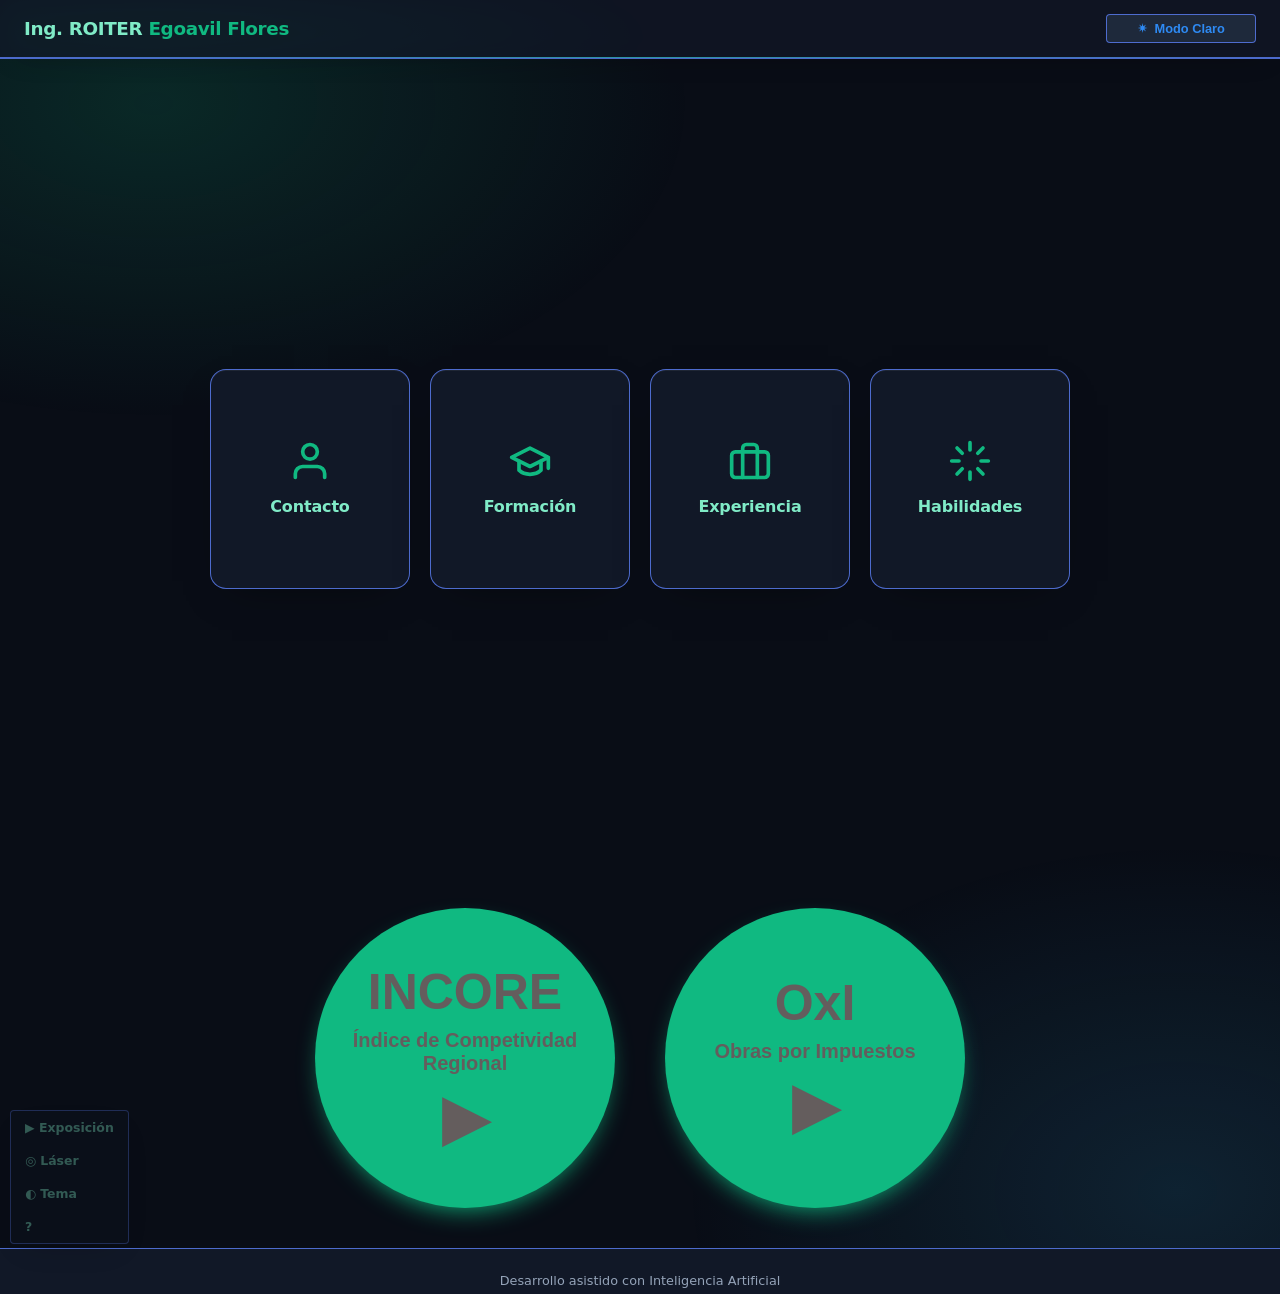
<file: index.html>
<!DOCTYPE html>
<html lang="es">

<head>
    <meta charset="UTF-8" />
    <meta name="viewport" content="width=device-width, initial-scale=1.0" />
    <title>Roiter Egoavil Flores</title>
    <meta name="description"
        content="Portal interactivo de análisis del Índice de Competitividad Regional (INCORE) de San Martín con comparativa regional." />

    <!-- Hoja de estilos exclusiva para esta página -->
    <link rel="stylesheet" href="./index.css" />
    <link rel="icon" type="image/png" href="favicon.png">
</head>

<body class="dark">

    <!-- ======================================================================
       CABECERA PERMANENTE (Siempre visible con botón de modo Claro/Oscuro)
       ====================================================================== -->
    <header class="header">
        <div class="header-container">
            <a href="/" class="brand-title">
                Ing. ROITER <span>Egoavil Flores</span>
            </a>

            <!-- Botón permanente de cambio de tema: siempre en la misma ubicación -->
            <button id="theme-toggle-btn" class="theme-toggle-btn" aria-label="Cambiar modo de iluminación">
                ☀️ <span>Modo Claro</span>
            </button>
        </div>
    </header>

    <!-- ======================================================================
       ESCENARIO INTERACTIVO: 4 TARJETAS CON EXPANSIÓN AL CENTRO (90% ALTURA)
       En reposo aparecen reducidas; al pasar el puntero, la tarjeta toma el centro.
       ====================================================================== -->
    <main class="main-container">
        <div class="cards-stage" id="cards-stage">

            <!-- ================================================================
           TARJETA 1: FOTO Y DATOS DE CONTACTO
           ================================================================ -->
            <article class="card" id="card-1" data-index="1">
                <!-- Vista Compacta (visible cuando la tarjeta está reducida) -->
                <div class="card-compact-header">
                    <img src="img/icono_contacto.svg" class="card-icon-img" alt="Icono Contacto" />
                    <h3 class="card-compact-title">Contacto</h3>
                </div>

                <!-- Vista Completa (se despliega al tomar el centro a 90% de altura) -->
                <div class="card-full-content">
                    <div class="card-full-header">
                        <img src="img/icono_contacto.svg" class="card-icon-img-large" alt="Icono Contacto" />
                        <h2 class="card-full-title">DATOS PERSONALES Y CONTACTO</h2>
                    </div>

                    <div class="avatar-wrapper">
                        <img id="profile-avatar-img" class="avatar-image" src="./img/perfil.jpg" alt="Foto de perfil" />
                        <div id="profile-avatar-fallback" class="avatar-fallback" style="display: none;">
                            R
                        </div>
                    </div>

                    <div class="contact-details">
                        <h1 class="person-name">ROITER</h1>
                        <p class="person-title">Egoavil Flores</p>

                        <h1 class="person-name">13 AÑOS</h1>
                        <p class="person-title">DE EXPERIENCIA GENERAL</p>

                        <div class="profile-summary-box">
                            <p>
                                Profesional con conocimiento y en promoción y
                                gestión de proyectos públicos privados mediante Obras por Impuestos, Asociaciones
                                Publico Privadas y Proyectos en Activos, elaboración de instrumentos de planeamiento
                                estratégico, construcción de escenarios proyección de indicadores, elaboración de
                                instrumentos de gestión de riesgo, gestión de espacios de concertación publico privados
                                multisectoriales, presupuesto por resultados y programas presupuestales, formulación en
                                propuestas de políticas públicas regionales.
                            </p>
                        </div>

                        <div class="contact-list">
                            <div class="contact-item">
                                <span class="contact-icon">☎︎</span>
                                <span class="contact-text">Cel.: 950 576 806</span>
                            </div>
                            <div class="contact-item">
                                <span class="contact-icon">✉︎</span>
                                <span class="contact-text">e-mail: RoiterEFM@gmail.com</span>
                            </div>
                        </div>

                    </div>
                </div>
            </article>

            <!-- ================================================================
           TARJETA 2: FORMACIÓN PROFESIONAL
           ================================================================ -->
            <article class="card" id="card-2" data-index="2">
                <!-- Vista Compacta -->
                <div class="card-compact-header">
                    <img src="img/icono_formacion.svg" class="card-icon-img" alt="Icono Formación" />
                    <h3 class="card-compact-title">Formación</h3>
                </div>

                <!-- Vista Completa (Centro 90% altura) -->
                <div class="card-full-content">
                    <div class="card-full-header">
                        <img src="img/icono_formacion.svg" class="card-icon-img-large" alt="Icono Formación" />
                        <h2 class="card-full-title">FORMACIÓN PROFESIONAL</h2>
                    </div>

                    <div class="timeline-list">
                        <div class="timeline-item">
                            <div class="timeline-head">TITULADO UNIVERSITARIO</div>
                            <div class="timeline-institution">Universidad Nacional Agraria de la Selva</div>
                            <p class="timeline-desc">Facultad de Recursos Naturales Renovables</p>
                        </div>

                        <div class="timeline-item">
                            <div class="timeline-head">02 CICLOS DE ESTUDIOS DE MAESTRÍA</div>
                            <div class="timeline-institution">Escuela de Posgrado de la Universidad Nacional Agraria de
                                la Selva</div>
                            <p class="timeline-desc">Agroecología - Gestión Ambiental</p>
                        </div>

                        <div class="timeline-item">
                            <div class="timeline-head">DIPLOMADOS</div>
                            <div class="timeline-institution">Proyectos de Inversión Pública</div>
                            <div class="timeline-institution">Obras por Impuestos</div>
                            <p class="timeline-desc">Otros cursos varios</p>
                        </div>
                    </div>
                </div>
            </article>

            <!-- ================================================================
           TARJETA 3: EXPERIENCIA PROFESIONAL
           ================================================================ -->
            <article class="card" id="card-3" data-index="3">
                <!-- Vista Compacta -->
                <div class="card-compact-header">
                    <img src="img/icono_experiencia.svg" class="card-icon-img" alt="Icono Experiencia" />
                    <h3 class="card-compact-title">Experiencia</h3>
                </div>

                <!-- Vista Completa (Centro 90% altura) -->
                <div class="card-full-content">
                    <div class="card-full-header">
                        <img src="img/icono_experiencia.svg" class="card-icon-img-large" alt="Icono Experiencia" />
                        <h2 class="card-full-title">EXPERIENCIA PROFESIONAL</h2>
                    </div>

                    <div class="timeline-list">
                        <div class="timeline-item">
                            <div class="timeline-head">09 MESES DE DOCENCIA UNIVERSITARIA EN LA UNAS
                            </div>
                            <div class="timeline-role">Docente auxiliar</div>
                            <p class="timeline-desc">Cursos de especializacion hidraulica, SIG, otros.</p>
                        </div>

                        <div class="timeline-item">
                            <div class="timeline-head">01 AÑO + 11 MESES EN LA AUTORIDAD REGIONAL AMBIENTAL
                            </div>
                            <div class="timeline-role">Proyecto de Formalización de la Propiedad Estatal en Lamas, Rioja
                                y San Martín</div>
                            <p class="timeline-desc">Técnico y Coordinador</p>
                        </div>

                        <div class="timeline-item">
                            <div class="timeline-head">02 AÑOS + 08 MESES EN LA SUBGERENCIA DE PLANEAMIENTO ESTRATÉGICO
                                Y ESTADÍSTICA REGIONAL - GRPyP - GRSM</div>
                            <div class="timeline-role">Elaboración del PDRC, PEI y POI</div>
                            <p class="timeline-desc">Consolidación de datos estadísticos a nivel regional</p>
                        </div>

                        <div class="timeline-item">
                            <div class="timeline-head">08 AÑOS + 5 MESES EN LA OFICINA DE PROMOCIÓN DE LA INVERSIÓN
                                PRIVADA SOSTENIBLE - GGR - GRSM </div>
                            <div class="timeline-role">Impulso de proyectos mediante Obras por Impuestos, Asociaciones
                                Público Privadasy Proyectos en Activos</div>
                            <p class="timeline-desc">Organizar la participación del GRSM en foros nacionales de
                                promoción de la inversión privada</p>
                        </div>

                        <div class="timeline-item">
                            <div class="timeline-head">02 MESES EN LA GERENCIA REGIONAL DE DESARROLLO ECONÓMICO - GRSM
                            </div>
                            <div class="timeline-role">Coordinador Territorial</div>
                            <p class="timeline-desc">Seguimiento de las inversiones y la operatividad de la Direcciones
                                Regionales (DIREPRO + DIRCETUR + DRASAM + DREM)</p>
                        </div>
                    </div>
                </div>
            </article>

            <!-- ================================================================
           TARJETA 4: HABILIDADES Y CONOCIMIENTOS
           ================================================================ -->
            <article class="card" id="card-4" data-index="4">
                <!-- Vista Compacta -->
                <div class="card-compact-header">
                    <img src="img/icono_habilidades.svg" class="card-icon-img" alt="Icono Habilidades" />
                    <h3 class="card-compact-title">Habilidades</h3>
                </div>

                <!-- Vista Completa (Centro 90% altura) -->
                <div class="card-full-content">
                    <div class="card-full-header">
                        <img src="img/icono_habilidades.svg" class="card-icon-img-large" alt="Icono Habilidades" />
                        <h2 class="card-full-title">HABILIDADES Y CONOCIMIENTOS</h2>
                    </div>

                    <div class="skills-block">
                        <div class="skill-category">
                            <span class="skill-label">PLANEAMIENTO ESTRATÉGICO</span>
                            <div class="skill-tags">
                                <span class="tag">Planes Regionales</span>
                                <span class="tag">Procesamiento Estadístico</span>
                                <span class="tag">Presupuesto por Resultados</span>
                            </div>
                        </div>

                        <div class="skill-category">
                            <span class="skill-label">PROMOCION DE LA INVERSIÓN PRIVADA</span>
                            <div class="skill-tags">
                                <span class="tag">Elaboración de bases para procesos de selección</span>
                                <span class="tag">Elaboración de flujos de caja de inversiones</span>
                                <span class="tag">Proyección de documentación técnica y adminsitrativa</span>
                            </div>
                        </div>

                        <div class="skill-category">
                            <span class="skill-label">MANEJO DE SOFTWARE ESPECIALIZADO</span>
                            <div class="skill-tags">
                                <span class="tag">SIG</span>
                                <span class="tag">CAD</span>
                                <span class="tag">Base de datos</span>
                                <span class="tag">Programación</span>
                            </div>
                        </div>
                    </div>
                </div>
            </article>

        </div>

        <div class="cta-container">
        <!-- Botón INCORE -->
            <button id="btn-iniciar-incore" class="cta-button">
                <span class="titMay">INCORE</span>
                <span class="titMid">Índice de Competividad Regional</span>
                <span class="titMen">▶︎</span>
            </button>

            <!-- Botón OxI -->
            <button id="btn-iniciar-oxi" class="cta-button">
                <span class="titMay">OxI</span>
                <span class="titMid">Obras por Impuestos</span>
                <span class="titMen">▶︎</span>
            </button>
        </div>
    </main>

    <!-- ======================================================================
       PIE DE PÁGINA (FOOTER)
       ====================================================================== -->
    <footer class="footer">
        Desarrollo asistido con Inteligencia Artificial
    </footer>

    <!-- Script exclusivo en JavaScript para esta página -->
    <script type="module" src="index.js"></script>
    <script src="presentation.js" defer></script>
</body>

</html>
</file>
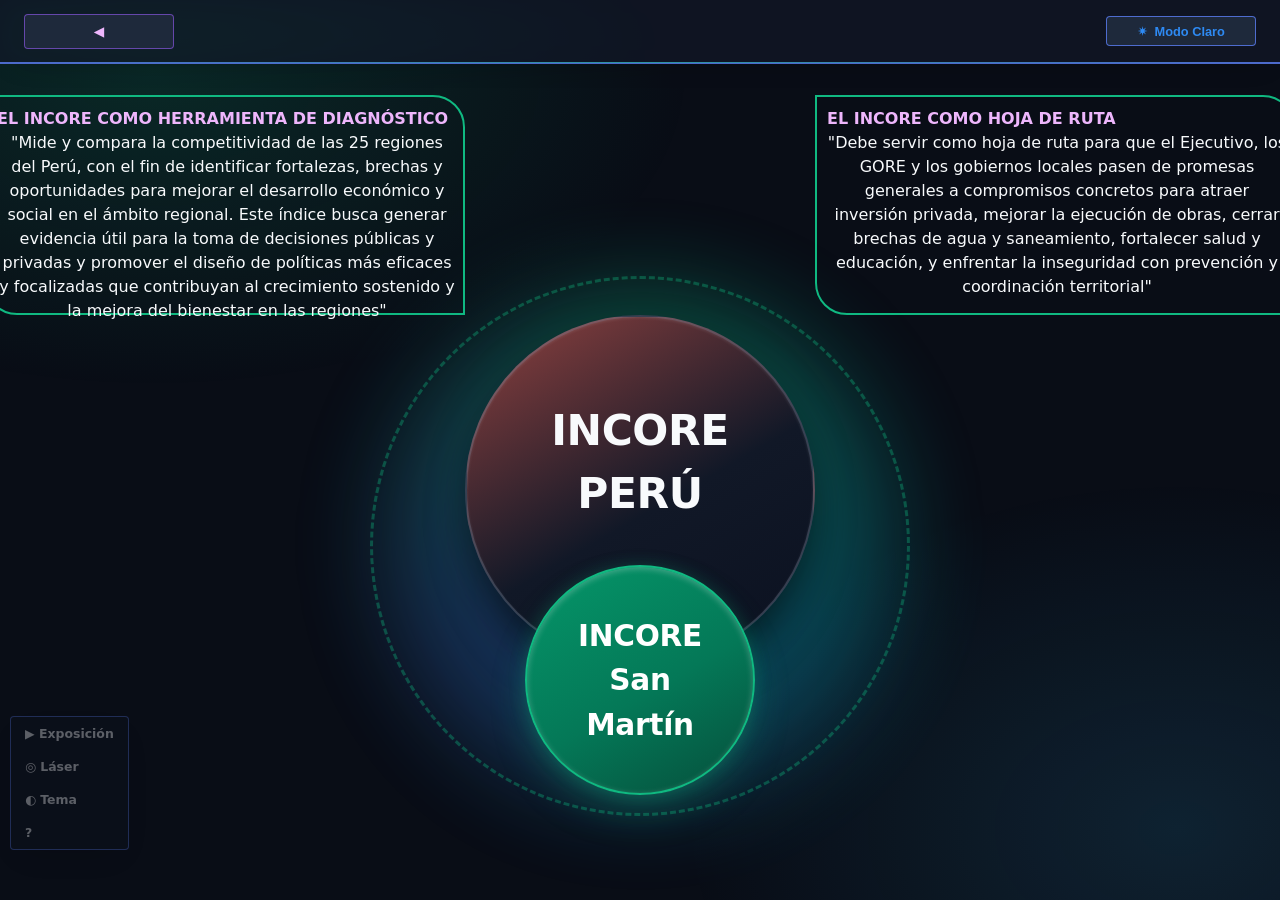
<file: incore.html>
<!DOCTYPE html>
<html lang="es">

<head>
  <meta charset="UTF-8" />
  <meta name="viewport" content="width=device-width, initial-scale=1.0" />
  <title>INCORE</title>
  <meta name="description"
    content="Nodo central interactivo del Índice de Competitividad Regional (INCORE) - San Martín." />

  <!-- Hoja de estilos exclusiva para esta página -->
  <link rel="stylesheet" href="./incore.css" />
  <link rel="icon" type="image/png" href="favicon.png">
</head>

<body class="dark">

  <!-- ======================================================================
       CABECERA MINIMALISTA
       Solo botón Atrás y botón permanente de modo Claro/Oscuro
       ====================================================================== -->
  <header class="header">
    <div class="header-container">
      <div class="header-left">
        <a href="./index.html" class="btn-back">
          ◀︎
        </a>
      </div>

      <div class="header-right">
        <!-- Botón permanente de cambio de tema: siempre en la misma ubicación -->
        <button id="theme-toggle-btn" class="theme-toggle-btn" aria-label="Cambiar modo de iluminación">
          ☀️ <span>Modo Claro</span>
        </button>
      </div>
    </div>
  </header>

  <!-- ======================================================================
       ESCENARIO CENTRAL: 2 CÍRCULOS CON HALO DINÁMICO Y ROTATORIO
       ====================================================================== -->
  <main class="center-stage">

    <div class="definitios">
      <div class="definition-first">
        <span class="def-label">EL INCORE COMO HERRAMIENTA DE DIAGNÓSTICO</span>
        <p class="def-tags">
          "Mide y compara la competitividad de las 25 regiones del Perú, con el fin de identificar fortalezas,
          brechas y oportunidades para mejorar el desarrollo económico y social en el ámbito regional. Este índice busca
          generar evidencia útil para la toma de decisiones públicas y privadas y promover el diseño de políticas más
          eficaces y focalizadas que contribuyan al crecimiento sostenido y la mejora del bienestar en las regiones"
        </p>
      </div>

      <div class="definition-second">
        <span class="def-label">EL INCORE COMO HOJA DE RUTA</span>
        <p class="def-tags">
          "Debe servir como hoja de ruta para que el Ejecutivo, los GORE y los gobiernos locales
          pasen de promesas generales a compromisos concretos para atraer inversión privada, mejorar la ejecución de
          obras, cerrar brechas de agua y saneamiento, fortalecer salud y educación, y enfrentar la inseguridad con
          prevención y coordinación territorial"
        </p>
      </div>
    </div>

    <div class="halo-system-container">
      <!-- Halo dinámico rotatorio sutil de fondo -->
      <div class="rotating-halo-glow"></div>
      <div class="rotating-halo-orbit"></div>

      <!-- Estructura de los 2 Círculos Superpuestos -->
      <div class="dual-circles-node" id="central-core">

        <!-- CÍRCULO PRINCIPAL: INCORE PERÚ -->
        <div class="circle circle-main" id="circle-peru">
          <div class="circle-inner-glass">
            <span class="circle-label">INCORE</span>
            <span class="circle-label">PERÚ</span>
          </div>
        </div>

        <!-- CÍRCULO SECUNDARIO SUPERPUESTO: San Martín -->
        <div class="circle circle-sub" id="circle-san-martin">
          <div class="circle-inner-glass">
            <span class="circle-label-sub">INCORE</span>
            <span class="circle-label-sub">San Martín</span>
          </div>
        </div>
      </div>
    </div>
  </main>

  <!-- Script exclusivo en JavaScript para esta página -->
  <script type="module" src="./incore.js"></script>
  <script src="./presentation.js" defer></script>
</body>

</html>
</file>
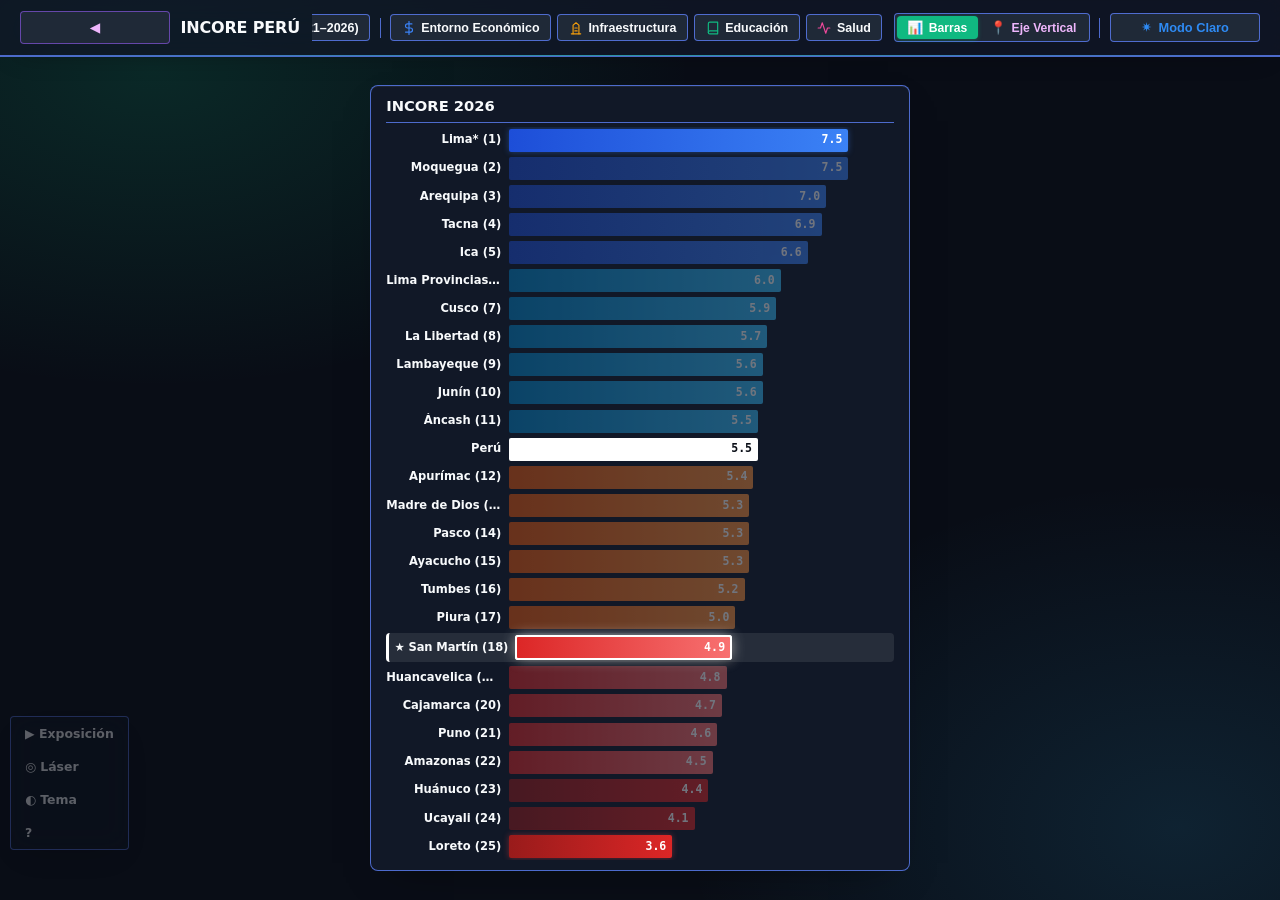
<file: incorePeru.html>
<!DOCTYPE html>
<html lang="es">
<head>
  <meta charset="UTF-8" />
  <meta name="viewport" content="width=device-width, initial-scale=1.0" />
  <title>INCORE | Perú </title>
  <meta name="description" content="Portal de análisis comparativo regional INCORE Perú multianual y por pilares." />
  
  <!-- Hoja de estilos exclusiva para esta página -->
  <link rel="stylesheet" href="incorePeru.css" />
  <link rel="icon" type="image/png" href="favicon.png">

</head>
<body class="dark">

  <!-- ======================================================================
       CABECERA PERMANENTE CON SELECTOR DE VISTAS Y PILARES
       Solo 2026, 6 Pilares, Volver y Modo Claro/Oscuro
       ====================================================================== -->
  <header class="header">
    <div class="header-container">
      <div class="header-left">
        <a href="incore.html" class="btn-back" title="Volver al nodo central">
          ◀︎
        </a>
        <span class="header-title">INCORE PERÚ</span>
      </div>

      <!-- Selector en banda superior: Solo 2026 + Botón para cada pilar -->
      <nav class="view-selector-nav" id="view-selector-nav" aria-label="Selector de Pilares e INCORE">
        <button id="btn-view-solo-2026" class="nav-btn active" data-view="solo-2026" title="Visualizar clasificación general INCORE 2026">
          <span class="nav-btn-icon">⭐</span>
          <span class="nav-btn-text">Solo 2026</span>
        </button>

        <button id="btn-view-incore-hist" class="nav-btn" data-view="incore-general" title="Visualizar histórico general INCORE 2021 al 2026">
          <span class="nav-btn-icon">📈</span>
          <span class="nav-btn-text">INCORE (2021–2026)</span>
        </button>

        <span class="nav-separator" aria-hidden="true"></span>

        <button id="btn-pilar-entorno-economico" class="nav-btn" data-view="pilar-entorno-economico" title="Pilar Entorno Económico">
          <img src="img/pilar_economico.svg" alt="" class="nav-pilar-icon" />
          <span class="nav-btn-text">Entorno Económico</span>
        </button>

        <button id="btn-pilar-infraestructura" class="nav-btn" data-view="pilar-infraestructura" title="Pilar Infraestructura">
          <img src="img/pilar_infraestructura.svg" alt="" class="nav-pilar-icon" />
          <span class="nav-btn-text">Infraestructura</span>
        </button>

        <button id="btn-pilar-educacion" class="nav-btn" data-view="pilar-educacion" title="Pilar Educación">
          <img src="img/pilar_educacion.svg" alt="" class="nav-pilar-icon" />
          <span class="nav-btn-text">Educación</span>
        </button>

        <button id="btn-pilar-salud" class="nav-btn" data-view="pilar-salud" title="Pilar Salud">
          <img src="img/pilar_salud.svg" alt="" class="nav-pilar-icon" />
          <span class="nav-btn-text">Salud</span>
        </button>

        <button id="btn-pilar-laboral" class="nav-btn" data-view="pilar-laboral" title="Pilar Laboral">
          <img src="img/pilar_laboral.svg" alt="" class="nav-pilar-icon" />
          <span class="nav-btn-text">Laboral</span>
        </button>

        <button id="btn-pilar-instituciones" class="nav-btn" data-view="pilar-instituciones" title="Pilar Instituciones">
          <img src="img/pilar_instituciones.svg" alt="" class="nav-pilar-icon" />
          <span class="nav-btn-text">Instituciones</span>
        </button>
      </nav>

      <div class="header-right">
        <!-- Selector de Estilo de Gráficos (Estilo 1: Barras / Estilo 2: Eje Vertical) -->
        <div class="style-toggle-container" id="style-toggle-container" role="radiogroup" aria-label="Estilo de gráficos">
          <button id="btn-style-bars" class="btn-style-pill active" data-style="bars" title="Estilo 1: Barras horizontales clásicas">
            <span class="style-pill-icon">📊</span>
            <span class="style-pill-text">Barras</span>
          </button>
          <button id="btn-style-vertical" class="btn-style-pill" data-style="vertical" title="Estilo 2: Eje Vertical de puntos con etiquetas alternadas">
            <span class="style-pill-icon">📍</span>
            <span class="style-pill-text">Eje Vertical</span>
          </button>
        </div>

        <span class="header-divider" aria-hidden="true"></span>

        <!-- Botón permanente de cambio de tema: siempre en la misma ubicación -->
        <button id="theme-toggle-btn" class="theme-toggle-btn" aria-label="Cambiar modo de iluminación">
          ☀️ <span>Modo Claro</span>
        </button>
      </div>
    </div>
  </header>

  <!-- ======================================================================
       ESCENARIO DINÁMICO DE PRESENTACIÓN (UNA SOLA FILA A 95% DE ALTURA)
       Sin etiquetas externas, solo títulos de gráficos
       ====================================================================== -->
  <main class="presentation-viewport" id="viewport">
    <!-- Contenedor de la única fila de gráficos seleccionada -->
    <div class="single-row-stage" id="charts-stage"></div>
  </main>

  <!-- Script exclusivo en JavaScript para esta página -->
  <script type="module" src="incorePeru.js"></script>
  <script src="presentation.js" defer></script>
</body>
</html>
</file>
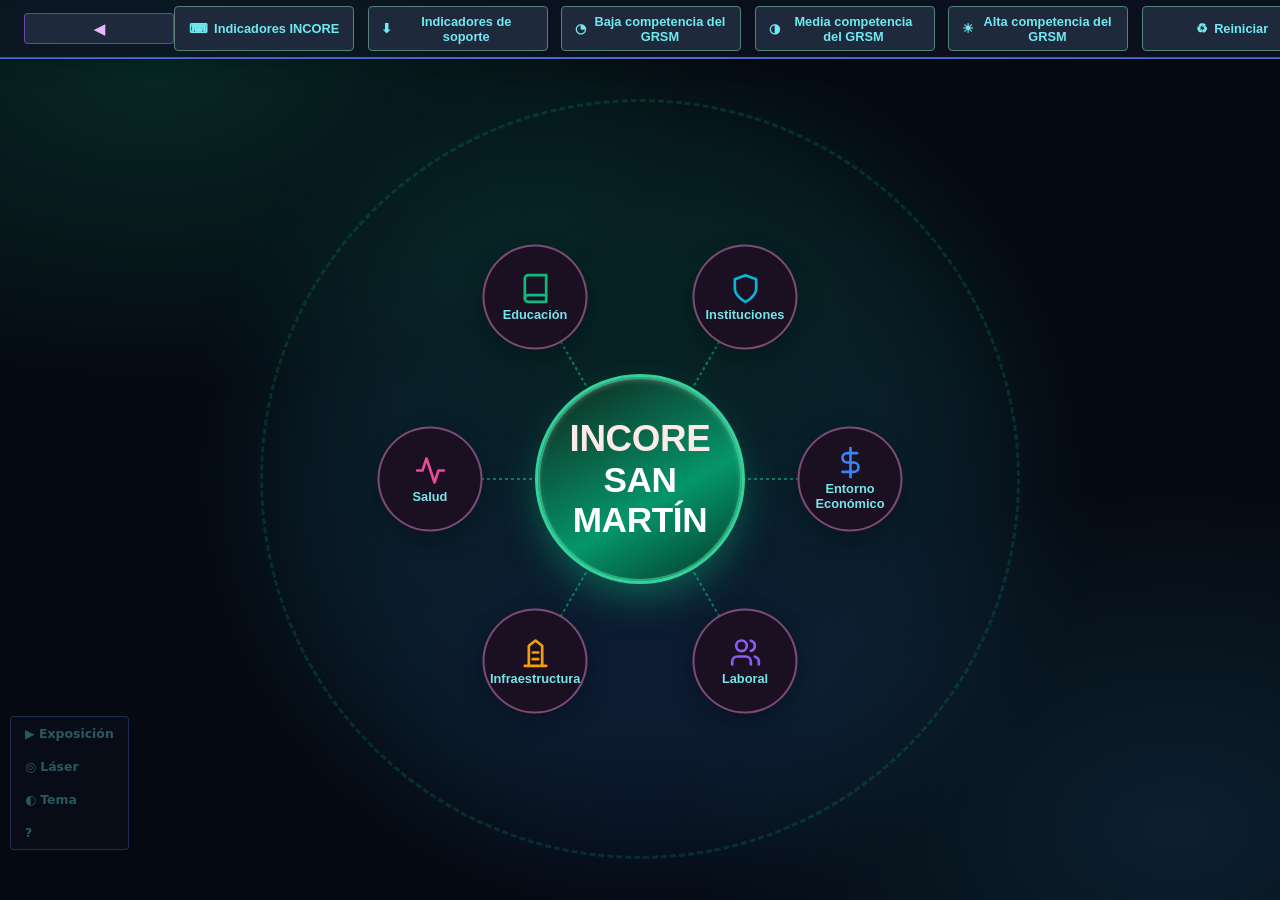
<file: incoreSanMartin.html>
<!DOCTYPE html>
<html lang="es">

<head>
  <meta charset="UTF-8" />
  <meta name="viewport" content="width=device-width, initial-scale=1.0" />
  <title>INCORE | San Martín</title>
  <meta name="description"
    content="Red orbital interactiva de los 6 pilares y 42 indicadores del INCORE San Martín con análisis multianual y variables relacionadas." />

  <!-- Hoja de estilos exclusiva para la vista San Martín -->
  <link rel="stylesheet" href="./incoreSanMartin.css" />
  <link rel="icon" type="image/png" href="favicon.png">

</head>

<body class="dark">

  <!-- ======================================================================
       CABECERA MINIMALISTA Y DE CONTROL
       ====================================================================== -->
  <header class="header">
    <div class="header-container">
      <div class="header-left">
        <a href="incore.html" class="btn-back" title="Volver al Portal INCORE">
          ◀︎
        </a>
      </div>

      <div class="header-center" id="header-center-tools">
        <!-- Botón Indicadores INCORE -->
        <button id="btn-indicators-incore" class="tool-btn" title="Muestra los indicadores del INCORE">
          <span class="tool-icon">⌨︎</span>
          <span>Indicadores INCORE</span>
        </button>

        <!-- Botón Indicadores de base -->
        <button id="btn-indicadores-base" class="tool-btn" title="Muestra los indicadores de soporte">
          <span class="tool-icon">⬇︎</span>
          <span>Indicadores de soporte</span>
        </button>

        <!-- Botones de realce por nivel de competencia del Gobierno Regional (se pueden combinar) -->
        <button id="btn-highlight-control-1" class="tool-btn"
          title="Realzar indicadores con Baja competencia del Gobierno Regional (Nivel 1)">
          <span class="tool-icon">◔</span>
          <span>Baja competencia del GRSM</span>
        </button>

        <button id="btn-highlight-control-2" class="tool-btn"
          title="Realzar indicadores con Media competencia del Gobierno Regional (Nivel 2)">
          <span class="tool-icon">◑</span>
          <span>Media competencia del GRSM</span>
        </button>

        <!-- Botón de realce de nivel de control del Gobierno Regional -->
        <button id="btn-highlight-control" class="tool-btn"
          title="Realzar indicadores con Alto Control del Gobierno Regional (Nivel 3)">
          <span class="tool-icon">☀︎</span>
          <span>Alta competencia del GRSM</span>
        </button>

        <!-- Botón para reiniciar vista orbital -->
        <button id="btn-reset-view" class="tool-btn" title="Volver al centro del mapa orbital">
          <span class="tool-icon">♻︎</span>
          <span>Reiniciar</span>
        </button>
      </div>

      <div class="header-right">
        <!-- Botón permanente de cambio de tema: siempre en la misma ubicación -->
        <button id="theme-toggle-btn" class="theme-toggle-btn" aria-label="Cambiar modo de iluminación">
          ✴︎ <span>Modo Claro</span>
        </button>
      </div>
    </div>
  </header>

  <!-- ======================================================================
       ESCENARIO PRINCIPAL: RED ORBITAL Y PANELES DINÁMICOS
       ====================================================================== -->
  <main class="main-universe" id="main-universe">

    <!-- Halos de iluminación dinámica de fondo -->
    <div class="universe-halo universe-halo-glow" id="universe-halo-glow"></div>
    <div class="universe-halo universe-halo-orbit" id="universe-halo-orbit"></div>

    <!-- NÚCLEO ORBITAL (SISTEMA DE ESFERAS Y RED DE 42 INDICADORES) -->
    <div class="orbital-system" id="orbital-system">

      <!-- Lienzo SVG con coordenadas locales internas (800x800) para conectores exactos que nunca se desprenden -->
      <svg class="orbital-svg-lines" id="orbital-svg-lines" viewBox="0 0 800 800"
        xmlns="http://www.w3.org/2000/svg"></svg>

      <!-- Esfera San Martín (Núcleo central y detonador exclusivo del sistema) -->
      <div class="sphere sphere-san-martin" id="circle-san-martin"
        title="Haz clic en San Martín para desplegar los indicadores principales">
        <div class="sphere-pulse-ring"></div>
        <div class="sphere-inner">
          <span class="sphere-label-incore">INCORE</span>
          <span class="sphere-label-sm">SAN MARTÍN</span>
        </div>
      </div>

      <!-- Contenedor dinámico de los 6 Pilares Orbitales -->
      <div class="pillars-orbit-layer" id="pillars-orbit-layer"></div>

      <!-- Contenedor dinámico de los 42 Indicadores Principales -->
      <div class="indicators-orbit-layer" id="indicators-orbit-layer"></div>

    </div>

    <!-- ======================================================================
         PANEL SUPERIOR DERECHO / ÁREA UNIFICADA DE GRÁFICAS Y TARJETAS
         (Centrado verticalmente, más ancho para aprovechar el espacio)
         ====================================================================== -->
    <aside class="panel-top-right" id="panel-top-right">
      <div class="panel-card glass-panel" id="main-indicator-card">

        <!-- Cabecera del Indicador Seleccionado -->
        <div class="indicator-header">
          <div class="indicator-tags-row">
            <span class="pilar-badge" id="chart-pilar-badge">Entorno Económico</span>
            <span class="control-badge" id="chart-control-badge"
              title="Nivel de Control por el Gobierno Regional">Control 2 · Medio</span>
          </div>
          <h2 class="indicator-title" id="chart-indicator-title">1.1 PBI real en logaritmos</h2>
          <span class="unit-badge" id="chart-unit-badge">Unidad: Logaritmo</span>
        </div>

        <!-- Métricas comparativas rápidas 2025 -->
        <div class="metrics-strip" id="metrics-strip">
          <div class="metric-item">
            <span class="metric-lbl">San Martín</span>
            <span class="metric-val val-sm" id="val-sm-current">-</span>
          </div>
          <div class="metric-item">
            <span class="metric-lbl">Perú</span>
            <span class="metric-val val-pe" id="val-pe-current">-</span>
          </div>
          <div class="metric-item">
            <span class="metric-lbl">Variación</span>
            <span class="metric-val val-trend" id="val-trend-current">-</span>
          </div>
        </div>

        <!-- Contenedor del Gráfico Evolutivo Principal (2015 - 2025) -->
        <div class="chart-wrapper" id="main-chart-wrapper">
          <div class="chart-legend">
            <span class="legend-chip chip-sm"><span class="legend-dot dot-sm"></span> San Martín</span>
            <span class="legend-chip chip-pe"><span class="legend-dot dot-pe"></span> Perú</span>
          </div>
          <div class="svg-chart-container" id="main-svg-chart-container">
            <!-- Gráfico SVG renderizado dinámicamente -->
          </div>
        </div>

        <!-- ==================================================================
             SECCIÓN DE VARIABLES RELACIONADAS: DENTRO DE PANEL-TOP-RIGHT,
             DEBAJO DEL GRÁFICO PRINCIPAL
             ================================================================== -->
        <section class="related-section-under-chart" id="related-section-under-chart">

          <!-- MODO A: TARJETAS DE VARIABLES RELACIONADAS -->
          <div class="related-cards-view" id="related-cards-view">
            <div class="cards-view-header">
              <div class="cards-header-info">
                <span class="deck-count-pill" id="deck-count-pill">0 vinculadas</span>
              </div>
            </div>

            <!-- Contenedor de Tarjetas debajo del gráfico -->
            <div class="cards-track" id="cards-track">
              <!-- Tarjetas renderizadas dinámicamente desde /DATA -->
            </div>
          </div>

          <!-- MODO B: GRÁFICO DE VARIABLE RELACIONADA SELECCIONADA + CONTROL DEL EXPOSITOR -->
          <div class="related-chart-view" id="related-chart-view" style="display: none;">

            <!-- Barra de Controles para el Expositor -->
            <div class="related-toolbar">
              <button id="btn-back-to-cards" class="btn-return-cards" title="Regresar a las tarjetas">
                ◀︎
              </button>

              <div class="related-meta-center">
                <span class="step-indicator" id="related-step-indicator">Variable 1 de 2</span>
              </div>
            </div>

            <div class="related-variable">
              <h4 class="related-active-title" id="related-active-title">PBI a precios constantes</h4>
              <span class="related-active-unit" id="related-active-unit">S/ Millones 2007</span>
            </div>

            <!-- Gráfico Evolutivo de la Variable Relacionada (2015-2025) -->
            <div class="related-chart-body">
              <div class="chart-wrapper-secondary" id="secondary-chart-wrapper">
                <div class="chart-legend-secondary">
                  <span class="legend-chip chip-sm"><span class="legend-dot dot-sm"></span> San Martín</span>
                  <span class="legend-chip chip-pe"><span class="legend-dot dot-pe"></span> Perú</span>
                </div>

                <div class="svg-chart-container-secondary" id="secondary-svg-chart-container">
                  <!-- Gráfico SVG de la variable relacionada -->
                </div>

                <div class="nav-secondary-var" id="secondary-nav">
                  <button id="btn-chevron-prev-var" class="chevron-ribbon-btn" title="Regresar a las tarjetas">
                    ⏮︎
                  </button>
                  <button id="btn-chevron-next-var" class="chevron-ribbon-btn" title="Regresar a las tarjetas">
                    ⏭︎
                  </button>
                </div>
              </div>
            </div>
          </div>
        </section>
      </div>
    </aside>
  </main>

  <!-- Script con toda la lógica orbital exclusiva de San Martín -->
  <script type="module" src="incoreSanMartin.js"></script>
  <script src="presentation.js" defer></script>
</body>

</html>
</file>
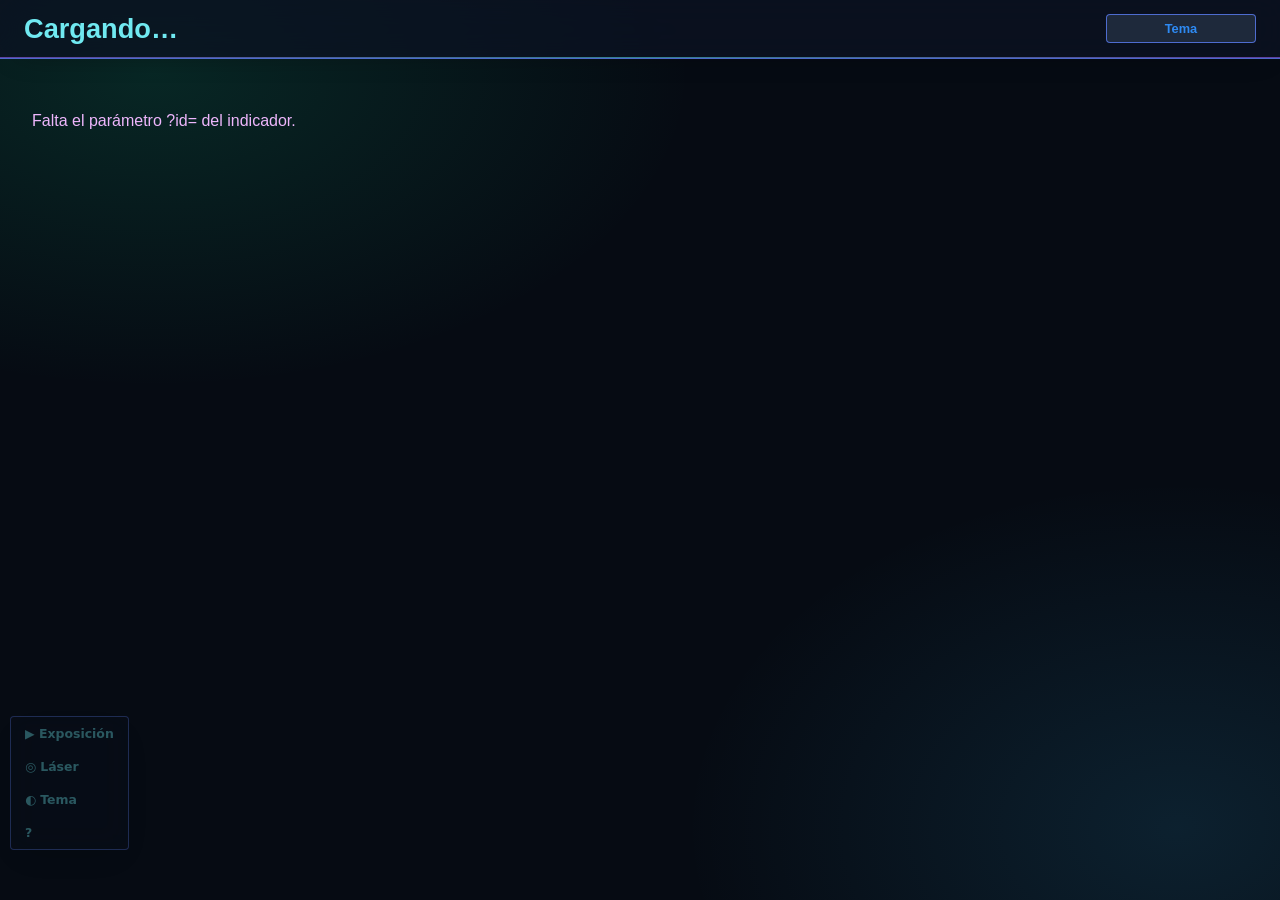
<file: mapa.html>
<!DOCTYPE html>
<html lang="es">

<head>
  <meta charset="UTF-8" />
  <meta name="viewport" content="width=device-width, initial-scale=1.0" />
  <title>INCORE | San Martín</title>
  <link rel="stylesheet" href="incoreSanMartin.css" />
  <link rel="icon" type="image/png" href="favicon.png">

  <style>
    body {
      height: 100vh;
      overflow: hidden;
      display: flex;
      flex-direction: column;
    }

    #info {
      padding: .7rem 1.4rem;
      display: flex;
      gap: 1.2rem;
      align-items: baseline;
      flex-wrap: wrap;
    }

    #ttl {
      font-size: 1.7rem;
      font-weight: 800;
    }

    #anio {
      font-size: 5rem;
      font-weight: 800;
      color: rgb(143, 216, 161);;
    }

    #sub {
      color: var(--text-muted);
      font-size: .85rem;
    }

    #stage {
      flex: 1;
      min-height: 0;
      position: relative;
      display: flex;
    }

    #map {
      flex: 1;
      min-width: 0;
    }

    #map path {
      stroke: var(--bg-page);
      stroke-width: 1;
      vector-effect: non-scaling-stroke;
      transition: filter .15s;
      cursor: pointer;
    }

    #map path:hover {
      stroke: var(--text-main);
      stroke-width: 3;
      filter: brightness(1.15);
    }

    #side {
      width: 300px;
      padding: 1rem;
      display: flex;
      flex-direction: column;
      gap: .6rem;
      font-size: .8rem;
    }

    #ramp {
      height: 14px;
      border-radius: 7px;
      background: linear-gradient(90deg, hsl(221, 46%, 88%), hsl(239, 58%, 64%), hsl(234, 78%, 49%));
    }

    #ramp-l {
      display: flex;
      justify-content: space-between;
      color: var(--text-muted);
    }

    #tip {
      position: fixed;
      pointer-events: none;
      display: none;
      z-index: 50;
      background: var(--bg-card);
      border: 1px solid var(--accent);
      border-radius: 8px;
      padding: .4rem .7rem;
      font-size: .8rem;
      box-shadow: 0 8px 24px rgba(0, 0, 0, .4);
    }

    #msg {
      padding: 2rem;
      color: var(--text-muted);
    }
  </style>
</head>

<body class="dark">
  <header class="header">
    <div class="header-container">
      <div id="ttl">Cargando…</div>
      <button id="theme-toggle-btn" class="theme-toggle-btn">Tema</button>
    </div>
  </header>
  <div id="info"><span id="sub"></span></div>
  <div id="stage">
    <svg id="map" preserveAspectRatio="xMidYMid meet"></svg>
    <aside id="side">
      <strong id="unit"></strong>
      <div id="ramp"></div>
      <div id="ramp-l"><span>Peor</span><span>Mejor</span></div>
      <div id="range" style="color:var(--text-muted)"></div>
      <div id="anio">2025</div>
    </aside>
  </div>
  <div id="tip"></div>
  <div id="msg" style="display:none"></div>

  <script>
    // ---- Ajusta aquí los nombres de campos de tu shapefile (después de convertirlo) ----
    const FIELD_UBIGEO = ['UBIGEO', 'IDDIST', 'ubigeo'];
    const FIELD_NAME = ['DISTRITO', 'NOMBDIST', 'distrito'];
    const PATH_GEOJSON = 'data/distritos.geojson';
    const PATH_VALUES = id => `data/distritos/${id}.txt`;   // Ubigeo \t Distrito \t Valor
    const PATH_META = 'data/datos_incore_sanmartin.txt';

    const $ = id => document.getElementById(id);
    // Busca el campo sin distinguir mayúsculas/minúsculas (Ubigeo = UBIGEO = ubigeo)
    const pick = (p, keys) => {
      const low = Object.fromEntries(Object.keys(p).map(k => [k.toLowerCase(), p[k]]));
      for (const k of keys) { const v = low[k.toLowerCase()]; if (v != null && String(v).trim() !== '') return String(v).trim(); }
      return '';
    };
    const num = s => { const t = String(s).replace(/\s/g, '').replace(',', '.'); return /^-?\d+(\.\d+)?$/.test(t) ? parseFloat(t) : NaN; }; // '-' o vacío => sin dato
    const fmt = v => v.toLocaleString('es-PE', { maximumFractionDigits: Math.abs(v) >= 1000 ? 0 : 2 });

    // Tema compartido con el resto de la app
    const dark = (localStorage.getItem('incore_theme') || 'dark') === 'dark';
    document.body.classList.toggle('dark', dark);
    $('theme-toggle-btn').onclick = () => { localStorage.setItem('incore_theme', document.body.classList.toggle('dark') ? 'dark' : 'light'); };

    (async () => {
      const id = new URLSearchParams(location.search).get('id');
      const fail = t => { $('msg').style.display = 'block'; $('msg').textContent = t; $('stage').style.display = 'none'; };
      if (!id) return fail('Falta el parámetro ?id= del indicador.');

      try {
        // Metadatos del indicador (nombre, unidad, sentido) desde la tabla principal
        const meta = (await (await fetch(PATH_META)).text()).split(/\r?\n/).map(l => l.split('\t').map(c => c.trim())).find(c => c[2] === id);
        if (!meta) return fail(`El indicador ${id} no existe en datos_incore_sanmartin.txt`);
        const [, , , , unidad, nombre, , , , , sentido] = meta;
        const creciente = (sentido || '').toLowerCase().startsWith('crec');
        $('ttl').textContent = nombre; $('unit').textContent = unidad;
        $('sub').textContent = `Sentido de mejora: ${creciente ? 'CRECIENTE (mayor valor = mejor)' : 'DECRECIENTE (menor valor = mejor)'}`;

        // Valores por distrito (tolera BOM, separador tab / ; / coma, y valida la respuesta)
        const url = PATH_VALUES(id);
        const res = await fetch(url);
        if (!res.ok) return fail(`No se encontró el archivo de valores: ${url} (HTTP ${res.status}). Debe estar en /DATA/distritos/${id}.txt`);
        const raw = (await res.text()).replace(/^\uFEFF/, '');
        const lines = raw.split(/\r?\n/).filter(l => l.trim());
        const sep = /\t/.test(lines[0] || '') ? '\t' : /;/.test(lines[0] || '') ? ';' : ',';
        const digits = x => String(x).replace(/\D/g, '').padStart(6, '0');
        const vals = new Map();
        lines.slice(1).forEach(l => {
          const c = l.split(sep).map(x => x.trim());
          if (c.length >= 3 && c[0]) vals.set(digits(c[0]), { name: c[1], v: num(c[c.length - 1]) });
        });
        console.log(`[MAPA ${id}] ${url} · separador "${sep === '\t' ? 'TAB' : sep}" · ${vals.size} filas · ejemplo:`, [...vals.entries()][0]);
        if (vals.size === 0) return fail(`El archivo ${url} no tiene filas válidas. Primeros caracteres recibidos: "${raw.slice(0, 80).replace(/\s+/g, ' ')}"`);
        const nums = [...vals.values()].map(o => o.v).filter(v => !isNaN(v));
        const min = Math.min(...nums), max = Math.max(...nums);
        $('range').textContent = `Mínimo: ${fmt(min)} | Máximo: ${fmt(max)}`;
        //$('ramp-l').innerHTML = creciente ? `<span>${fmt(min)}</span><span>${fmt(max)}</span>` : `<span>${fmt(max)}</span><span>${fmt(min)}</span>`;
        $('ramp-l').innerHTML = `<span>${fmt(min)}</span><span>${fmt(max)}</span>`;
        // Rampa: verde = mejor. creciente → mayor=verde ; decreciente → menor=verde
        const color = v => {
          let t = (v - min) / (max - min || 1);
          //if (!creciente) t = 1 - t;

          // Definición de tus 3 colores [H, S, L]
          const c1 = [221, 46, 88];
          const c2 = [239, 58, 64];
          const c3 = [234, 78, 49];

          let h, s, l;

          // 2. Interpolación por tramos
          if (t <= 0.5) {
            // Primer tramo: de c1 a c2 (mapeamos t de [0, 0.5] a)
            let tTramo = t * 2;
            h = c1[0] + (c2[0] - c1[0]) * tTramo;
            s = c1[1] + (c2[1] - c1[1]) * tTramo;
            l = c1[2] + (c2[2] - c1[2]) * tTramo;
          } else {
            // Segundo tramo: de c2 a c3 (mapeamos t de [0.5, 1] a)
            let tTramo = (t - 0.5) * 2;
            h = c2[0] + (c3[0] - c2[0]) * tTramo;
            s = c2[1] + (c3[1] - c2[1]) * tTramo;
            l = c2[2] + (c3[2] - c2[2]) * tTramo;
          }
          return `hsl(${Math.round(h)}, ${Math.round(s)}%, ${Math.round(l)}%)`;
          //return `hsl(${Math.round(120 * t)},70%,45%)`;
        };

        // Geometría y proyección simple (equirectangular corregida por latitud)
        const gj = await (await fetch(PATH_GEOJSON)).json();
        const rings = f => f.geometry.type === 'Polygon' ? [f.geometry.coordinates] : f.geometry.coordinates;
        let x0 = 1e9, x1 = -1e9, y0 = 1e9, y1 = -1e9;
        gj.features.forEach(f => rings(f).forEach(p => p[0].forEach(([x, y]) => { x0 = Math.min(x0, x); x1 = Math.max(x1, x); y0 = Math.min(y0, y); y1 = Math.max(y1, y); })));
        const k = Math.cos(((y0 + y1) / 2) * Math.PI / 180);
        const P = ([x, y]) => `${((x - x0) * k).toFixed(4)},${(y1 - y).toFixed(4)}`;
        const svg = $('map'); svg.setAttribute('viewBox', `-0.02 -0.02 ${(x1 - x0) * k + 0.04} ${y1 - y0 + 0.04}`);

        const tip = $('tip');
        let matched = 0;
        gj.features.forEach(f => {
          const ub = digits(pick(f.properties, FIELD_UBIGEO)), d = vals.get(ub);
          const el = document.createElementNS('http://www.w3.org/2000/svg', 'path');
          el.setAttribute('d', rings(f).map(poly => poly.map(r => 'M' + r.map(P).join('L') + 'Z').join('')).join(''));
          el.setAttribute('fill', d && !isNaN(d.v) ? color(d.v) : 'rgba(90, 85, 85, 0.05)');
          if (d) matched++;
          const label = `<b>${pick(f.properties, FIELD_NAME) || (d && d.name) || ub}</b><br>${d && !isNaN(d.v) ? fmt(d.v) + ' ' + unidad : 'Sin dato'}`;
          el.onmousemove = e => { tip.style.display = 'block'; tip.innerHTML = label; tip.style.left = e.clientX + 14 + 'px'; tip.style.top = e.clientY + 14 + 'px'; };
          el.onmouseleave = () => tip.style.display = 'none';
          svg.appendChild(el);
        });
        console.log(`[MAPA ${id}] distritos con coincidencia: ${matched} de ${gj.features.length}`);
        if (matched === 0) $('sub').textContent += ' · ⚠ Ningún UBIGEO del txt coincide con el GeoJSON (revisa la consola F12)';
      } catch (e) { console.error(e); fail('No se pudo cargar el mapa: ' + e.message); }
    })();
  </script>
  <script src="presentation.js" defer></script>
</body>

</html>
</file>
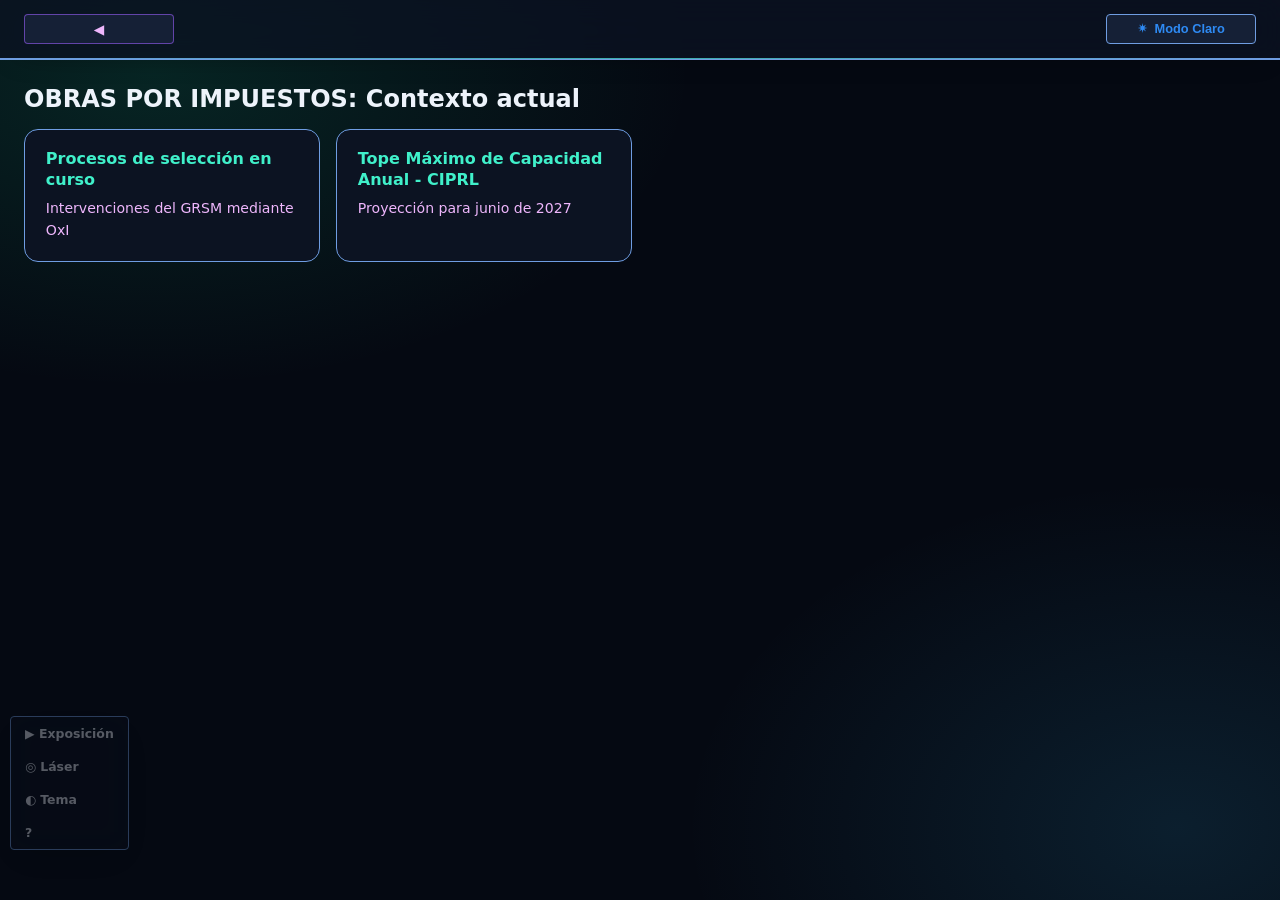
<file: oxiEscenarios.html>
<!DOCTYPE html>
<html lang="es">

<head>
  <meta charset="UTF-8" />
  <meta name="viewport" content="width=device-width, initial-scale=1.0" />
  <title>OxI | Contexto actual y escenarios</title>
  <link rel="stylesheet" href="oxi.css" />
  <link rel="icon" type="image/png" href="favicon.png">

</head>

<body class="dark" data-page="escenarios">
  <header class="header">
    <div class="header-container">
      <div class="header-left">
        <a href="oxi.html" class="btn-back" title="Volver">◀︎</a>
      </div>
      <button id="theme-toggle-btn" class="theme-toggle-btn" aria-label="Cambiar modo de iluminación">✴︎ <span>Modo
          Claro</span></button>
    </div>
  </header>
  <main class="page">
    <h1 class="page-title">OBRAS POR IMPUESTOS: Contexto actual</h1>
    <div class="cards-grid">
      <a class="flow-card" href="oxiProcesosCurso.html">
        <div class="card-title">Procesos de selección en curso</div>
        <div class="card-text">Intervenciones del GRSM mediante OxI</div>
      </a>
      <a class="flow-card" href="oxiTMCA.html">
        <div class="card-title">Tope Máximo de Capacidad Anual - CIPRL</div>
        <div class="card-text">Proyección para junio de 2027</div>
      </a>
    </div>
  </main>
  <script type="module" src="oxi.js"></script>
  <script src="presentation.js" defer></script>
</body>

</html>
</file>
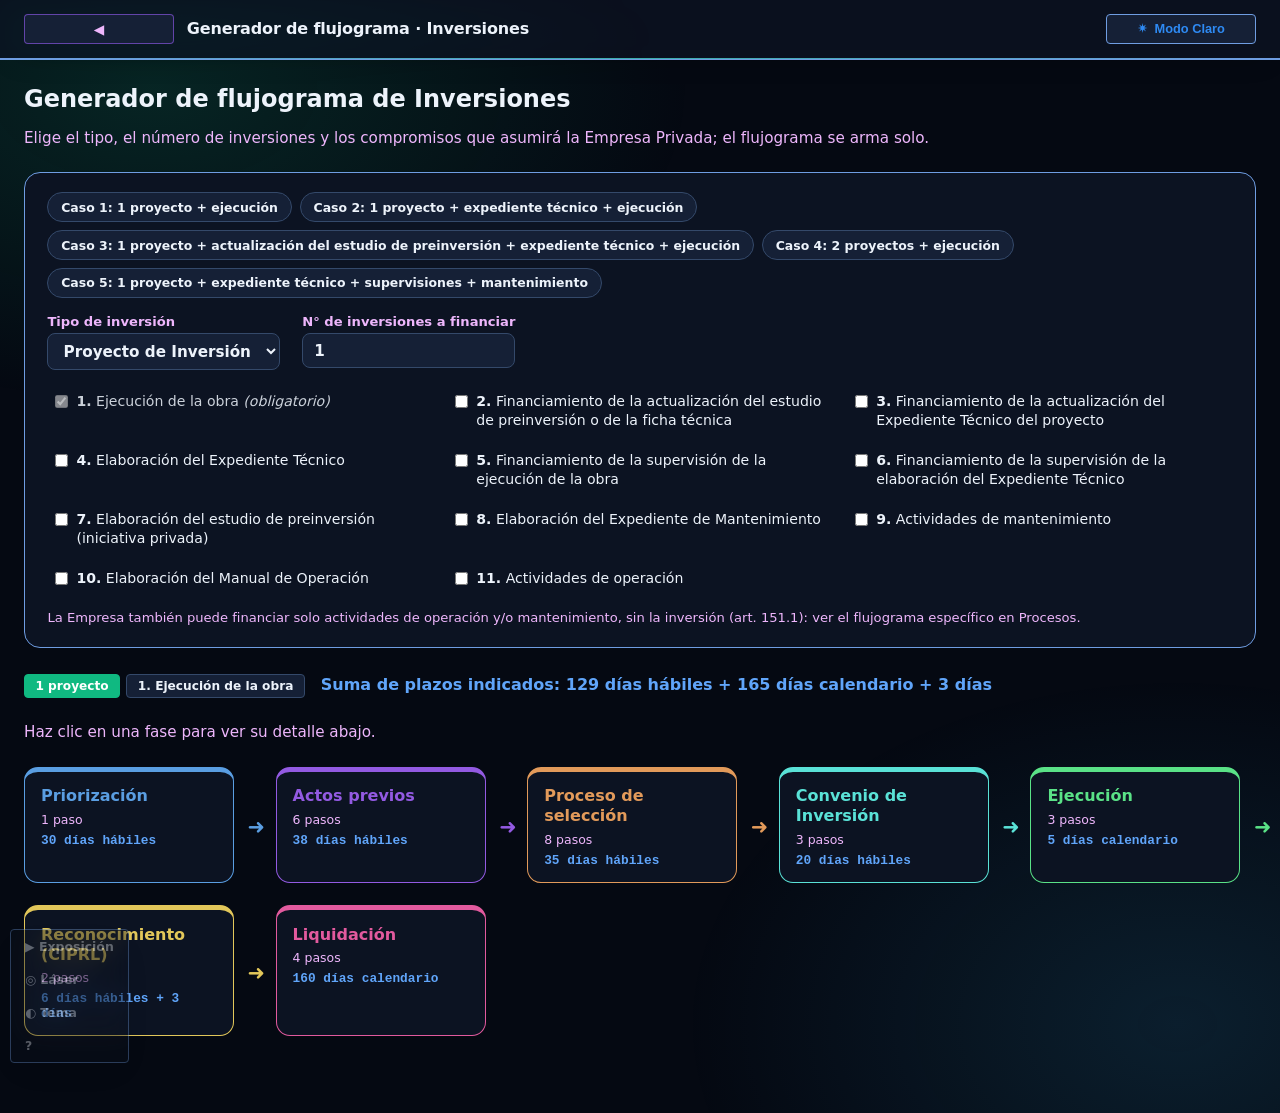
<file: oxiGenerador.html>
<!DOCTYPE html>
<html lang="es">
<head>
  <meta charset="UTF-8" />
  <meta name="viewport" content="width=device-width, initial-scale=1.0" />
  <title>OxI | Flujogramas</title>
  <link rel="stylesheet" href="oxi.css" />
  <link rel="icon" type="image/png" href="favicon.png">

</head>
<body class="dark" data-page="generador">
  <header class="header">
    <div class="header-container">
      <div class="header-left">
        <a href="oxiProcesos.html" class="btn-back" title="Volver">◀︎</a>
        <span class="header-title">Generador de flujograma · Inversiones</span>
      </div>
      <button id="theme-toggle-btn" class="theme-toggle-btn" aria-label="Cambiar modo de iluminación">✴︎ <span>Modo Claro</span></button>
    </div>
  </header>
  <main class="page">
    <h1 class="page-title">Generador de flujograma de Inversiones</h1>
    <p class="page-sub">Elige el tipo, el número de inversiones y los compromisos que asumirá la Empresa Privada; el flujograma se arma solo.</p>
    <section class="gen-panel">
      <div class="gen-presets" id="gen-presets"></div>
      <div class="gen-row">
        <label>Tipo de inversión
          <select id="gen-tipo"><option value="proyecto">Proyecto de Inversión</option><option value="ioarr">IOARR</option></select></label>
        <label>N° de inversiones a financiar
          <input type="number" id="gen-n" min="1" max="20" value="1"></label>
      </div>
      <div class="gen-commit" id="gen-commit"></div>
      <p class="gen-note" id="gen-note"></p>
    </section>
    <div class="flow-head"><div class="chips" id="gen-summary"></div><span class="flow-total" id="flow-total"></span></div>
    <p class="page-sub">Haz clic en una fase para ver su detalle abajo.</p>
    <div class="phases" id="phases"></div>
    <div class="phase-detail" id="phase-detail" hidden><h2 id="pd-title"></h2><div class="flow" id="pd-flow"></div></div>
  </main>
  <script type="module" src="oxi.js"></script>
  <script src="presentation.js" defer></script>
</body>
</html>
</file>
<file: index.css>
/* ==========================================================================
   INCORE SAN MARTÍN - ESTILOS MINIMALISTAS
   Puro CSS con variables nativas para Modo Claro y Modo Oscuro
   ========================================================================== */

/* Variables para Modo Claro */
:root {
  --bg-page: #f8fafc;
  --bg-card: #ffffff;
  --bg-subtle: #f9fcfc;
  --bg-tag: #e2e8f0;
  --text-main: #2258d4;
  --text-muted: #64748b;
  --border: rgba(55, 97, 236, 0.918);
  --border-focus: #cbd5e1;
  --accent: #059669;
  --accent-hover: #047857;
  --accent-light: #ecfdf5;
  --shadow: 0 4px 6px -1px rgba(0, 0, 0, 0.05), 0 2px 4px -2px rgba(0, 0, 0, 0.05);
  --shadow-expanded: 0 20px 40px -10px rgba(0, 0, 0, 0.15), 0 0 0 1px var(--accent);
  --font-family: system-ui, -apple-system, BlinkMacSystemFont, "Segoe UI", Roboto, sans-serif;
}

/* Variables para Modo Oscuro */
body.dark {
  --bg-page: #090d16;
  --bg-card: #111827;
  --bg-subtle: #1e293b;
  --bg-tag: #1e293b;
  --text-main: #80ebc7;
  --text-muted: #94a3b8;
  --border: rgba(83, 115, 221, 0.918);
  --border-focus: #475569;
  --accent: #10b981;
  --accent-hover: #34d399;
  --accent-light: #064e3b;
  --shadow: 0 10px 15px -3px rgba(0, 0, 0, 0.3);
  --shadow-expanded: 0 25px 50px -12px rgba(0, 0, 0, 0.7), 0 0 35px -5px rgba(16, 185, 129, 0.25), 0 0 0 1px var(--accent);
}

/* Reset y caja base */
* {
  box-sizing: border-box;
  margin: 0;
  padding: 0;
}

body {
  font-family: var(--font-family);
  background-color: var(--bg-page);
  color: var(--text-main);
  line-height: 1.5;
  transition: background-color 0.25s ease, color 0.25s ease;
  min-height: 100vh;
  display: flex;
  flex-direction: column;
  overflow-x: hidden;
}

/* ==========================================================================
   BARRA SUPERIOR (HEADER)
   ========================================================================== */
.header {
  position: sticky;
  top: 0;
  z-index: 100;
  background-color: var(--bg-card);
  border-bottom: 1px solid var(--border);
  padding: 0.85rem 1.5rem;
  transition: background-color 0.25s ease, border-color 0.25s ease;
}

.header-container {
  max-width: 1400px;
  margin: 0 auto;
  display: flex;
  align-items: center;
  justify-content: space-between;
}

.brand-title {
  font-size: 1.15rem;
  font-weight: 800;
  color: var(--text-main);
  text-decoration: none;
  letter-spacing: -0.02em;
}

.brand-title span {
  color: var(--accent);
}

/* Botón permanente de cambio de tema */
.theme-toggle-btn {
  background-color: var(--bg-subtle);
  color: #2e8af3;
  border: 1px solid var(--border);
  padding: 0.4rem;
  justify-content: center;
  border-radius: 4px;
  cursor: pointer;
  font-size: 0.8rem;
  font-weight: 600;
  display: inline-flex;
  align-items: center;
  gap: 0.4rem;
  width: 150px;
  transition: all 0.2s ease;
}

.theme-toggle-btn:hover {
  border-color: var(--accent);
  color: var(--accent);
}

/* ==========================================================================
   ESCENARIO Y CONTENEDOR PRINCIPAL
   ========================================================================== */
.main-container {
  max-width: 1400px;
  margin: 0 auto;
  padding: 1rem 1.5rem;
  flex: 1;
  width: 100%;
  display: flex;
  flex-direction: column;
  justify-content: center;
}

/* Contenedor flexible del escenario donde interactúan las 4 tarjetas */
.cards-stage {
  display: flex;
  align-items: center;
  justify-content: center;
  gap: 1.25rem;
  min-height: 90vh;
  width: 100%;
  transition: all 0.4s cubic-bezier(0.16, 1, 0.3, 1);
  position: relative;
}

/* ==========================================================================
   ESTADO REPOSO: TODAS LAS TARJETAS CON TAMAÑO REDUCIDO
   ========================================================================== */
.card {
  flex: 0 0 200px;
  width: 200px;
  height: 220px;
  background-color: var(--bg-card);
  border: 1px solid var(--border);
  border-radius: 16px;
  padding: 1.25rem;
  box-shadow: var(--shadow);
  display: flex;
  flex-direction: column;
  align-items: center;
  justify-content: center;
  cursor: pointer;
  overflow: hidden;
  position: relative;
  transition:
    flex 0.45s cubic-bezier(0.16, 1, 0.3, 1),
    width 0.45s cubic-bezier(0.16, 1, 0.3, 1),
    height 0.45s cubic-bezier(0.16, 1, 0.3, 1),
    transform 0.45s cubic-bezier(0.16, 1, 0.3, 1),
    opacity 0.3s ease,
    border-color 0.3s ease,
    box-shadow 0.35s ease;
}

.card:hover {
  border-color: var(--accent);
}

/* Cabecera compacta visible en reposo */
.card-compact-header {
  display: flex;
  flex-direction: column;
  align-items: center;
  gap: 0.75rem;
  text-align: center;
  transition: opacity 0.25s ease, transform 0.25s ease;
}

.card-icon-img {
  width: 44px;
  height: 44px;
  object-fit: contain;
  transition: transform 0.3s ease;
}

.card:hover .card-icon-img {
  transform: scale(1.1);
}

.card-compact-title {
  font-size: 1rem;
  font-weight: 700;
  color: var(--text-main);
  letter-spacing: -0.01em;
}

/* Contenido completo oculto mientras la tarjeta está reducida */
.card-full-content {
  display: none;
  opacity: 0;
  width: 100%;
  flex-direction: column;
  transition: opacity 0.35s ease 0.1s;
}

/* ==========================================================================
   ESTADO EXPANDIDO: AL PASAR EL PUNTERO, SE PONE AL CENTRO Y OCUPA EL 90% DE LA VISTA
   ========================================================================== */
.card.is-expanded {
  flex: 0 0 min(760px, 75vw);
  width: min(760px, 75vw);
  height: 90vh;
  max-height: 90vh;
  z-index: 10;
  border-color: var(--accent);
  box-shadow: var(--shadow-expanded);
  padding: 2.25rem 2.5rem;
  justify-content: flex-start;
  align-items: stretch;
  overflow-y: auto;
  cursor: default;
}

/* En la tarjeta expandida, ocultamos la versión compacta y mostramos el contenido completo */
.card.is-expanded .card-compact-header {
  display: none;
}

.card.is-expanded .card-full-content {
  display: flex;
  opacity: 1;
}

/* Las demás tarjetas cuando una está expandida en el centro: se reducen a pestañas laterales */
.cards-stage.has-expanded .card:not(.is-expanded) {
  flex: 0 0 68px;
  width: 68px;
  height: 90vh;
  opacity: 0.45;
  padding: 1.5rem 0.5rem;
  border-color: var(--border);
  filter: grayscale(40%);
}

.cards-stage.has-expanded .card:not(.is-expanded):hover {
  opacity: 0.85;
  filter: grayscale(0%);
  border-color: var(--accent);
}

.cards-stage.has-expanded .card:not(.is-expanded) .card-icon-img {
  width: 32px;
  height: 32px;
}

.cards-stage.has-expanded .card:not(.is-expanded) .card-compact-title {
  writing-mode: vertical-rl;
  transform: rotate(180deg);
  font-size: 0.8rem;
  letter-spacing: 0.08em;
  text-transform: uppercase;
  margin-top: 1rem;
}

/* ==========================================================================
   DETALLES DE LA VISTA COMPLETA (DENTRO DEL 90% DE ALTURA)
   ========================================================================== */
.card-full-header {
  display: flex;
  align-items: center;
  gap: 0.75rem;
  margin-bottom: 1.5rem;
  padding-bottom: 0.75rem;
  border-bottom: 1px solid var(--border);
}

.card-icon-img-large {
  width: 36px;
  height: 36px;
  object-fit: contain;
}

.card-full-title {
  font-size: 1.25rem;
  font-weight: 800;
  color: var(--text-main);
  letter-spacing: -0.01em;
}

/* Tarjeta 1 completa: Avatar y datos */
.avatar-wrapper {
  width: 120px;
  height: 120px;
  border-radius: 18px;
  overflow: hidden;
  border: 2px solid var(--accent);
  background-color: var(--bg-subtle);
  display: flex;
  align-items: center;
  justify-content: center;
  margin: 0 auto 1.25rem auto;
  box-shadow: 0 6px 16px rgba(16, 185, 129, 0.2);
}

.avatar-image {
  width: 100%;
  height: 100%;
  object-fit: cover;
}

.avatar-fallback {
  font-size: 2.5rem;
  font-weight: 700;
  color: var(--accent);
}

.contact-details {
  text-align: center;
}

.person-name {
  font-size: 1.6rem;
  font-weight: 800;
  color: var(--text-main);
  line-height: 1.2;
  margin-bottom: 0.3rem;
}

.person-title {
  font-size: 0.95rem;
  font-weight: 600;
  color: var(--accent);
  line-height: 1.4;
  margin-bottom: 1.25rem;
}

.contact-list {
  display: inline-flex;
  flex-direction: column;
  gap: 0.5rem;
  padding: 0.85rem 1.25rem;
  background-color: var(--bg-subtle);
  border-radius: 5px;
  margin-top: 1.25rem;
  font-size: 0.88rem;
  text-align: left;
}

.contact-item {
  display: flex;
  align-items: center;
  gap: 0.6rem;
  color: var(--text-muted);
}

.contact-text {
  color: var(--text-main);
  font-weight: 500;
}

.profile-summary-box {
  background-color: var(--bg-subtle);
  margin-top: 1rem;
  border-left: 4px solid var(--accent);
  padding: 1.1rem 1.4rem;
  border-radius: 0 10px 10px 0;
  font-size: 0.92rem;
  color: var(--text-main);
  line-height: 1.6;
  text-align: justify;
}

/* Tarjetas 2 y 3 completas: Línea de tiempo */
.timeline-list {
  display: flex;
  flex-direction: column;
  gap: 1.4rem;
}

.timeline-item {
  display: flex;
  flex-direction: column;
  gap: 0.25rem;
  padding-bottom: 1rem;
  border-bottom: 1px dashed var(--border);
}

.timeline-item:last-child {
  border-bottom: none;
  padding-bottom: 0;
}

.timeline-head {
  font-size: 1rem;
  font-weight: 700;
  color: var(--text-main);
}

.timeline-institution,
.timeline-role {
  font-size: 0.84rem;
  font-weight: 600;
  color: var(--accent);
}

.timeline-desc {
  font-size: 0.88rem;
  color: var(--text-muted);
  line-height: 1.5;
  margin-top: 0.2rem;
}

/* Tarjeta 4 completa: Habilidades */
.skills-block {
  display: flex;
  flex-direction: column;
  gap: 1.5rem;
}

.skill-category {
  display: flex;
  flex-direction: column;
  gap: 0.6rem;
}

.skill-label {
  font-size: 0.92rem;
  font-weight: 700;
  color: var(--text-main);
}

.skill-tags {
  display: flex;
  flex-wrap: wrap;
  gap: 0.5rem;
}

.tag {
  font-size: 0.82rem;
  font-weight: 500;
  background-color: var(--bg-subtle);
  color: var(--text-main);
  border: 1px solid var(--border);
  padding: 0.35rem 0.75rem;
  border-radius: 4px;
  line-height: 1.4;
}

body.dark .tag {
  background-color: var(--bg-tag);
}

/* ==========================================================================
   BOTÓN DE ACCIÓN INFERIOR Y PIE DE PÁGINA
   ========================================================================== */
.cta-container {
  margin: 1.5rem 0;
  display: flex;
  justify-content: center;
  gap: 50px;
}

.cta-button {
  background-color: var(--accent);
  color: #645d5d;
  border: none;
  font-size: 0.95rem;
  font-weight: 700;
  padding: 0.75rem 1.6rem;
  width: 300px;
  height: 300px;
  border-radius: 50%;
  cursor: pointer;
  justify-content: center;
  transition: background-color 0.2s ease, transform 0.1s ease;
  display: flex;
  flex-direction: column;
  align-items: center;
  gap: 0.5rem;
}

.titMay {
  font-size: 50px;
}

.titMid {
  font-size: 20px;
}

.titMen {
  font-size: 60px;
}

.cta-button:hover {
  background-color: var(--accent-hover);
  transform: translateY(-5px);
  border: 4px solid aquamarine;
  color: #ffffff
}

.footer {
  height: 30px;
  border-top: 1px solid var(--border);
  background-color: var(--bg-card);
  padding: 1.4rem 1.5rem;
  text-align: center;
  font-size: 0.8rem;
  color: var(--text-muted);
  transition: background-color 0.25s ease, border-color 0.25s ease;
}

/* Adaptación responsive en móviles */
@media (max-width: 768px) {
  .cards-stage {
    flex-direction: column;
    min-height: auto;
  }

  .card {
    flex: 0 0 auto;
    width: 100%;
    height: auto;
    min-height: 120px;
  }

  .card.is-expanded {
    width: 100%;
    height: auto;
    min-height: 85vh;
  }

  .cards-stage.has-expanded .card:not(.is-expanded) {
    flex: 0 0 auto;
    width: 100%;
    height: 60px;
  }
}

/* ==========================================================================
   CAPA DE PRESENTACIÓN (antes en presentation.css, ahora integrada aquí)
   Solo efectos visuales y herramientas de exposición. Los COLORES se definen
   únicamente al inicio del archivo (:root y body.dark); aquí no se repiten.
   ========================================================================== */
:root {
  --ease: cubic-bezier(.16, 1, .3, 1);
}


::selection {
  background: var(--accent);
  color: #fff;
}

* {
  scrollbar-width: thin;
  scrollbar-color: var(--border-focus) transparent;
}

/* Fondo ambiental: aurora lenta y muy tenue detrás de todo el contenido */
body::before {
  content: "";
  position: fixed;
  inset: 0;
  z-index: -1;
  pointer-events: none;
  background:
    radial-gradient(60vw 50vh at 12% 8%, rgba(16, 185, 129, .10), transparent 70%),
    radial-gradient(55vw 55vh at 92% 92%, rgba(59, 130, 246, .09), transparent 70%);
  animation: auroraShift 28s ease-in-out infinite alternate;
}

body.dark::before {
  background:
    radial-gradient(60vw 50vh at 12% 8%, rgba(16, 185, 129, .16), transparent 70%),
    radial-gradient(55vw 55vh at 92% 92%, rgba(56, 189, 248, .12), transparent 70%);
}

@keyframes auroraShift {
  to {
    transform: translate3d(2.5vw, -2vh, 0) scale(1.06);
  }
}

/* Entrada suave de página */
body {
  animation: pageIn .7s var(--ease) both;
}

@keyframes pageIn {
  from {
    opacity: 0;
    transform: translateY(8px);
  }
}

/* Cabecera de cristal con filo luminoso */
.header {
  background: color-mix(in srgb, var(--bg-card) 78%, transparent) !important;
  backdrop-filter: blur(14px) saturate(1.3);
  -webkit-backdrop-filter: blur(14px) saturate(1.3);
  box-shadow: 0 1px 0 var(--border), 0 10px 30px -18px rgba(0, 0, 0, .45);
}

.header::after {
  content: "";
  position: absolute;
  left: 0;
  right: 0;
  bottom: -1px;
  height: 1px;
  background: linear-gradient(90deg, transparent, var(--accent), transparent);
  opacity: .55;
}

/* Botones: elevación y foco accesible */
.btn-back,
.theme-toggle-btn,
.tool-btn,
.nav-btn,
.cta-button {
  transition: transform .25s var(--ease), box-shadow .25s ease, border-color .2s ease, background-color .2s ease, color .2s ease;
}

.btn-back:hover,
.theme-toggle-btn:hover,
.tool-btn:hover,
.nav-btn:hover {
  transform: translateY(-1px);
  box-shadow: 0 8px 18px -10px var(--accent);
}

.cta-button {
  box-shadow: 0 10px 26px -10px var(--accent);
}

.cta-button:hover {
  box-shadow: 0 14px 32px -10px var(--accent);
}

:focus-visible {
  outline: 2px solid var(--accent);
  outline-offset: 2px;
}

/* Tarjetas y paneles: relieve y brillo superior */
.card,
.chart-wrapper,
.glass-panel,
.var-card {
  box-shadow: 0 14px 40px -22px rgba(0, 0, 0, .55), inset 0 1px 0 rgba(255, 255, 255, .06);
}

.glass-panel {
  border-color: color-mix(in srgb, var(--accent) 35%, var(--border)) !important;
}

body.dark .card:hover {
  box-shadow: 0 0 0 1px var(--accent), 0 18px 44px -20px rgba(16, 185, 129, .45);
}

/* Red orbital: nodo activo "respira" y los gráficos aparecen con suavidad */
.indicator-node.active-indicator,
.pillar-node.active-pillar {
  animation: nodeBreath 3.2s ease-in-out infinite;
}

@keyframes nodeBreath {
  50% {
    filter: drop-shadow(0 0 14px var(--accent));
  }
}

.svg-chart-container svg circle,
.svg-chart-container-secondary svg circle,
.svg-chart-container svg text,
.svg-chart-container-secondary svg text {
  animation: fadeUp .6s var(--ease) both;
}

@keyframes fadeUp {
  from {
    opacity: 0;
  }
}

/* ---------------- Barra flotante de exposición ---------------- */
#present-bar {
  position: fixed;
  left: 10px;
  bottom: 50px;
  z-index: 300;
  display: flex;
  flex-direction: column;
  gap: 4px;
  padding: 2px;
  background: color-mix(in srgb, var(--bg-card) 82%, transparent);
  border: 1px solid var(--border);
  border-radius: 4px;
  backdrop-filter: blur(12px);
  box-shadow: 0 12px 32px -14px rgba(0, 0, 0, .6);
  opacity: .35;
  transition: opacity .3s ease;
}

#present-bar:hover,
#present-bar:focus-within {
  opacity: 1;
}

#present-bar button {
  all: unset;
  cursor: pointer;
  padding: 6px 11px;
  border-radius: 4px;
  font: 600 .78rem system-ui, sans-serif;
  color: var(--text-main);
  border: 1px solid transparent;
  transition: all .2s ease;
}

#present-bar button:hover {
  background: var(--bg-subtle);
  border-color: var(--accent);
  color: var(--accent);
}

#present-bar button.on {
  background: var(--accent);
  color: #fff;
}

/* Puntero láser */
#laser {
  position: fixed;
  top: 0;
  left: 0;
  width: 18px;
  height: 18px;
  margin: -9px 0 0 -9px;
  border-radius: 50%;
  background: radial-gradient(circle, #fff 0 20%, #ff3b3b 35%, rgba(255, 59, 59, .0) 72%);
  box-shadow: 0 0 18px 6px rgba(255, 59, 59, .55);
  pointer-events: none;
  z-index: 9999;
  display: none;
}

body.laser-on #laser {
  display: block;
}

body.laser-on {
  cursor: none;
}

/* Modo exposición: texto mayor, cursor que se oculta, sin elementos accesorios */
html.presenting {
  font-size: 112.5%;
}

body.presenting .footer {
  display: none;
}

body.presenting.idle {
  cursor: none;
}

body.presenting.idle #present-bar {
  opacity: 0;
  pointer-events: none;
}

/* Pantalla negra (pausa) y ayuda */
#blackout {
  position: fixed;
  inset: 0;
  background: #000;
  z-index: 9998;
  display: none;
}

body.blackout #blackout {
  display: block;
}

#help-overlay {
  position: fixed;
  inset: 0;
  z-index: 9997;
  display: none;
  place-items: center;
  background: rgba(3, 7, 15, .72);
  backdrop-filter: blur(6px);
}

body.help #help-overlay {
  display: grid;
}

#help-overlay .help-card {
  background: var(--bg-card);
  color: var(--text-main);
  border: 1px solid var(--accent);
  border-radius: 16px;
  padding: 1.4rem 1.8rem;
  min-width: min(420px, 90vw);
  box-shadow: 0 30px 70px -20px rgba(0, 0, 0, .7);
}

.help-card h3 {
  margin-bottom: .8rem;
  color: var(--accent);
}

.help-card div {
  display: flex;
  justify-content: space-between;
  gap: 2rem;
  padding: .3rem 0;
  font-size: .9rem;
  border-bottom: 1px dashed var(--border);
}

.help-card kbd {
  background: var(--bg-subtle);
  border: 1px solid var(--border);
  border-radius: 6px;
  padding: 0 .5rem;
  font-family: ui-monospace, monospace;
}

@media (prefers-reduced-motion: reduce) {

  *,
  *::before,
  *::after {
    animation: none !important;
    transition-duration: .01ms !important;
  }
}

@media print {

  #present-bar,
  #laser,
  #help-overlay,
  #blackout {
    display: none !important;
  }
}
</file>
<file: incore.css>
/* ==========================================================================
   INCORE SAN MARTÍN - NODO CENTRAL DE 2 CÍRCULOS
   Puro CSS con variables nativas armonizadas para Modo Claro y Modo Oscuro
   ========================================================================== */

/* Variables para Modo Claro */
:root {
  --bg-page: #f8fafc;
  --bg-card: #ffffff;
  --bg-subtle: #f9fcfc;
  --text-main: #0f172a;
  --text-muted: #71acff;
  --border: rgba(55, 97, 236, 0.918);
  --border-header: rgba(125, 100, 238, 0.884);
  --accent: #29ce99;
  --accent-light: #ecfdf5;

  /* Círculo Principal: INCORE PERÚ (Elegante pizarra/blanco con sombra nítida) */
  --circle-main-bg: linear-gradient(150deg, #ffffff 0%, #f8fafc 55%, #edf2f7 100%);
  --circle-main-border: #cbd5e1;
  --circle-main-text: #0f172a;
  --circle-main-shadow: 0 16px 36px -8px rgba(0, 0, 0, 0.08), 0 4px 12px rgba(0, 0, 0, 0.03);

  /* Círculo Secundario: San Martín (Verde esmeralda regional identitario) */
  --circle-sub-bg: linear-gradient(150deg, #10b981 0%, #059669 60%, #047857 100%);
  --circle-sub-border: #047857;
  --circle-sub-text: #ffffff;
  --circle-sub-shadow: 0 16px 32px -6px rgba(5, 150, 105, 0.35), inset 0 2px 6px rgba(255, 255, 255, 0.3);

  /* Halo dinámico rotatorio en Modo Claro (suave y etéreo) */
  --halo-conic: conic-gradient(from 0deg, rgba(16, 185, 129, 0.22), rgba(6, 182, 212, 0.18), rgba(59, 130, 246, 0.18), rgba(16, 185, 129, 0.22));
  --halo-orbit-border: rgba(16, 185, 129, 0.3);

  --font-family: system-ui, -apple-system, BlinkMacSystemFont, "Segoe UI", Roboto, sans-serif;
}

/* Variables para Modo Oscuro */
body.dark {
  --bg-page: #090d16;
  --bg-card: #111827;
  --bg-subtle: #1e293b;
  --text-main: #f8fafc;
  --text-muted: #eeb6fc;
  --border: rgba(83, 115, 221, 0.918);
  --border-header: rgba(130, 83, 216, 0.712);
  --accent: #10b981;
  --accent-light: #064e3b;

  /* Círculo Principal: INCORE PERÚ (Pizarra nocturna profunda con relieve fino) */
  --circle-main-bg: linear-gradient(150deg, #914240 0%, #111827 55%, #0b1120 100%);
  --circle-main-border: rgba(148, 163, 184, 0.3);
  --circle-main-text: #f8fafc;
  --circle-main-shadow: 0 20px 45px -10px rgba(0, 0, 0, 0.7), inset 0 1px 3px rgba(255, 255, 255, 0.1);

  /* Círculo Secundario: San Martín (Verde esmeralda oscuro vivo con resplandor) */
  --circle-sub-bg: linear-gradient(150deg, #059669 0%, #047857 55%, #064e3b 100%);
  --circle-sub-border: #10b981;
  --circle-sub-text: #ffffff;
  --circle-sub-shadow: 0 20px 40px -8px rgba(16, 185, 129, 0.35), inset 0 2px 6px rgba(255, 255, 255, 0.25), 0 0 20px -4px rgba(16, 185, 129, 0.3);

  /* Halo dinámico rotatorio en Modo Oscuro (aurora esmeralda y cian profunda) */
  --halo-conic: conic-gradient(from 0deg, rgba(16, 185, 129, 0.45), rgba(6, 182, 212, 0.35), rgba(59, 130, 246, 0.3), rgba(16, 185, 129, 0.45));
  --halo-orbit-border: rgba(16, 185, 129, 0.35);
}

/* Reset y estructura base */
* {
  box-sizing: border-box;
  margin: 0;
  padding: 0;
}

body {
  font-family: var(--font-family);
  background-color: var(--bg-page);
  color: var(--text-main);
  line-height: 1.5;
  transition: background-color 0.3s ease, color 0.3s ease;
  min-height: 100vh;
  display: flex;
  flex-direction: column;
  overflow: hidden;
}

/* ==========================================================================
   CABECERA MINIMALISTA
   ========================================================================= */
.header {
  position: sticky;
  top: 0;
  z-index: 100;
  background-color: var(--bg-card);
  border-bottom: 1px solid var(--border);
  padding: 0.85rem 1.5rem;
  transition: background-color 0.3s ease, border-color 0.3s ease;
}

.header-container {
  max-width: 1400px;
  margin: 0 auto;
  display: flex;
  align-items: center;
  justify-content: space-between;
}

.btn-back {
  text-decoration: none;
  font-weight: 700;
  width: 150px;
  justify-content: center;
  font-size: 0.85rem;
  color: var(--text-muted);
  border: 1px solid var(--border-header);
  padding: 0.4rem 0.85rem;
  border-radius: 4px;
  background-color: var(--bg-subtle);
  transition: all 0.2s ease;
  display: inline-flex;
  align-items: center;
}

.btn-back:hover {
  color: var(--text-main);
  border-color: var(--accent);
}

.theme-toggle-btn {
  background-color: var(--bg-subtle);
  color: #2e8af3;
  border: 1px solid var(--border);
  padding: 0.4rem;
  justify-content: center;
  border-radius: 4px;
  cursor: pointer;
  font-size: 0.8rem;
  font-weight: 600;
  display: inline-flex;
  align-items: center;
  gap: 0.4rem;
  width: 150px;
  transition: all 0.2s ease;
}

.theme-toggle-btn:hover {
  border-color: var(--accent);
  color: var(--accent);
}

/* ==========================================================================
   ESCENARIO CENTRAL: 2 CÍRCULOS
   ========================================================================== */
.center-stage {
  width: 100%;
  padding: 2rem;
}

.definitios {
  display: flex;
  flex-direction: row;
  justify-content: center;
  height: 220px;
  gap: 350px;
}

.definition-first {
  cursor: pointer;
  width: 480px;
  padding: 10px;
  border-radius: 0px 32px 0px 32px;
  border: solid 2px var(--accent);
  transition:
    box-shadow 0.35s cubic-bezier(0.16, 1, 0.3, 1),
    transform 0.3s cubic-bezier(0.16, 1, 0.3, 1);
}

.definition-second {
  cursor: pointer;
  width: 480px;
  padding: 10px;
  border-radius: 0px 32px 0px 32px;
  border: solid 2px var(--accent);
  transition:
    box-shadow 0.35s cubic-bezier(0.16, 1, 0.3, 1),
    transform 0.3s cubic-bezier(0.16, 1, 0.3, 1);
}

.definition-first:hover,
.definition-second:hover {
  border: solid 3px #71acff;
  transform: translateY(-1px) scale(1.1);
  box-shadow: 0 24px 24px -10px var(--accent);
}

.def-label {
  font-weight: 800;
  color: var(--text-muted);
}

.def-tags {
  width: 460px;
  color: var(--circle-main-text);
  text-align: center;
  justify-content: center;
}

.halo-system-container {
  position: relative;
  display: flex;
  align-items: center;
  justify-content: center;
}

/* ==========================================================================
   HALO DINÁMICO Y ROTATORIO SUTIL
   ========================================================================== */
.rotating-halo-glow {
  position: absolute;
  top: 48%;
  left: 50%;
  width: 510px;
  height: 510px;
  transform: translate(-50%, -50%);
  background: var(--halo-conic);
  border-radius: 50%;
  filter: blur(48px);
  opacity: 0.9;
  z-index: 1;
  pointer-events: none;
  animation: rotateHalo 20s linear infinite, pulseGlow 6s ease-in-out infinite alternate;
  transition: background 0.3s ease;
}

.rotating-halo-orbit {
  position: absolute;
  top: 48%;
  left: 50%;
  width: 540px;
  height: 540px;
  transform: translate(-50%, -50%);
  border-radius: 50%;
  border: 3px dashed var(--halo-orbit-border);
  z-index: 2;
  pointer-events: none;
  animation: rotateOrbit 40s linear infinite reverse;
  transition: border-color 0.8s ease;
}

@keyframes rotateHalo {
  0% {
    transform: translate(-50%, -50%) rotate(0deg);
  }

  100% {
    transform: translate(-50%, -50%) rotate(360deg);
  }
}

@keyframes rotateOrbit {
  0% {
    transform: translate(-50%, -50%) rotate(0deg);
  }

  100% {
    transform: translate(-50%, -50%) rotate(360deg);
  }
}

@keyframes pulseGlow {
  0% {
    opacity: 0.45;
    filter: blur(42px);
  }

  100% {
    opacity: 0.75;
    filter: blur(54px);
  }
}

/* ==========================================================================
   ESTRUCTURA DE LOS 2 CÍRCULOS SUPERPUESTOS
   ========================================================================== */
.dual-circles-node {
  position: relative;
  width: 380px;
  height: 480px;
  display: flex;
  flex-direction: column;
  align-items: center;
  justify-content: flex-start;
  z-index: 10;
  transition: transform 0.35s cubic-bezier(0.16, 1, 0.3, 1);
}

.dual-circles-node:hover {
  transform: scale(1.02);
}

/* Propiedades compartidas de ambos círculos */
.circle {
  border-radius: 50%;
  display: flex;
  align-items: center;
  justify-content: center;
  text-align: center;
  user-select: none;
  cursor: pointer;
  transition:
    background 0.3s ease,
    border-color 0.3s ease,
    box-shadow 0.35s cubic-bezier(0.16, 1, 0.3, 1),
    transform 0.3s cubic-bezier(0.16, 1, 0.3, 1);
}

/* 1. CÍRCULO PRINCIPAL: INCORE PERÚ (Arriba, Mayor tamaño) */
.circle-main {
  width: 350px;
  height: 350px;
  background: var(--circle-main-bg);
  border: 2px solid var(--circle-main-border);
  box-shadow: var(--circle-main-shadow);
  color: var(--circle-main-text);
  position: relative;
  z-index: 10;
}

.circle-main:hover {
  border-color: var(--accent);
  box-shadow: var(--circle-main-shadow), 0 0 20px -2px rgba(16, 185, 129, 0.2);
}

.circle-inner-glass {
  display: flex;
  flex-direction: column;
  align-items: center;
  justify-content: center;
  padding: 1.5rem;
}

.circle-label {
  font-size: 2.65rem;
  font-weight: 800;
  letter-spacing: -0.01em;
  text-transform: uppercase;
  color: var(--circle-main-text);
  /* Ligeramente desplazado hacia arriba para equilibrar la superposición del círculo inferior */
  transform: translateY(-28px);
  transition: color 0.3s ease;
}

/* 2. CÍRCULO SECUNDARIO SUPERPUESTO: San Martín (Abajo, Menor tamaño, Color Esmeralda) */
.circle-sub {
  width: 230px;
  height: 230px;
  background: var(--circle-sub-bg);
  border: 2px solid var(--circle-sub-border);
  box-shadow: var(--circle-sub-shadow);
  color: var(--circle-sub-text);
  position: absolute;
  bottom: 0;
  left: 50%;
  transform: translateX(-50%);
  z-index: 20;
}

.circle-sub:hover {
  transform: translateX(-50%) scale(1.04);
  box-shadow: var(--circle-sub-shadow), 0 0 25px rgba(16, 185, 129, 0.4);
}

.circle-label-sub {
  font-size: 1.85rem;
  font-weight: 800;
  letter-spacing: -0.01em;
  color: var(--circle-sub-text);
}

/* Adaptación responsive para pantallas de teléfono */
@media (max-width: 600px) {
  .dual-circles-node {
    width: 300px;
    height: 380px;
  }

  .circle-main {
    width: 280px;
    height: 280px;
  }

  .circle-label {
    font-size: 1.3rem;
    transform: translateY(-22px);
  }

  .circle-sub {
    width: 180px;
    height: 180px;
  }

  .circle-label-sub {
    font-size: 1.1rem;
  }

  .rotating-halo-glow {
    width: 380px;
    height: 380px;
  }

  .rotating-halo-orbit {
    width: 410px;
    height: 410px;
  }
}

/* ==========================================================================
   CAPA DE PRESENTACIÓN (antes en presentation.css, ahora integrada aquí)
   Solo efectos visuales y herramientas de exposición. Los COLORES se definen
   únicamente al inicio del archivo (:root y body.dark); aquí no se repiten.
   ========================================================================== */
:root {
  --border-focus: #bccadd;
  --ease: cubic-bezier(.16, 1, .3, 1);
}

body.dark {
  --border-focus: #34496a;
}


::selection {
  background: var(--accent);
  color: #fff;
}

* {
  scrollbar-width: thin;
  scrollbar-color: var(--border-focus) transparent;
}

/* Fondo ambiental: aurora lenta y muy tenue detrás de todo el contenido */
body::before {
  content: "";
  position: fixed;
  inset: 0;
  z-index: -1;
  pointer-events: none;
  background:
    radial-gradient(60vw 50vh at 12% 8%, rgba(16, 185, 129, .10), transparent 70%),
    radial-gradient(55vw 55vh at 92% 92%, rgba(59, 130, 246, .09), transparent 70%);
  animation: auroraShift 28s ease-in-out infinite alternate;
}

body.dark::before {
  background:
    radial-gradient(60vw 50vh at 12% 8%, rgba(16, 185, 129, .16), transparent 70%),
    radial-gradient(55vw 55vh at 92% 92%, rgba(56, 189, 248, .12), transparent 70%);
}

@keyframes auroraShift {
  to {
    transform: translate3d(2.5vw, -2vh, 0) scale(1.06);
  }
}

/* Entrada suave de página */
body {
  animation: pageIn .7s var(--ease) both;
}

@keyframes pageIn {
  from {
    opacity: 0;
    transform: translateY(8px);
  }
}

/* Cabecera de cristal con filo luminoso */
.header {
  background: color-mix(in srgb, var(--bg-card) 78%, transparent) !important;
  backdrop-filter: blur(14px) saturate(1.3);
  -webkit-backdrop-filter: blur(14px) saturate(1.3);
  box-shadow: 0 1px 0 var(--border), 0 10px 30px -18px rgba(0, 0, 0, .45);
}

.header::after {
  content: "";
  position: absolute;
  left: 0;
  right: 0;
  bottom: -1px;
  height: 1px;
  background: linear-gradient(90deg, transparent, var(--accent), transparent);
  opacity: .55;
}

/* Botones: elevación y foco accesible */
.btn-back,
.theme-toggle-btn,
.tool-btn,
.nav-btn,
.cta-button {
  transition: transform .25s var(--ease), box-shadow .25s ease, border-color .2s ease, background-color .2s ease, color .2s ease;
}

.btn-back:hover,
.theme-toggle-btn:hover,
.tool-btn:hover,
.nav-btn:hover {
  transform: translateY(-1px);
  box-shadow: 0 8px 18px -10px var(--accent);
}

.cta-button {
  box-shadow: 0 10px 26px -10px var(--accent);
}

.cta-button:hover {
  box-shadow: 0 14px 32px -10px var(--accent);
}

:focus-visible {
  outline: 2px solid var(--accent);
  outline-offset: 2px;
}

/* Tarjetas y paneles: relieve y brillo superior */
.card,
.chart-wrapper,
.glass-panel,
.var-card {
  box-shadow: 0 14px 40px -22px rgba(0, 0, 0, .55), inset 0 1px 0 rgba(255, 255, 255, .06);
}

.glass-panel {
  border-color: color-mix(in srgb, var(--accent) 35%, var(--border)) !important;
}

body.dark .card:hover {
  box-shadow: 0 0 0 1px var(--accent), 0 18px 44px -20px rgba(16, 185, 129, .45);
}

/* Red orbital: nodo activo "respira" y los gráficos aparecen con suavidad */
.indicator-node.active-indicator,
.pillar-node.active-pillar {
  animation: nodeBreath 3.2s ease-in-out infinite;
}

@keyframes nodeBreath {
  50% {
    filter: drop-shadow(0 0 14px var(--accent));
  }
}

.svg-chart-container svg circle,
.svg-chart-container-secondary svg circle,
.svg-chart-container svg text,
.svg-chart-container-secondary svg text {
  animation: fadeUp .6s var(--ease) both;
}

@keyframes fadeUp {
  from {
    opacity: 0;
  }
}

/* ---------------- Barra flotante de exposición ---------------- */
#present-bar {
  position: fixed;
  left: 10px;
  bottom: 50px;
  z-index: 300;
  display: flex;
  flex-direction: column;
  gap: 4px;
  padding: 2px;
  background: color-mix(in srgb, var(--bg-card) 82%, transparent);
  border: 1px solid var(--border);
  border-radius: 4px;
  backdrop-filter: blur(12px);
  box-shadow: 0 12px 32px -14px rgba(0, 0, 0, .6);
  opacity: .35;
  transition: opacity .3s ease;
}

#present-bar:hover,
#present-bar:focus-within {
  opacity: 1;
}

#present-bar button {
  all: unset;
  cursor: pointer;
  padding: 6px 11px;
  border-radius: 4px;
  font: 600 .78rem system-ui, sans-serif;
  color: var(--text-main);
  border: 1px solid transparent;
  transition: all .2s ease;
}

#present-bar button:hover {
  background: var(--bg-subtle);
  border-color: var(--accent);
  color: var(--accent);
}

#present-bar button.on {
  background: var(--accent);
  color: #fff;
}

/* Puntero láser */
#laser {
  position: fixed;
  top: 0;
  left: 0;
  width: 18px;
  height: 18px;
  margin: -9px 0 0 -9px;
  border-radius: 50%;
  background: radial-gradient(circle, #fff 0 20%, #ff3b3b 35%, rgba(255, 59, 59, .0) 72%);
  box-shadow: 0 0 18px 6px rgba(255, 59, 59, .55);
  pointer-events: none;
  z-index: 9999;
  display: none;
}

body.laser-on #laser {
  display: block;
}

body.laser-on {
  cursor: none;
}

/* Modo exposición: texto mayor, cursor que se oculta, sin elementos accesorios */
html.presenting {
  font-size: 112.5%;
}

body.presenting .footer {
  display: none;
}

body.presenting.idle {
  cursor: none;
}

body.presenting.idle #present-bar {
  opacity: 0;
  pointer-events: none;
}

/* Pantalla negra (pausa) y ayuda */
#blackout {
  position: fixed;
  inset: 0;
  background: #000;
  z-index: 9998;
  display: none;
}

body.blackout #blackout {
  display: block;
}

#help-overlay {
  position: fixed;
  inset: 0;
  z-index: 9997;
  display: none;
  place-items: center;
  background: rgba(3, 7, 15, .72);
  backdrop-filter: blur(6px);
}

body.help #help-overlay {
  display: grid;
}

#help-overlay .help-card {
  background: var(--bg-card);
  color: var(--text-main);
  border: 1px solid var(--accent);
  border-radius: 16px;
  padding: 1.4rem 1.8rem;
  min-width: min(420px, 90vw);
  box-shadow: 0 30px 70px -20px rgba(0, 0, 0, .7);
}

.help-card h3 {
  margin-bottom: .8rem;
  color: var(--accent);
}

.help-card div {
  display: flex;
  justify-content: space-between;
  gap: 2rem;
  padding: .3rem 0;
  font-size: .9rem;
  border-bottom: 1px dashed var(--border);
}

.help-card kbd {
  background: var(--bg-subtle);
  border: 1px solid var(--border);
  border-radius: 6px;
  padding: 0 .5rem;
  font-family: ui-monospace, monospace;
}

@media (prefers-reduced-motion: reduce) {

  *,
  *::before,
  *::after {
    animation: none !important;
    transition-duration: .01ms !important;
  }
}

@media print {

  #present-bar,
  #laser,
  #help-overlay,
  #blackout {
    display: none !important;
  }
}
</file>
<file: incorePeru.css>
/* ==========================================================================
   INCORE PERÚ - ESTILOS DEL ANÁLISIS MULTIANUAL Y POR PILARES
   Puro CSS con variables nativas para Modo Claro y Modo Oscuro
   ========================================================================== */

/* Variables para Modo Claro */
:root {
  --bg-page: #f8fafc;
  --bg-card: #ffffff;
  --bg-subtle: #f1f5f9;
  --text-main: #0f172a;
  --text-muted: #64748b;
  --border: rgba(55, 97, 236, 0.918);
  --border-header: rgba(125, 100, 238, 0.884);
  --border-focus: #cbd5e1;
  --accent: #059669;
  --accent-light: #ecfdf5;
  --shadow: 0 4px 6px -1px rgba(0, 0, 0, 0.05), 0 2px 4px -2px rgba(0, 0, 0, 0.05);
  --shadow-lg: 0 16px 32px -8px rgba(0, 0, 0, 0.12);
  --bar-blue: #3b82f6;
  --bar-red: #ef4444;
  --bar-peru: #0f172a;
  --font-family: system-ui, -apple-system, BlinkMacSystemFont, "Segoe UI", Roboto, sans-serif;
}

/* Variables para Modo Oscuro */
body.dark {
  --bg-page: #090d16;
  --bg-card: #111827;
  --bg-subtle: #1f2937;
  --text-main: #f8fafc;
  --text-muted: #eeb6fc;
  --border: rgba(83, 115, 221, 0.918);
  --border-header: rgba(130, 83, 216, 0.712);
  --border-focus: #475569;
  --accent: #10b981;
  --accent-light: #064e3b;
  --shadow: 0 10px 15px -3px rgba(0, 0, 0, 0.3);
  --shadow-lg: 0 20px 45px -10px rgba(0, 0, 0, 0.6);
  --bar-blue: #60a5fa;
  --bar-red: #f87171;
  --bar-peru: #ffffff;
}

/* Reset y caja base */
* {
  box-sizing: border-box;
  margin: 0;
  padding: 0;
}

html,
body {
  height: 100vh;
  max-height: 100vh;
  overflow: hidden;
}

body {
  font-family: var(--font-family);
  background-color: var(--bg-page);
  color: var(--text-main);
  line-height: 1.35;
  transition: background-color 0.25s ease, color 0.25s ease;
  display: flex;
  flex-direction: column;
}

/* ==========================================================================
   CABECERA Y SELECTOR DE VISTAS (SOLO 2026 + 6 PILARES)
   ========================================================================== */
.header {
  position: sticky;
  top: 0;
  z-index: 100;
  background-color: var(--bg-card);
  border-bottom: 1px solid var(--border);
  padding: 0.4rem 1.25rem;
  height: 56px;
  box-sizing: border-box;
  transition: background-color 0.25s ease, border-color 0.25s ease;
  flex-shrink: 0;
}

.header-container {
  max-width: 100%;
  height: 100%;
  margin: 0 auto;
  display: flex;
  align-items: center;
  justify-content: space-between;
  gap: 0.75rem;
}

.header-left {
  display: flex;
  align-items: center;
  gap: 0.65rem;
  flex-shrink: 0;
}

.btn-back {
  text-decoration: none;
  font-weight: 700;
  width: 150px;
  justify-content: center;
  font-size: 0.85rem;
  color: var(--text-muted);
  border: 1px solid var(--border-header);
  padding: 0.4rem 0.85rem;
  border-radius: 4px;
  background-color: var(--bg-subtle);
  transition: all 0.2s ease;
  display: inline-flex;
  align-items: center;
}

.btn-back:hover {
  color: var(--text-main);
  border-color: var(--accent);
}

.header-title {
  font-size: 1rem;
  font-weight: 800;
  letter-spacing: -0.01em;
  color: var(--text-main);
}

/* Selector horizontal en cabecera */
.view-selector-nav {
  display: flex;
  align-items: center;
  gap: 0.4rem;
  overflow-x: auto;
  scrollbar-width: none;
  -ms-overflow-style: none;
  padding: 2px 0;
  flex: 1;
  justify-content: center;
}

.view-selector-nav::-webkit-scrollbar {
  display: none;
}

.nav-btn {
  background-color: var(--bg-subtle);
  color: var(--text-main);
  border: 1px solid var(--border);
  padding: 0.32rem 0.65rem;
  border-radius: 4px;
  cursor: pointer;
  font-size: 0.78rem;
  font-weight: 600;
  display: inline-flex;
  align-items: center;
  gap: 0.35rem;
  white-space: nowrap;
  transition: all 0.2s cubic-bezier(0.16, 1, 0.3, 1);
  flex-shrink: 0;
  user-select: none;
}

.nav-btn:hover {
  border-color: var(--accent);
  color: var(--accent);
  background-color: var(--accent-light);
  transform: translateY(-1px);
}

.nav-btn.active {
  background-color: var(--accent);
  color: #ffffff;
  border-color: var(--accent);
  box-shadow: 0 2px 8px rgba(16, 185, 129, 0.35);
  font-weight: 700;
}

.nav-btn-icon {
  font-size: 0.85rem;
  line-height: 1;
}

.nav-pilar-icon {
  width: 14px;
  height: 14px;
  object-fit: contain;
  flex-shrink: 0;
}

.nav-separator {
  width: 1px;
  height: 20px;
  background-color: var(--border);
  margin: 0 0.2rem;
  flex-shrink: 0;
}

/* Botón permanente de tema y selector de estilo */
.header-right {
  display: flex;
  align-items: center;
  flex-shrink: 0;
  gap: 0.5rem;
}

/* Selector de estilo de gráfico (Barras / Eje Vertical) */
.style-toggle-container {
  display: inline-flex;
  align-items: center;
  background-color: var(--bg-subtle);
  border: 1px solid var(--border);
  border-radius: 4px;
  padding: 2px;
  gap: 2px;
}

.btn-style-pill {
  background: transparent;
  border: none;
  color: var(--text-muted);
  padding: 0.28rem 0.65rem;
  border-radius: 4px;
  cursor: pointer;
  font-size: 0.76rem;
  font-weight: 600;
  display: inline-flex;
  align-items: center;
  gap: 0.35rem;
  white-space: nowrap;
  transition: all 0.2s cubic-bezier(0.16, 1, 0.3, 1);
  user-select: none;
}

.btn-style-pill:hover {
  color: var(--text-main);
  background-color: rgba(255, 255, 255, 0.05);
}

.btn-style-pill.active {
  background-color: var(--accent);
  color: #ffffff;
  font-weight: 700;
  box-shadow: 0 1px 4px rgba(16, 185, 129, 0.35);
}

.style-pill-icon {
  font-size: 0.82rem;
  line-height: 1;
}

.header-divider {
  width: 1px;
  height: 20px;
  background-color: var(--border);
  margin: 0 0.1rem;
  flex-shrink: 0;
}

.theme-toggle-btn {
  background-color: var(--bg-subtle);
  color: #2e8af3;
  border: 1px solid var(--border);
  padding: 0.4rem;
  justify-content: center;  
  border-radius: 4px;
  cursor: pointer;
  font-size: 0.8rem;
  font-weight: 600;
  display: inline-flex;
  align-items: center;
  gap: 0.4rem;
  width: 150px;
  transition: all 0.2s ease;
}

.theme-toggle-btn:hover {
  border-color: var(--accent);
  color: var(--accent);
}

/* ==========================================================================
   ESCENARIO DE PRESENTACIÓN (UNA SOLA FILA A 95% DEL ALTO DE LA VISTA)
   ========================================================================== */
.presentation-viewport {
  height: calc(100vh - 56px);
  max-height: calc(100vh - 56px);
  width: 100%;
  padding: 0.5rem 1.25rem;
  display: flex;
  align-items: center;
  justify-content: flex-start;
  overflow-x: auto;
  overflow-y: hidden;
  box-sizing: border-box;
  position: relative;
}

/* Contenedor de la única fila de gráficos */
.single-row-stage {
  height: 95%;
  min-height: 95%;
  max-height: 95%;
  display: flex;
  align-items: stretch;
  gap: 1.25rem;
  box-sizing: border-box;
  transition: all 0.3s cubic-bezier(0.16, 1, 0.3, 1);
}

.stage-single-focus {
  justify-content: center;
  width: 100%;
}

.stage-multi-row {
  justify-content: flex-start;
  width: max-content;
}

.chart-card-solo {
  width: min(540px, 94vw);
  height: 100%;
  margin: 0 auto;
}

.chart-card-multi {
  width: clamp(390px, calc((100vh - 110px) * 0.52), 480px);
  flex: 0 0 clamp(390px, calc((100vh - 110px) * 0.52), 480px);
  height: 100%;
}

/* ==========================================================================
   GRÁFICO DE BARRAS HORIZONTALES (95% ALTURA, SIN SUBTÍTULOS NI ETIQUETAS EXTERNAS)
   ========================================================================== */
.chart-wrapper {
  background-color: var(--bg-card);
  border: 1px solid var(--border);
  border-radius: 8px;
  padding: 0.65rem 0.95rem;
  box-shadow: var(--shadow);
  display: flex;
  flex-direction: column;
  height: 100%;
  min-height: 100%;
  max-height: 100%;
  box-sizing: border-box;
  overflow: hidden;
}

.chart-heading {
  font-size: 0.92rem;
  font-weight: 800;
  color: var(--text-main);
  padding-bottom: 0.35rem;
  margin-bottom: 0.25rem;
  border-bottom: 1px solid var(--border);
  display: flex;
  align-items: center;
  gap: 0.45rem;
  flex-shrink: 0;
}

.chart-heading-title {
  display: inline-flex;
  align-items: center;
  gap: 0.45rem;
}

.chart-header-icon {
  width: 17px;
  height: 17px;
  object-fit: contain;
  flex-shrink: 0;
}

.chart-rows-list {
  flex: 1;
  display: flex;
  flex-direction: column;
  justify-content: space-between;
  min-height: 0;
  gap: 1px;
  overflow: hidden;
}

/* Cada fila regional */
.bar-row {
  display: flex;
  align-items: center;
  gap: 8px;
  flex: 1;
  min-height: 14px;
  max-height: 32px;
}

.region-label {
  width: 115px;
  font-size: 0.72rem;
  font-weight: 600;
  color: var(--text-main);
  text-align: right;
  white-space: nowrap;
  overflow: hidden;
  text-overflow: ellipsis;
  flex-shrink: 0;
}

.bar-track {
  flex: 1;
  display: flex;
  align-items: center;
  height: 100%;
}

.bar-fill {
  height: 85%;
  max-height: 24px;
  min-height: 14px;
  border-radius: 2px;
  display: flex;
  align-items: center;
  justify-content: flex-end;
  padding-right: 6px;
  color: #ffffff;
  font-size: 0.72rem;
  font-weight: 800;
  font-family: ui-monospace, monospace;
  box-sizing: border-box;
  transition: width 0.3s ease;
}

/* ==========================================================================
   REGLA DE TRANSPARENCIA Y REALCE SOLICITADA POR EL USUARIO:
   - San Martín: 0 de transparencia (opaco 1.0), con su color natural según posición y REALCE
   - Primer puesto (Rank 1): 0 de transparencia (opaco 1.0)
   - Último puesto (Rank 25): 0 de transparencia (opaco 1.0)
   - Para las demás regiones: 60% de transparencia (opacity 0.40)
   ========================================================================== */
.bar-fill.bar-standard {
  opacity: 0.40 !important;
}

.bar-fill.bar-rank-first {
  opacity: 1.0 !important;
  box-shadow: 0 0 6px rgba(59, 130, 246, 0.4);
}

.bar-fill.bar-rank-last {
  opacity: 1.0 !important;
  box-shadow: 0 0 6px rgba(239, 68, 68, 0.4);
}

/* REALCE DE SAN MARTÍN (Color natural de la gráfica + 0 transparencia + Realce visual) */
.bar-fill.bar-san-martin {
  opacity: 1.0 !important;
  z-index: 5;
  font-weight: 900;
  letter-spacing: 0.02em;
  /* Anillo de realce de alto contraste para Modo Claro */
  outline: 2px solid #0f172a;
  outline-offset: -1px;
  box-shadow: 0 0 0 1px #0f172a, 0 3px 8px rgba(15, 23, 42, 0.25) !important;
  position: relative;
}

/* En Modo Oscuro: Anillo blanco luminiscente con halo de resplandor */
body.dark .bar-fill.bar-san-martin {
  outline: 2px solid #ffffff;
  outline-offset: -1px;
  box-shadow: 0 0 0 1px #ffffff, 0 0 14px rgba(255, 255, 255, 0.65), 0 3px 10px rgba(0, 0, 0, 0.6) !important;
}

/* Destacado de toda la fila de San Martín para rápida identificación visual */
.bar-row.is-sm {
  background-color: rgba(15, 23, 42, 0.06);
  border-radius: 4px;
  padding: 1px 4px;
  border-left: 3px solid #0f172a;
  margin: 1px 0;
}

body.dark .bar-row.is-sm {
  background-color: rgba(255, 255, 255, 0.09);
  border-left: 3px solid #ffffff;
}

.bar-row.is-sm .region-label {
  font-weight: 900 !important;
  color: var(--text-main) !important;
  letter-spacing: -0.01em;
}

.bar-fill.bar-peru-avg {
  opacity: 1.0 !important;
  background-color: var(--bar-peru) !important;
  color: #ffffff !important;
}

body.dark .bar-fill.bar-peru-avg {
  color: #090d16 !important;
}

.bar-row.is-peru .region-label {
  font-weight: 800;
  color: var(--text-main);
}

/* ==========================================================================
   ESTILO 2: EJE VERTICAL DE PUNTOS CON ETIQUETAS ALTERNADAS (IMAGE.PNG)
   Colores fieles a las barras, etiquetas izquierda/derecha, anti-solapamiento
   ========================================================================== */
.vertical-axis-container {
  flex: 1;
  display: flex;
  flex-direction: column;
  position: relative;
  min-height: 0;
  height: 100%;
  width: 100%;
  overflow: hidden;
}

.vertical-axis-svg {
  width: 100%;
  height: 100%;
  display: block;
}

/* Líneas sutiles de la grilla horizontal */
.v-grid-line {
  stroke: var(--border);
  stroke-width: 1;
  stroke-dasharray: 2, 3;
  opacity: 0.65;
}

/* Eje central vertical */
.v-axis-line {
  stroke: var(--text-muted);
  stroke-width: 1.6;
  opacity: 0.8;
}

/* Texto de la escala (0.0 a 10.0) a la izquierda */
.v-tick-text {
  font-family: ui-monospace, SFMono-Regular, Menlo, Monaco, Consolas, monospace;
  font-size: 13px;
  fill: var(--text-muted);
  font-weight: 600;
  text-anchor: end;
}

/* Grupos interactivos de fila/punto */
.v-row-group {
  cursor: pointer;
  transition: opacity 0.2s ease;
}

.vertical-axis-svg:hover .v-row-group {
  opacity: 0.55;
}

.vertical-axis-svg:hover .v-row-group:hover {
  opacity: 1 !important;
}

/* Líneas conectoras hacia las etiquetas (Leader Lines) */
.v-leader-line {
  fill: none;
  stroke-width: 1.2;
  opacity: 0.6;
  transition: stroke-width 0.15s ease, opacity 0.15s ease;
}

.v-row-group:hover .v-leader-line {
  stroke-width: 2.2;
  opacity: 1;
}

/* Puntos en el eje vertical */
.v-dot {
  transition: r 0.15s ease, filter 0.15s ease, stroke-width 0.15s ease;
}

.v-row-group:hover .v-dot {
  r: 7.5;
  filter: drop-shadow(0 0 6px currentColor);
}

/* San Martín en eje vertical */
.v-dot-sm {
  stroke: #ffffff !important;
  stroke-width: 2px !important;
  filter: drop-shadow(0 0 5px rgba(255, 255, 255, 0.85));
}

body:not(.dark) .v-dot-sm {
  stroke: #0f172a !important;
  stroke-width: 2px !important;
  filter: drop-shadow(0 0 4px rgba(15, 23, 42, 0.6));
}

/* Etiquetas de texto con alternancia */
.v-label-text {
  font-family: var(--font-family);
  font-size: 12.5px;
  transition: transform 0.15s ease;
  user-select: none;
}

.v-label-region {
  fill: var(--text-main);
  font-weight: 600;
  letter-spacing: -0.01em;
}

.v-label-stat {
  font-weight: 800;
  font-family: ui-monospace, SFMono-Regular, monospace;
  font-size: 11px;
}

.v-row-group:hover .v-label-region {
  font-weight: 800;
}

/* San Martín destacado en texto */
.v-row-group.is-sm .v-label-region {
  font-weight: 900;
  fill: var(--text-main);
  text-decoration: underline;
  text-decoration-color: var(--accent);
}

/* Tooltip emergente para el eje vertical */
.v-tooltip {
  position: absolute;
  pointer-events: none;
  background-color: var(--bg-card);
  color: var(--text-main);
  border: 1px solid var(--accent);
  border-radius: 6px;
  padding: 5px 9px;
  font-size: 0.72rem;
  font-weight: 700;
  box-shadow: 0 4px 14px rgba(0, 0, 0, 0.4);
  z-index: 100;
  opacity: 0;
  transition: opacity 0.15s ease;
  transform: translate(-50%, -120%);
  white-space: nowrap;
}

.v-tooltip.visible {
  opacity: 1;
}

/* ==========================================================================
   CAPA DE PRESENTACIÓN (antes en presentation.css, ahora integrada aquí)
   Solo efectos visuales y herramientas de exposición. Los COLORES se definen
   únicamente al inicio del archivo (:root y body.dark); aquí no se repiten.
   ========================================================================== */
:root {
  --ease: cubic-bezier(.16, 1, .3, 1);
}


::selection {
  background: var(--accent);
  color: #fff;
}

* {
  scrollbar-width: thin;
  scrollbar-color: var(--border-focus) transparent;
}

/* Fondo ambiental: aurora lenta y muy tenue detrás de todo el contenido */
body::before {
  content: "";
  position: fixed;
  inset: 0;
  z-index: -1;
  pointer-events: none;
  background:
    radial-gradient(60vw 50vh at 12% 8%, rgba(16, 185, 129, .10), transparent 70%),
    radial-gradient(55vw 55vh at 92% 92%, rgba(59, 130, 246, .09), transparent 70%);
  animation: auroraShift 28s ease-in-out infinite alternate;
}

body.dark::before {
  background:
    radial-gradient(60vw 50vh at 12% 8%, rgba(16, 185, 129, .16), transparent 70%),
    radial-gradient(55vw 55vh at 92% 92%, rgba(56, 189, 248, .12), transparent 70%);
}

@keyframes auroraShift {
  to {
    transform: translate3d(2.5vw, -2vh, 0) scale(1.06);
  }
}

/* Entrada suave de página */
body {
  animation: pageIn .7s var(--ease) both;
}

@keyframes pageIn {
  from {
    opacity: 0;
    transform: translateY(8px);
  }
}

/* Cabecera de cristal con filo luminoso */
.header {
  background: color-mix(in srgb, var(--bg-card) 78%, transparent) !important;
  backdrop-filter: blur(14px) saturate(1.3);
  -webkit-backdrop-filter: blur(14px) saturate(1.3);
  box-shadow: 0 1px 0 var(--border), 0 10px 30px -18px rgba(0, 0, 0, .45);
}

.header::after {
  content: "";
  position: absolute;
  left: 0;
  right: 0;
  bottom: -1px;
  height: 1px;
  background: linear-gradient(90deg, transparent, var(--accent), transparent);
  opacity: .55;
}

/* Botones: elevación y foco accesible */
.btn-back,
.theme-toggle-btn,
.tool-btn,
.nav-btn,
.cta-button {
  transition: transform .25s var(--ease), box-shadow .25s ease, border-color .2s ease, background-color .2s ease, color .2s ease;
}

.btn-back:hover,
.theme-toggle-btn:hover,
.tool-btn:hover,
.nav-btn:hover {
  transform: translateY(-1px);
  box-shadow: 0 8px 18px -10px var(--accent);
}

.cta-button {
  box-shadow: 0 10px 26px -10px var(--accent);
}

.cta-button:hover {
  box-shadow: 0 14px 32px -10px var(--accent);
}

:focus-visible {
  outline: 2px solid var(--accent);
  outline-offset: 2px;
}

/* Tarjetas y paneles: relieve y brillo superior */
.card,
.chart-wrapper,
.glass-panel,
.var-card {
  box-shadow: 0 14px 40px -22px rgba(0, 0, 0, .55), inset 0 1px 0 rgba(255, 255, 255, .06);
}

.glass-panel {
  border-color: color-mix(in srgb, var(--accent) 35%, var(--border)) !important;
}

body.dark .card:hover {
  box-shadow: 0 0 0 1px var(--accent), 0 18px 44px -20px rgba(16, 185, 129, .45);
}

/* Red orbital: nodo activo "respira" y los gráficos aparecen con suavidad */
.indicator-node.active-indicator,
.pillar-node.active-pillar {
  animation: nodeBreath 3.2s ease-in-out infinite;
}

@keyframes nodeBreath {
  50% {
    filter: drop-shadow(0 0 14px var(--accent));
  }
}

.svg-chart-container svg circle,
.svg-chart-container-secondary svg circle,
.svg-chart-container svg text,
.svg-chart-container-secondary svg text {
  animation: fadeUp .6s var(--ease) both;
}

@keyframes fadeUp {
  from {
    opacity: 0;
  }
}

/* ---------------- Barra flotante de exposición ---------------- */
#present-bar {
  position: fixed;
  left: 10px;
  bottom: 50px;
  z-index: 300;
  display: flex;
  flex-direction: column;
  gap: 4px;
  padding: 2px;
  background: color-mix(in srgb, var(--bg-card) 82%, transparent);
  border: 1px solid var(--border);
  border-radius: 4px;
  backdrop-filter: blur(12px);
  box-shadow: 0 12px 32px -14px rgba(0, 0, 0, .6);
  opacity: .35;
  transition: opacity .3s ease;
}

#present-bar:hover,
#present-bar:focus-within {
  opacity: 1;
}

#present-bar button {
  all: unset;
  cursor: pointer;
  padding: 6px 11px;
  border-radius: 4px;
  font: 600 .78rem system-ui, sans-serif;
  color: var(--text-main);
  border: 1px solid transparent;
  transition: all .2s ease;
}

#present-bar button:hover {
  background: var(--bg-subtle);
  border-color: var(--accent);
  color: var(--accent);
}

#present-bar button.on {
  background: var(--accent);
  color: #fff;
}

/* Puntero láser */
#laser {
  position: fixed;
  top: 0;
  left: 0;
  width: 18px;
  height: 18px;
  margin: -9px 0 0 -9px;
  border-radius: 50%;
  background: radial-gradient(circle, #fff 0 20%, #ff3b3b 35%, rgba(255, 59, 59, .0) 72%);
  box-shadow: 0 0 18px 6px rgba(255, 59, 59, .55);
  pointer-events: none;
  z-index: 9999;
  display: none;
}

body.laser-on #laser {
  display: block;
}

body.laser-on {
  cursor: none;
}

/* Modo exposición: texto mayor, cursor que se oculta, sin elementos accesorios */
html.presenting {
  font-size: 112.5%;
}

body.presenting .footer {
  display: none;
}

body.presenting.idle {
  cursor: none;
}

body.presenting.idle #present-bar {
  opacity: 0;
  pointer-events: none;
}

/* Pantalla negra (pausa) y ayuda */
#blackout {
  position: fixed;
  inset: 0;
  background: #000;
  z-index: 9998;
  display: none;
}

body.blackout #blackout {
  display: block;
}

#help-overlay {
  position: fixed;
  inset: 0;
  z-index: 9997;
  display: none;
  place-items: center;
  background: rgba(3, 7, 15, .72);
  backdrop-filter: blur(6px);
}

body.help #help-overlay {
  display: grid;
}

#help-overlay .help-card {
  background: var(--bg-card);
  color: var(--text-main);
  border: 1px solid var(--accent);
  border-radius: 16px;
  padding: 1.4rem 1.8rem;
  min-width: min(420px, 90vw);
  box-shadow: 0 30px 70px -20px rgba(0, 0, 0, .7);
}

.help-card h3 {
  margin-bottom: .8rem;
  color: var(--accent);
}

.help-card div {
  display: flex;
  justify-content: space-between;
  gap: 2rem;
  padding: .3rem 0;
  font-size: .9rem;
  border-bottom: 1px dashed var(--border);
}

.help-card kbd {
  background: var(--bg-subtle);
  border: 1px solid var(--border);
  border-radius: 6px;
  padding: 0 .5rem;
  font-family: ui-monospace, monospace;
}

@media (prefers-reduced-motion: reduce) {

  *,
  *::before,
  *::after {
    animation: none !important;
    transition-duration: .01ms !important;
  }
}

@media print {

  #present-bar,
  #laser,
  #help-overlay,
  #blackout {
    display: none !important;
  }
}
</file>
<file: incoreSanMartin.css>
/* ==========================================================================
   INCORE SAN MARTÍN - HOJA DE ESTILOS MODULAR Y ORBITAL
   ========================================================================== */

:root {
  --font-family: -apple-system, BlinkMacSystemFont, "Segoe UI", Roboto, Helvetica, Arial, sans-serif;

  /* Paleta Base - Modo Oscuro por defecto */
  --bg-universe: #060b13;
  --bg-pillar: #1b1022;
  --bg-indicator: #322446;
  --bg-secindicator: #61324d;
  --bg-card-glass: rgba(15, 23, 42, 0.82);
  --bg-subtle: #1e293b;
  --bg-rel-var: #1e293b;
  --bg-control1: #c4a69d9c;
  --bg-control2: #d1bc79e0;
  --bg-control3: #8ec778bb;
  --bg-page:#eaf1e7fd;
  --text-control1: #f3aa94e0;
  --text-control2: #faeeab;
  --text-control3: #6df031;
  --text-main: #70e9f1;
  --text-pillar: #74e5e9;
  --text-indicator: #e59be5;
  --text-related-var: #b4eca6;
  --text-muted: #eeb6fc;
  --text-axis: #e0df97;
  --border: rgba(83, 115, 221, 0.918);
  --border-control1: rgba(230, 102, 102, 0.918);
  --border-control2: rgba(231, 229, 88, 0.712);
  --border-control3: rgba(123, 235, 95, 0.712);
  --border-header: rgba(130, 83, 216, 0.712);
  --border-pillar: rgba(165, 99, 154, 0.712);
  --border-indicator: rgba(115, 139, 172, 0.712);
  --border-var-rel: rgba(102, 187, 226, 0.712);
  --border-strong: rgba(148, 163, 184, 0.35);
  --border-back-cards: rgba(61, 132, 231, 0.582);

  /* Acentos de Marca e Identidad */
  --accent-sm: #10b981;
  /* Verde San Martín */
  --accent-sm-glow: rgba(16, 185, 129, 0.35);
  --accent-pe: #ef4444;
  /* Rojo Perú */
  --accent-pe-glow: rgba(239, 68, 68, 0.35);

  --halo-conic: conic-gradient(from 0deg, rgba(16, 185, 129, 0.15), rgba(59, 130, 246, 0.15), rgba(16, 185, 129, 0.15));
  --halo-orbit-border: rgba(16, 185, 129, 0.18);
}

/* Modo Claro Adaptativo */
body:not(.dark) {
  --bg-universe: #f1f5f9;
  --bg-pillar: #ffffff;
  --bg-indicator: #fff5f5;
  --bg-secindicator: #aeb8da;
  --bg-card-glass: rgba(255, 255, 255, 0.90);
  --bg-subtle: #f9fcfc;
  --bg-rel-var: #f7f9fc;
  --bg-control1: #f0ded8f5;
  --bg-control2: #ece8a898;
  --bg-control3: #baf394b6;
  --bg-page:#4a4d48fd;  
  --text-control1: #e97e7ee0;
  --text-control2: #ca9e23;
  --text-control3: #2fb42a;
  --text-main: #4847aa;
  --text-pillar: #394bb4;
  --text-indicator: #3b792c;
  --text-related-var: #4251df;
  --text-muted: #3d70b8;
  --text-axis: #3f4ada;
  --border: rgba(55, 97, 236, 0.918);
  --border-control1: rgba(235, 53, 53, 0.918);
  --border-control2: rgba(107, 114, 40, 0.945);
  --border-control3: rgb(83, 163, 63);
  --border-header: rgba(125, 100, 238, 0.884);
  --border-pillar: rgba(52, 109, 189, 0.945);
  --border-indicator: rgba(76, 132, 211, 0.575);
  --border-strong: rgba(100, 116, 139, 0.45);
  --accent-sm: #059669;
  --accent-sm-glow: rgba(5, 150, 105, 0.25);
  --accent-pe: #dc2626;
  --accent-pe-glow: rgba(220, 38, 38, 0.25);

  --halo-conic: conic-gradient(from 0deg, rgba(16, 185, 129, 0.12), rgba(59, 130, 246, 0.12), rgba(16, 185, 129, 0.12));
  --halo-orbit-border: rgba(5, 150, 105, 0.2);
}

/* Reset y caja base */
* {
  margin: 0;
  padding: 0;
  box-sizing: border-box;
}

body {
  font-family: var(--font-family);
  background-color: var(--bg-universe);
  color: var(--text-main);
  height: 100vh;
  width: 100vw;
  overflow: hidden;
  display: flex;
  flex-direction: column;
  transition: background-color 0.35s ease, color 0.35s ease;
}

/* ==========================================================================
   CABECERA
   ========================================================================== */
.header {
  height: 58px;
  background-color: var(--bg-card);
  border-bottom: 1px solid var(--border-header);
  display: flex;
  align-items: center;
  padding: 0 1.5rem;
  z-index: 100;
  flex-shrink: 0;
}

.header-container {
  width: 100%;
  display: flex;
  justify-content: space-between;
  align-items: center;
}

.header-left,
.header-center,
.header-right {
  display: flex;
  align-items: center;
  gap: 0.85rem;
}

.btn-back {
  text-decoration: none;
  font-weight: 700;
  width: 150px;
  justify-content: center;
  font-size: 0.85rem;
  color: var(--text-muted);
  border: 1px solid var(--border-header);
  padding: 0.4rem 0.85rem;
  border-radius: 4px;
  background-color: var(--bg-subtle);
  transition: all 0.2s ease;
  display: inline-flex;
  align-items: center;
}

.btn-back:hover {
  color: var(--text-main);
  border-color: var(--accent-sm);
}

.header-badge {
  display: inline-flex;
  align-items: center;
  gap: 0.5rem;
  font-size: 0.8rem;
  font-weight: 600;
  color: var(--text-muted);
  padding: 0.35rem 0.75rem;
  background: var(--bg-subtle);
  border: 1px solid var(--border);
  border-radius: 4px;
}

.status-dot {
  width: 8px;
  height: 8px;
  border-radius: 50%;
  background: var(--accent-sm);
  box-shadow: 0 0 8px var(--accent-sm);
  animation: pulseDot 2s infinite ease-in-out;
}

@keyframes pulseDot {

  0%,
  100% {
    opacity: 0.6;
    transform: scale(0.9);
  }

  50% {
    opacity: 1;
    transform: scale(1.2);
  }
}

.tool-btn {
  background-color: var(--bg-subtle);
  text-align: center;
  align-content: center;
  justify-content: center;
  color: var(--text-main);
  border: 1px solid var(--border);
  padding: 0.4rem 0.8rem;
  border: 1px solid #538375;
  border-radius: 4px;
  cursor: pointer;
  font-size: 0.8rem;
  font-weight: 600;
  display: inline-flex;
  align-items: center;
  gap: 0.4rem;
  width: 180px;
  height: 45px;
  transition: all 0.2s ease;
}

.tool-btn:hover {
  border-color: var(--accent-sm);
  color: var(--accent-sm);
}

.tool-btn.active {
  background: rgba(16, 185, 129, 0.15);
  border-color: var(--accent-sm);
  color: var(--accent-sm);
}

.theme-toggle-btn {
  background-color: var(--bg-subtle);
  color: #2e8af3;
  border: 1px solid var(--border);
  padding: 0.4rem;
  justify-content: center;  
  border-radius: 4px;
  cursor: pointer;
  font-size: 0.8rem;
  font-weight: 600;
  display: inline-flex;
  align-items: center;
  gap: 0.4rem;
  width: 150px;
  transition: all 0.2s ease;
}

.theme-toggle-btn:hover {
  border-color: var(--accent-sm);
}

/* ==========================================================================
   ESCENARIO UNIVERSAL Y HALOS DE FONDO
   ========================================================================== */
.main-universe {
  position: relative;
  flex: 1;
  width: 100vw;
  /*height: calc(100vh - 58px);*/
  height: 100vw;
  overflow: hidden;
  display: flex;
  align-items: center;
  justify-content: center;
}

/* Lienzo de conectores SVG - Integrado directamente en el sistema orbital (800x800) */
.orbital-svg-lines {
  position: absolute;
  top: 0;
  left: 0;
  width: 100%;
  height: 100%;
  pointer-events: none;
  z-index: 5;
  overflow: visible;
}

.universe-halo {
  position: absolute;
  top: 50%;
  left: 50%;
  transform: translate(-50%, -50%);
  border-radius: 50%;
  pointer-events: none;
  transition: all 0.8s ease;
}

.universe-halo-glow {
  width: 720px;
  height: 720px;
  background: var(--halo-conic);
  filter: blur(65px);
  opacity: 0.95;
  z-index: 1;
  animation: rotateHalo 30s linear infinite;
}

.universe-halo-orbit {
  width: 760px;
  height: 760px;
  border: 3px dashed var(--halo-orbit-border);
  z-index: 2;
  animation: rotateOrbit 50s linear infinite reverse;
}

@keyframes rotateHalo {
  0% {
    transform: translate(-50%, -50%) rotate(0deg);
  }

  100% {
    transform: translate(-50%, -50%) rotate(360deg);
  }
}

@keyframes rotateOrbit {
  0% {
    transform: translate(-50%, -50%) rotate(0deg);
  }

  100% {
    transform: translate(-50%, -50%) rotate(360deg);
  }
}

/* ==========================================================================
   SISTEMA ORBITAL
   Punto de anclaje: el centro (top: 50%, left: 50%)
   DESPLAZAMIENTO ÚNICAMENTE HORIZONTAL (translateX) al enfocar indicador
   ========================================================================== */
.orbital-system {
  position: absolute;
  top: 50%;
  left: 50%;
  transform: translate(-50%, -50%);
  width: 800px;
  height: 800px;
  display: flex;
  align-items: center;
  justify-content: center;
  z-index: 10;
  transition: transform 1s cubic-bezier(0.16, 1, 0.3, 1), opacity 0.5s ease;
  transform-origin: center center;
}

/* Esfera San Martín: Detonador Central y Núcleo */
.sphere-san-martin {
  width: 210px;
  height: 210px;
  border-radius: 50%;
  position: absolute;
  top: 50%;
  left: 50%;
  transform: translate(-50%, -50%);
  background: linear-gradient(150deg, #101f1a 0%, #059669 60%, #043527 100%);
  border: 3px solid #34d399;
  box-shadow: 0 18px 40px -6px rgba(16, 185, 129, 0.45), inset 0 2px 6px rgba(255, 255, 255, 0.35);
  color: #ffffff;
  display: flex;
  align-items: center;
  justify-content: center;
  text-align: center;
  user-select: none;
  cursor: pointer;
  z-index: 20;
  transition: transform 0.5s cubic-bezier(0.16, 1, 0.3, 1), box-shadow 0.4s ease;
}

.sphere-san-martin:hover {
  transform: translate(-50%, -50%) scale(1.5);
  box-shadow: 0 0 35px rgba(16, 185, 129, 0.7), inset 0 2px 6px rgba(255, 255, 255, 0.5);
}

.sphere-pulse-ring {
  position: absolute;
  width: 100%;
  height: 100%;
  border-radius: 50%;
  border: 2px solid rgba(52, 211, 153, 0.6);
  animation: pulseRing 3s cubic-bezier(0.215, 0.61, 0.355, 1) infinite;
  pointer-events: none;
}

@keyframes pulseRing {
  0% {
    transform: scale(0.96);
    opacity: 0.85;
  }

  70% {
    transform: scale(1.35);
    opacity: 0;
  }

  100% {
    transform: scale(1.4);
    opacity: 0;
  }
}

.sphere-inner {
  display: flex;
  flex-direction: column;
  align-items: center;
  justify-content: center;
  pointer-events: none;
}

.sphere-label-incore {
  font-size: 2.3rem;
  font-weight: 800;
  letter-spacing: -0.01em;
  color: #ffeaea;
}

.sphere-label-sm {
  font-size: 2.2rem;
  font-weight: 800;
  letter-spacing: -0.01em;
  color: #ffffff;
}

.sphere-subtext-sm {
  font-size: 1.3rem;
  color: rgba(255, 255, 255, 0.9);
  font-weight: 600;
  margin-top: 3px;
}

/* ==========================================================================
   CAPA DE LOS 6 PILARES ORBITALES
   ========================================================================== */
.pillars-orbit-layer {
  position: absolute;
  top: 0;
  left: 0;
  width: 100%;
  height: 100%;
  pointer-events: none;
  z-index: 15;
}

.pillar-node {
  position: absolute;
  width: 105px;
  height: 105px;
  border-radius: 50%;
  background: var(--bg-pillar);
  border: 2px solid var(--border-pillar);
  box-shadow: 0 8px 24px -4px rgba(0, 0, 0, 0.35);
  display: flex;
  flex-direction: column;
  align-items: center;
  justify-content: center;
  pointer-events: auto;
  user-select: none;
  cursor: pointer;
  transition: transform 0.5s cubic-bezier(0.16, 1, 0.3, 1), opacity 0.5s ease, border-color 0.3s ease;
  transform: translate(-50%, -50%) scale(0);
  opacity: 0;
  z-index: 16;
}


.pillar-node-inner {
  display: flex;
  flex-direction: column;
  align-items: center;
  justify-content: center;
  width: 100%;
  height: 100%;
  pointer-events: none;
  transform: rotate(0deg);
  transition: transform 1s cubic-bezier(0.16, 1, 0.3, 1);
}

.pillar-node.visible {
  transform: translate(-50%, -50%) scale(1);
  opacity: 1;
}

.pillar-node:hover {
  transform: translate(-50%, -50%) scale(1.8);
  border-color: var(--accent-sm);
  box-shadow: 0 0 25px var(--accent-sm-glow);
  z-index: 30;
}

.pillar-node.active-pillar {
  border-color: var(--accent-sm);
  box-shadow: 0 0 30px var(--accent-sm-glow);
  transform: translate(-50%, -50%) scale(1.12);
  opacity: 1 !important;
}

.pillar-node.dimmed {
  opacity: 0.75 !important;
  transform: translate(-50%, -50%) scale(0.85) !important;
  filter: grayscale(40%);
}

.pillar-node.dimmed:hover {
  opacity: 1 !important;
  transform: translate(-50%, -50%) scale(1.25) !important;
  filter: grayscale(0%) !important;
}

.pillar-icon-img {
  width: 32px;
  height: 32px;
  margin-bottom: 3px;
  pointer-events: none;
}

.pillar-title {
  font-size: 0.8rem;
  font-weight: 700;
  text-align: center;
  max-width: 90px;
  line-height: 1.15;
  color: var(--text-pillar);
  pointer-events: none;
}

.sphere-san-martin .sphere-inner {
  transition: transform 1s cubic-bezier(0.16, 1, 0.3, 1);
}

/* ==========================================================================
   CAPA DE LOS 42 INDICADORES PRINCIPALES (CON NOMBRE COMPLETO)
   Círculos más amplios para alojar el nombre completo horizontalmente
   ========================================================================== */
.indicators-orbit-layer {
  position: absolute;
  top: 0;
  left: 0;
  width: 100%;
  height: 100%;
  pointer-events: none;
  z-index: 18;
}

.indicator-node {
  position: absolute;
  width: 70px;
  height: 70px;
  border-radius: 35px;
  background: var(--bg-indicator);
  border: 1.5px solid var(--border-indicator);
  box-shadow: 0 4px 14px rgba(0, 0, 0, 0.3);
  display: flex;
  flex-direction: column;
  align-items: center;
  justify-content: center;
  text-align: center;
  padding: 4px 6px;
  pointer-events: auto;
  cursor: pointer;
  user-select: none;
  transition: transform 0.5s cubic-bezier(0.16, 1, 0.3, 1), opacity 0.4s ease, border-color 0.3s ease, box-shadow 0.3s ease;
  transform: translate(-50%, -50%) scale(0);
  opacity: 0;
  z-index: 18;
}

.indicator-node.visible {
  transform: translate(-50%, -50%) scale(1);
  opacity: 1;
}

.indicator-node.visible:hover {
  transform: translate(-50%, -50%) scale(1.8) !important;
  border-color: var(--accent-sm);
  box-shadow: 0 0 18px var(--accent-sm-glow);
  z-index: 25;
}

.indicator-node:hover {
  transform: translate(-50%, -50%) scale(1.8) !important;
  border-color: var(--accent-sm);
  box-shadow: 0 0 18px var(--accent-sm-glow);
  z-index: 25;
}

.indicator-node.active-indicator {
  background: var(--accent-sm);
  border-color: #ffffff;
  color: #ffffff;
  box-shadow: 0 0 25px var(--accent-sm);
  transform: translate(-50%, -50%) scale(1.18) !important;
  opacity: 1 !important;
  z-index: 30;
}

.indicator-node.dimmed {
  opacity: 0.25 !important;
  transform: translate(-50%, -50%) scale(0.85) !important;
  filter: grayscale(40%);
}

.indicator-node.dimmed:hover {
  opacity: 1 !important;
  transform: translate(-50%, -50%) scale(1.2) !important;
  filter: grayscale(0%);
}

.indicator-node.highlight-control-3 {
  border-color: #f59e0b !important;
  box-shadow: 0 0 16px rgba(245, 158, 11, 0.85) !important;
}

/* Realce por nivel de control: 1 = violeta (bajo), 2 = celeste (medio), 3 = naranja (alto) */
.indicator-node.highlight-control-1,
.secondary-node.highlight-control-1 {
  border-color: #a78bfa !important;
  box-shadow: 0 0 16px rgba(167, 139, 250, 0.85) !important;
}

.indicator-node.highlight-control-2,
.secondary-node.highlight-control-2 {
  border-color: #38bdf8 !important;
  box-shadow: 0 0 16px rgba(56, 189, 248, 0.85) !important;
}

/* Botones activos con el mismo color que su realce */
#btn-highlight-control-1.active { border-color: #a78bfa; color: #a78bfa; background: rgba(167, 139, 250, 0.15); }
#btn-highlight-control-2.active { border-color: #38bdf8; color: #38bdf8; background: rgba(56, 189, 248, 0.15); }
#btn-highlight-control.active   { border-color: #f59e0b; color: #f59e0b; background: rgba(245, 158, 11, 0.15); }

/* El contenido interno del nodo indicador SIEMPRE horizontal */
.indicator-node-inner {
  display: flex;
  flex-direction: column;
  align-items: center;
  justify-content: center;
  width: 100%;
  height: 100%;
  pointer-events: none;
  /* Contrarrotación para mantener siempre 100% horizontal sin importar giros */
  transform: rotate(0deg);
  transition: transform 1s cubic-bezier(0.16, 1, 0.3, 1);
}

.indicator-full-label {
  font-size: 0.58rem;
  font-weight: 700;
  color: var(--text-indicator);
  line-height: 1.15;
  text-align: center;
  overflow: hidden;
  display: -webkit-box;
  -webkit-line-clamp: 3;
  line-clamp: 3;
  -webkit-box-orient: vertical;
  max-width: 96px;
}

.indicator-node.active-indicator .indicator-full-label {
  color: #ffffff;
}

/* ==========================================================================
   PANEL SUPERIOR DERECHO / ÁREA UNIFICADA DE GRÁFICAS Y TARJETAS
   Centrado verticalmente, más ancho y ocupando el 90% de la altura de la vista (90vh)
   ========================================================================== */
.panel-top-right {
  position: absolute;
  top: 50%;
  right: 1.5rem;
  transform: translateY(-50%) translateX(40px);
  width: min(60vw, 920px);
  height: 93vh;
  z-index: 40;
  pointer-events: auto;
  opacity: 0;
  transition: opacity 0.5s ease, transform 0.5s cubic-bezier(0.16, 1, 0.3, 1);
  display: none;
}

.panel-top-right.visible {
  display: block;
  opacity: 1;
  transform: translateY(-50%) translateX(0);
}

.glass-panel {
  background: var(--bg-card-glass);
  backdrop-filter: blur(18px);
  -webkit-backdrop-filter: blur(18px);
  border: 1px solid var(--border);
  border-radius: 4px;
  /*padding: 1.25rem 1.65rem;*/
  padding: 5px;
  /*box-shadow: 0 16px 36px -8px rgba(0, 0, 0, 0.35);*/
  transition: all 0.4s ease;
  height: 100%;
  display: flex;
  flex-direction: column;
  overflow: hidden;
}

/* Estado Compacto (cuando se abre el gráfico de la variable relacionada abajo) */
.glass-panel.compact-mode {
  padding: 1rem 1.5rem;
}

.glass-panel.compact-mode .metrics-strip {
  display: none;
}

.glass-panel.compact-mode .chart-wrapper {
  margin-top: 0.25rem;
  flex: 0 0 200px;
}

.glass-panel.compact-mode .svg-chart-container {
  height: 230px;
  padding: 5px;
  border: 1px solid rgba(230, 95, 95, 0.877);
  border-radius: 4px;
}

/* Tags y cabecera */
.indicator-tags-row {
  display: flex;
  align-items: center;
  gap: 0.5rem;
  flex-wrap: wrap;
  margin-bottom: 0.4rem;
}

.pilar-badge {
  font-size: 1.0rem;
  font-weight: 700;
  background: rgba(59, 131, 246, 0.76);
  color: #e3e5e9;
  border: 1px solid rgba(59, 130, 246, 0.3);
  padding: 0.2rem 0.55rem;
  border-radius: 4px;
}

.control-badge {
  font-size: 1rem;
  font-weight: 700;
  padding: 0.2rem 0.55rem;
  border-radius: 4px;
}

.control-1 {
  background: var(--bg-control1);
  color: var(--text-control1);
  border: 1px solid var(--border-control1);
}

.control-2 {
  background: var(--bg-control2);
  color: var(--text-control2);
  border: 1px solid var(--border-control2);
}

.control-3 {
  background: var(--bg-control3);
  color: var(--text-control3);
  border: 1px solid var(--border-control3);
}

.unit-badge {
  font-size: 0.9rem;
  font-weight: 600;
  color: var(--text-muted);
  margin-left: auto;
}

.indicator-title {
  font-size: 1.25rem;
  font-weight: 800;
  color: var(--text-indicator);
  letter-spacing: -0.01em;
  line-height: 1.25;
}

.has-map {
  cursor: pointer;
  text-decoration: underline dotted var(--accent);
  text-underline-offset: 4px;
}

.has-map::after {
  content: " ▶︎";
  font-size: 1em;
  color: #34d399;
}

.has-map:hover {
  color: var(--accent);
}

/* Tira de métricas 2025 */
.metrics-strip {
  height: 50px;
  display: grid;
  grid-template-columns: repeat(3, 1fr);
  gap: 0.75rem;
  margin-top: 0.35rem;
  padding: 0.3rem 0.85rem;
  background: var(--bg-subtle);
  border: 1px solid var(--border);
  border-radius: 4px;
}

.metric-item {
  display: flex;
  flex-direction: column;
}

.metric-lbl {
  font-size: 0.68rem;
  font-weight: 700;
  color: var(--text-muted);
  text-transform: uppercase;
}

.metric-val {
  font-size: 1.05rem;
  font-weight: 800;
}

.val-sm {
  color: var(--accent-sm);
}

.val-pe {
  color: var(--accent-pe);
}

.val-trend {
  color: var(--text-indicator);
}

/* Contenedor del gráfico principal */
.chart-wrapper {
  margin-top: 0.65rem;
  /*flex: 1 1 50%;*/
  display: flex;
  flex-direction: column;
  min-height: 250px;
}

.chart-legend {
  display: flex;
  align-items: center;
  justify-content: flex-end;
  gap: 1rem;
  margin-bottom: 0.35rem;
  flex-shrink: 0;
}

.legend-chip {
  font-size: 0.75rem;
  font-weight: 600;
  color: var(--text-muted);
  display: inline-flex;
  align-items: center;
  gap: 0.35rem;
}

.legend-dot {
  width: 9px;
  height: 9px;
  border-radius: 50%;
}

.dot-sm {
  background: var(--accent-sm);
  box-shadow: 0 0 6px var(--accent-sm);
}

.dot-pe {
  background: var(--accent-pe);
  box-shadow: 0 0 6px var(--accent-pe);
}

.svg-chart-container {
  width: 100%;
  /*flex: 1 1 auto;*/
  border: 1px solid rgba(223, 119, 119, 0.514);
  padding: 5px;
  border-radius: 4px;
  height: 230px;
  /*position: relative;*/
  transition: height 0.35s ease;
}

/* ==========================================================================
   SECCIÓN DE VARIABLES RELACIONADAS: DENTRO DE PANEL-TOP-RIGHT,
   DEBAJO DEL GRÁFICO PRINCIPAL
   ========================================================================== */
.related-section-under-chart {
  margin-top: 0.45rem;
  padding-top: 0.75rem;
  border-top: 1px solid var(--border);
  flex: 1 1 45%;
  display: flex;
  flex-direction: column;
  overflow: hidden;
  min-height: 180px;
}

/* MODO A: TARJETAS DE VARIABLES RELACIONADAS */
.related-cards-view {
  width: 100%;
  border: 1px solid rgba(123, 223, 119, 0.514);
  padding: 10px;
  border-radius: 4px;
  height: 100%;
  display: flex;
  flex-direction: column;
  overflow: hidden;
  background: var(--bg-rel-var);
}

.cards-view-header {

  align-items: center;
  justify-content: space-between;
  margin-bottom: 0.55rem;
  flex-shrink: 0;
}

.cards-header-info {
  display: flex;
  justify-content: center;
  align-items: center;
  gap: 0.5rem;
}

.deck-title-icon {
  font-size: 1.1rem;
}

.deck-title {
  font-size: 0.95rem;
  font-weight: 800;
  color: var(--text-related-var);
  letter-spacing: -0.01em;
}

.deck-count-pill {
  font-size: 1.3rem;
  font-weight: 700;
  padding: 0.15rem 0.5rem;
  border-radius: 4px;
  background: rgba(16, 185, 129, 0.15);
  color: var(--accent-sm);
  border: 1px solid rgba(16, 185, 129, 0.3);
}

.deck-instructions {
  font-size: 0.78rem;
  color: var(--text-muted);
}

.cards-track {
  display: grid;
  grid-template-columns: repeat(auto-fill, minmax(210px, 1fr));
  gap: 0.75rem;
  flex: 1 1 auto;
  overflow-y: auto;
  padding: 0.2rem 0.2rem 0.4rem 0.2rem;
}

.var-card {
  background: var(--bg-card);
  border: 1px solid var(--border-var-rel);
  border-radius: 10px;
  padding: 0.65rem 0.85rem;
  cursor: pointer;
  user-select: none;
  width: 210px;
  transition: all 0.25s cubic-bezier(0.16, 1, 0.3, 1);
  display: flex;
  flex-direction: column;
  justify-content: space-between;
}

.var-card:hover {
  border-color: var(--accent-sm);
  transform: translateY(-2px);
  box-shadow: 0 6px 16px -3px var(--accent-sm-glow);
}

.var-card-header {
  display: flex;
  align-items: center;
  justify-content: space-between;
  margin-bottom: 0.25rem;
}

.var-card-id {
  font-size: 0.7rem;
  font-weight: 800;
  color: var(--accent-sm);
  background: rgba(16, 185, 129, 0.12);
  padding: 0.12rem 0.4rem;
  border-radius: 4px;
}

.var-card-unit {
  font-size: 0.68rem;
  color: var(--text-muted);
  font-weight: 600;
}

.var-card-name {
  font-size: 0.8rem;
  font-weight: 700;
  color: var(--text-main);
  line-height: 1.25;
  margin-bottom: 0.35rem;
}

.var-card-footer {
  display: flex;
  align-items: center;
  justify-content: space-between;
  font-size: 0.7rem;
  color: var(--accent-sm);
  font-weight: 700;
}

/* MODO B: GRÁFICO DE VARIABLE RELACIONADA SELECCIONADA */
.related-chart-view {
  width: 100%;
  height: 100%;
  display: flex;
  flex-direction: column;
  overflow: hidden;
}

.related-toolbar {
  display: flex;
  align-items: center;
  justify-content: center;
  gap: 1.2rem;
  padding: 2px;
  border: 0px solid var(--border-var-rel);
  border-radius: 4px;
  margin-bottom: 0.5rem;
  flex-shrink: 0;
}

.btn-return-cards {
  background: var(--bg-subtle);
  color: var(--text-main);
  border: 1px solid var(--border-back-cards);
  padding: 0.45rem 0.9rem;
  border-radius: 4px;
  font-size: 0.82rem;
  font-weight: 700;
  cursor: pointer;
  transition: all 0.2s ease;
  display: inline-flex;
  align-items: center;
  gap: 0.35rem;
}

.btn-return-cards:hover {
  border-color: var(--accent-sm);
  color: var(--accent-sm);
}

.related-meta-center {
  display: flex;
  align-items: center;
  gap: 0.75rem;
  text-align: center;
}

.step-indicator {
  font-size: 1.0rem;
  font-weight: 800;
  padding: 0.2rem 0.6rem;
  border-radius: 4px;
  width: 450px;
  /*background: rgba(59, 130, 246, 0.15);
  color: #3b82f6;
  border: 1px solid rgba(59, 130, 246, 0.3);*/
}

.related-active-title {
  font-size: 1.05rem;
  font-weight: 800;
  color: var(--text-main);
}

.related-active-unit {
  font-size: 0.78rem;
  font-weight: 600;
  color: var(--text-muted);

}

.nav-secondary-var {
  align-items: center;
  justify-content: center;
  display: flex;
  gap: 10px;
}

/* BOTÓN GALÓN / CHEVRON ANGULAR APUNTANDO A LA DERECHA */
.chevron-ribbon-btn {
  background: linear-gradient(135deg, rgba(16, 185, 129, 0.2) 0%, rgba(5, 150, 105, 0.35) 100%);
  border: 1.5px solid var(--accent-sm);
  color: var(--text-main);
  margin-top: 4px;
  border-radius: 4px;
  cursor: pointer;
  display: inline-flex;
  justify-content: center;
  align-items: center;
  text-align: center;
  align-self: center;
  gap: 0.5rem;
  font-size: 0.85rem;
  font-weight: 800;
  font-size: 20px;
  width: 100px;
  letter-spacing: -0.01em;
  box-shadow: 0 4px 14px var(--accent-sm-glow);
  transition: all 0.25s cubic-bezier(0.16, 1, 0.3, 1);
}

.chevron-ribbon-btn:hover {
  transform: translateX(3px);
  background: linear-gradient(135deg, rgba(16, 185, 129, 0.35) 0%, rgba(5, 150, 105, 0.55) 100%);
  box-shadow: 0 0 20px var(--accent-sm-glow);
  color: #ffffff;
}

.chevron-ribbon-btn:active {
  transform: scale(0.97);
}

.chevron-ribbon-arrow {
  color: var(--accent-sm);
  transition: transform 0.2s ease;
}

.chevron-ribbon-btn:hover .chevron-ribbon-arrow {
  transform: translateX(3px);
  color: #ffffff;
}

/* Gráfico de la variable secundaria */
.related-chart-body {
  width: 100%;
  flex: 1 1 auto;
  display: flex;
  flex-direction: column;
  overflow: hidden;
}

.chart-wrapper-secondary {
  width: 100%;
  height: 100%;
  display: flex;
  flex-direction: column;
}

.chart-legend-secondary {
  display: flex;
  align-items: center;
  justify-content: flex-end;
  gap: 1rem;
  margin-bottom: 0.1rem;
  margin-top: 0.1rem;
  flex-shrink: 0;
}

.narrative-pill {
  margin-left: auto;
  font-size: 0.72rem;
  font-weight: 600;
  color: var(--text-muted);
  background: var(--bg-subtle);
  padding: 0.2rem 0.6rem;
  border-radius: 12px;
  border: 1px solid var(--border);
}

.svg-chart-container-secondary {
  width: 100%;
  border: 1px solid rgba(16, 185, 129, 0.35);
  border-radius: 4px;
  flex: 1 1 auto;
  height: 255px;
  position: relative;
  padding: 10px;
}

/* ==========================================================================
   ELEMENTOS DE GRÁFICOS SVG
   ========================================================================== */
.chart-grid-line {
  stroke: var(--border);
  stroke-dasharray: 4 4;
  stroke-width: 1;
  opacity: 0.7;
}

.chart-axis-text {
  font-size: 11px;
  fill: var(--text-axis);
  font-family: inherit;
  font-weight: 600;
}

/* Línea punteada San Martín */
.chart-line-sm {
  fill: none;
  stroke: var(--accent-sm);
  stroke-width: 2.8;
  stroke-dasharray: 4 4;
  filter: drop-shadow(0 0 6px var(--accent-sm-glow));
}

/* Línea punteada Perú */
.chart-line-pe {
  fill: none;
  stroke: var(--accent-pe);
  stroke-width: 2.4;
  stroke-dasharray: 5 4;
}

.chart-point-sm {
  fill: var(--accent-sm);
  stroke: #ffffff;
  stroke-width: 1.5;
  cursor: pointer;
  transition: r 0.2s ease;
}

.chart-point-sm:hover {
  r: 6;
}

.chart-point-pe {
  fill: var(--accent-pe);
  stroke: #ffffff;
  stroke-width: 1.5;
  cursor: pointer;
  transition: r 0.2s ease;
}

.chart-point-pe:hover {
  r: 5.5;
}

/* ==========================================================================
   FOCO EN PILAR + INDICADORES SECUNDARIOS (INDICADORES DE SOPORTE)
   ========================================================================== */

/* Los indicadores se desplazan suavemente al redistribuirse */
.indicator-node {
  transition: transform 0.5s cubic-bezier(0.16, 1, 0.3, 1), opacity 0.4s ease, border-color 0.3s ease,
    box-shadow 0.3s ease, left 0.7s cubic-bezier(0.16, 1, 0.3, 1), top 0.7s cubic-bezier(0.16, 1, 0.3, 1);
}

/* Indicadores de pilares no enfocados: ocultos por completo */
.indicator-node.is-hidden {
  opacity: 0 !important;
  transform: translate(-50%, -50%) scale(0) !important;
  pointer-events: none !important;
}

/* Iconos y títulos de pilares / esfera central giran suave al contra-rotar */
/*.pillar-icon-img,
.pillar-title,*/
.sphere-san-martin .sphere-inner {
  transition: transform 1s cubic-bezier(0.16, 1, 0.3, 1);
}

.secondary-orbit-layer {
  position: absolute;
  top: 0;
  left: 0;
  width: 100%;
  height: 100%;
  pointer-events: none;
  z-index: 17;
}

/* La capa es un contexto de apilamiento (z-index 17) y el de los indicadores es 18:
   por eso el z-index del nodo no basta. Se sube la CAPA completa mientras hay un nodo bajo el mouse. */
.secondary-orbit-layer.hover-top {
  z-index: 60;
}

.secondary-node {
  position: absolute;
  width: 64px;
  height: 64px;
  border-radius: 50%;
  background: var(--bg-secindicator);
  border: 1.5px dashed var(--accent-sm);
  box-shadow: 0 3px 10px rgba(0, 0, 0, 0.3);
  display: flex;
  align-items: center;
  justify-content: center;
  text-align: center;
  padding: 4px;
  pointer-events: auto;
  cursor: pointer;
  user-select: none;
  transform: translate(-50%, -50%) scale(0);
  opacity: 0;
  z-index: 17;
  transition: transform 0.5s cubic-bezier(0.16, 1, 0.3, 1), opacity 0.4s ease, border-color 0.3s ease, box-shadow 0.3s ease;
}

.secondary-node.visible {
  transform: translate(-50%, -50%) scale(1);
  opacity: 1;
}

.secondary-node.visible:hover {
  transform: translate(-50%, -50%) scale(2.2);
  border-style: solid;
  box-shadow: 0 0 16px var(--accent-sm-glow);
  z-index: 40;
}

/* Vista general (sin pilar enfocado): satélites más pequeños */
.secondary-node.compact {
  width: 46px;
  height: 46px;
  padding: 2px;
}

.secondary-node.compact.visible:hover {
  transform: translate(-50%, -50%) scale(3);
}

.secondary-node.dimmed {
  opacity: 0.25 !important;
  filter: grayscale(40%);
}

.secondary-node.dimmed:hover {
  opacity: 1 !important;
  filter: grayscale(0%);
}

/* Realce de Alto Control (nivel 3), igual que en los indicadores principales */
.secondary-node.highlight-control-3 {
  border-color: #f59e0b !important;
  box-shadow: 0 0 16px rgba(245, 158, 11, 0.85) !important;
}

.secondary-node-inner {
  display: flex;
  align-items: center;
  justify-content: center;
  width: 100%;
  height: 100%;
  pointer-events: none;
  transition: transform 1s cubic-bezier(0.16, 1, 0.3, 1);
}

.secondary-full-label {
  font-size: 0.5rem;
  font-weight: 700;
  color: var(--text-indicator);
  line-height: 1.12;
  text-align: center;
  overflow: hidden;
  display: -webkit-box;
  -webkit-line-clamp: 4;
  line-clamp: 4;
  -webkit-box-orient: vertical;
  max-width: 56px;
}

.secondary-node.compact .secondary-full-label {
  font-size: 0.42rem;
  -webkit-line-clamp: 3;
  line-clamp: 3;
  max-width: 40px;
}

/* ==========================================================================
   ETIQUETAS DE VALOR EN VÉRTICES + BOTÓN PARA OCULTAR LA SERIE PERÚ
   ========================================================================== */
.chart-value-sm,
.chart-value-pe {
  font-size: 10px;
  font-weight: 700;
  pointer-events: none;
  paint-order: stroke;
  stroke: rgba(255, 255, 255, 0.9);
  stroke-width: 3px;
  stroke-linejoin: round;
}

body.dark .chart-value-sm,
body.dark .chart-value-pe {
  stroke: rgba(9, 13, 22, 0.9);
}

.chart-value-sm {
  fill: var(--accent-sm);
}

.chart-value-pe {
  fill: var(--accent-pe);
}

.legend-chip.legend-toggle {
  cursor: pointer;
  user-select: none;
  padding: 0.15rem 0.65rem;
  margin-bottom: 2px;
  border: 1px solid var(--border);
  border-radius: 4px;
  background: var(--bg-subtle);
  transition: border-color 0.2s ease, opacity 0.2s ease;
}

.legend-chip.legend-toggle:hover,
.legend-chip.legend-toggle:focus-visible {
  border-color: var(--accent-pe);
  outline: none;
}

.legend-chip.legend-toggle.is-off {
  opacity: 0.6;
  text-decoration: line-through;
}

.legend-chip.legend-toggle.is-off .legend-dot {
  background: transparent;
  box-shadow: none;
  border: 1.5px solid var(--accent-pe);
}

/* ==========================================================================
   CAPA DE PRESENTACIÓN (antes en presentation.css, ahora integrada aquí)
   Solo efectos visuales y herramientas de exposición. Los COLORES se definen
   únicamente al inicio del archivo (:root y body.dark); aquí no se repiten.
   ========================================================================== */
:root {
  --accent: #10b981;
  --bg-card: #0c1322;
  --border-focus: #34496a;
  --ease: cubic-bezier(.16, 1, .3, 1);
}

body:not(.dark) {
  --accent: #059669;
  --bg-card: #ffffff;
  --border-focus: #bccadd;
}


::selection {
  background: var(--accent);
  color: #fff;
}

* {
  scrollbar-width: thin;
  scrollbar-color: var(--border-focus) transparent;
}

/* Fondo ambiental: aurora lenta y muy tenue detrás de todo el contenido */
body::before {
  content: "";
  position: fixed;
  inset: 0;
  z-index: -1;
  pointer-events: none;
  background:
    radial-gradient(60vw 50vh at 12% 8%, rgba(16, 185, 129, .10), transparent 70%),
    radial-gradient(55vw 55vh at 92% 92%, rgba(59, 130, 246, .09), transparent 70%);
  animation: auroraShift 28s ease-in-out infinite alternate;
}

body.dark::before {
  background:
    radial-gradient(60vw 50vh at 12% 8%, rgba(16, 185, 129, .16), transparent 70%),
    radial-gradient(55vw 55vh at 92% 92%, rgba(56, 189, 248, .12), transparent 70%);
}

@keyframes auroraShift {
  to {
    transform: translate3d(2.5vw, -2vh, 0) scale(1.06);
  }
}

/* Entrada suave de página */
body {
  animation: pageIn .7s var(--ease) both;
}

@keyframes pageIn {
  from {
    opacity: 0;
    transform: translateY(8px);
  }
}

/* Cabecera de cristal con filo luminoso */
.header {
  background: color-mix(in srgb, var(--bg-card) 78%, transparent) !important;
  backdrop-filter: blur(14px) saturate(1.3);
  -webkit-backdrop-filter: blur(14px) saturate(1.3);
  box-shadow: 0 1px 0 var(--border), 0 10px 30px -18px rgba(0, 0, 0, .45);
}

.header::after {
  content: "";
  position: absolute;
  left: 0;
  right: 0;
  bottom: -1px;
  height: 1px;
  background: linear-gradient(90deg, transparent, var(--accent), transparent);
  opacity: .55;
}

/* Botones: elevación y foco accesible */
.btn-back,
.theme-toggle-btn,
.tool-btn,
.nav-btn,
.cta-button {
  transition: transform .25s var(--ease), box-shadow .25s ease, border-color .2s ease, background-color .2s ease, color .2s ease;
}

.btn-back:hover,
.theme-toggle-btn:hover,
.tool-btn:hover,
.nav-btn:hover {
  transform: translateY(-1px);
  box-shadow: 0 8px 18px -10px var(--accent);
}

.cta-button {
  box-shadow: 0 10px 26px -10px var(--accent);
}

.cta-button:hover {
  box-shadow: 0 14px 32px -10px var(--accent);
}

:focus-visible {
  outline: 2px solid var(--accent);
  outline-offset: 2px;
}

/* Tarjetas y paneles: relieve y brillo superior */
.card,
.chart-wrapper,
.glass-panel,
.var-card {
  box-shadow: 0 14px 40px -22px rgba(0, 0, 0, .55), inset 0 1px 0 rgba(255, 255, 255, .06);
}

.glass-panel {
  border-color: color-mix(in srgb, var(--accent) 35%, var(--border)) !important;
}

body.dark .card:hover {
  box-shadow: 0 0 0 1px var(--accent), 0 18px 44px -20px rgba(16, 185, 129, .45);
}

/* Red orbital: nodo activo "respira" y los gráficos aparecen con suavidad */
.indicator-node.active-indicator,
.pillar-node.active-pillar {
  animation: nodeBreath 3.2s ease-in-out infinite;
}

@keyframes nodeBreath {
  50% {
    filter: drop-shadow(0 0 14px var(--accent));
  }
}

.svg-chart-container svg circle,
.svg-chart-container-secondary svg circle,
.svg-chart-container svg text,
.svg-chart-container-secondary svg text {
  animation: fadeUp .6s var(--ease) both;
}

@keyframes fadeUp {
  from {
    opacity: 0;
  }
}

/* ---------------- Barra flotante de exposición ---------------- */
#present-bar {
  position: fixed;
  left: 10px;
  bottom: 50px;
  z-index: 300;
  display: flex;
  flex-direction: column;
  gap: 4px;
  padding: 2px;
  background: color-mix(in srgb, var(--bg-card) 82%, transparent);
  border: 1px solid var(--border);
  border-radius: 4px;
  backdrop-filter: blur(12px);
  box-shadow: 0 12px 32px -14px rgba(0, 0, 0, .6);
  opacity: .35;
  transition: opacity .3s ease;
}

#present-bar:hover,
#present-bar:focus-within {
  opacity: 1;
}

#present-bar button {
  all: unset;
  cursor: pointer;
  padding: 6px 11px;
  border-radius: 4px;
  font: 600 .78rem system-ui, sans-serif;
  color: var(--text-main);
  border: 1px solid transparent;
  transition: all .2s ease;
}

#present-bar button:hover {
  background: var(--bg-subtle);
  border-color: var(--accent);
  color: var(--accent);
}

#present-bar button.on {
  background: var(--accent);
  color: #fff;
}

/* Puntero láser */
#laser {
  position: fixed;
  top: 0;
  left: 0;
  width: 18px;
  height: 18px;
  margin: -9px 0 0 -9px;
  border-radius: 50%;
  background: radial-gradient(circle, #fff 0 20%, #ff3b3b 35%, rgba(255, 59, 59, .0) 72%);
  box-shadow: 0 0 18px 6px rgba(255, 59, 59, .55);
  pointer-events: none;
  z-index: 9999;
  display: none;
}

body.laser-on #laser {
  display: block;
}

body.laser-on {
  cursor: none;
}

/* Modo exposición: texto mayor, cursor que se oculta, sin elementos accesorios */
html.presenting {
  font-size: 112.5%;
}

body.presenting .footer {
  display: none;
}

body.presenting.idle {
  cursor: none;
}

body.presenting.idle #present-bar {
  opacity: 0;
  pointer-events: none;
}

/* Pantalla negra (pausa) y ayuda */
#blackout {
  position: fixed;
  inset: 0;
  background: #000;
  z-index: 9998;
  display: none;
}

body.blackout #blackout {
  display: block;
}

#help-overlay {
  position: fixed;
  inset: 0;
  z-index: 9997;
  display: none;
  place-items: center;
  background: rgba(3, 7, 15, .72);
  backdrop-filter: blur(6px);
}

body.help #help-overlay {
  display: grid;
}

#help-overlay .help-card {
  background: var(--bg-card);
  color: var(--text-main);
  border: 1px solid var(--accent);
  border-radius: 16px;
  padding: 1.4rem 1.8rem;
  min-width: min(420px, 90vw);
  box-shadow: 0 30px 70px -20px rgba(0, 0, 0, .7);
}

.help-card h3 {
  margin-bottom: .8rem;
  color: var(--accent);
}

.help-card div {
  display: flex;
  justify-content: space-between;
  gap: 2rem;
  padding: .3rem 0;
  font-size: .9rem;
  border-bottom: 1px dashed var(--border);
}

.help-card kbd {
  background: var(--bg-subtle);
  border: 1px solid var(--border);
  border-radius: 6px;
  padding: 0 .5rem;
  font-family: ui-monospace, monospace;
}

@media (prefers-reduced-motion: reduce) {

  *,
  *::before,
  *::after {
    animation: none !important;
    transition-duration: .01ms !important;
  }
}

@media print {

  #present-bar,
  #laser,
  #help-overlay,
  #blackout {
    display: none !important;
  }
}
</file>
<file: oxi.css>
:root {
  --bg-page: #f3f6fb;
  --bg-card: #ffffff;
  --bg-subtle: #ecf1f8;
  --text-main: #0b1324;
  --text-muted: #1c73ec;
  --border: #4f3df3;
  --borderHover: #1769db;
  --border-header: rgba(125, 100, 238, 0.884);
  --border-focus: #bccadd;
  --card-title: #e06e6e;
  --accent: #059669;
  --accent-light: #e6f8f0;
  --accent-days: #2563eb;
  --font-family: system-ui, -apple-system, "Segoe UI", Roboto, sans-serif;
}

body.dark {
  --bg-page: #050912;
  --bg-card: #0c1322;
  --bg-subtle: #152036;
  --text-main: #edf3fb;
  --text-muted: #eeb6fc;
  --border: #6f9de2;
  --borderHover: #1be2d2;
  --border-header: rgba(130, 83, 216, 0.712);
  --border-focus: #34496a;
  --card-title: #40f0ca;
  --accent: #10b981;
  --accent-light: #073b2e;
  --accent-days: #60a5fa;
}

* {
  box-sizing: border-box;
  margin: 0;
  padding: 0;
}

body {
  font-family: var(--font-family);
  background: var(--bg-page);
  color: var(--text-main);
  min-height: 100vh;
  display: flex;
  flex-direction: column;
  transition: background-color .25s, color .25s;
}

.header {
  position: sticky;
  top: 0;
  z-index: 100;
  background: var(--bg-card);
  border-bottom: 1px solid var(--border);
  padding: .85rem 1.5rem;
}

.header-container {
  display: flex;
  align-items: center;
  justify-content: space-between;
  gap: 1rem;
  max-width: 1400px;
  margin: 0 auto;
}

.header-left {
  display: flex;
  align-items: center;
  gap: .8rem;
}

.header-title {
  font-weight: 800;
  letter-spacing: -.01em;
}

.btn-back {
  text-decoration: none;
  font-weight: 700;
  width: 150px;
  justify-content: center;
  font-size: 0.85rem;
  color: var(--text-muted);
  border: 1px solid var(--border-header);
  padding: 0.4rem 0.85rem;
  border-radius: 4px;
  background-color: var(--bg-subtle);
  transition: all 0.2s ease;
  display: inline-flex;
  align-items: center;
}

.theme-toggle-btn {
  background-color: var(--bg-subtle);
  color: #2e8af3;
  border: 1px solid var(--border);
  padding: 0.4rem;
  justify-content: center;
  border-radius: 4px;
  cursor: pointer;
  font-size: 0.8rem;
  font-weight: 600;
  display: inline-flex;
  align-items: center;
  gap: 0.4rem;
  width: 150px;
  transition: all 0.2s ease;
}

.btn-back:hover,
.theme-toggle-btn:hover {
  border-color: var(--accent);
  color: var(--accent);
}

.page {
  flex: 1;
  width: 100%;
  max-width: 1300px;
  margin: 0 auto;
  padding: 1.6rem 1.5rem 3rem;
}

.page-title {
  font-size: 1.5rem;
  font-weight: 800;
  margin-bottom: 1rem;
}

.page-sub {
  color: var(--text-muted);
  margin-bottom: 1.6rem;
  font-size: .95rem;
}

.empty-msg {
  color: var(--text-muted);
  padding: 2rem;
  border: 1px dashed var(--border-focus);
  border-radius: 12px;
}

/* Panel de selección */
.options-grid {
  display: grid;
  grid-template-columns: repeat(auto-fit, minmax(260px, 1fr));
  gap: 1.2rem;
  margin-top: 2rem;
}

.option-card {
  display: flex;
  flex-direction: column;
  gap: .6rem;
  padding: 1.8rem;
  text-decoration: none;
  color: inherit;
  background: var(--bg-card);
  border: 1px solid var(--border);
  border-radius: 16px;
  min-height: 220px;
  transition: transform .3s, border-color .3s, box-shadow .3s;
}

.option-card:hover {
  transform: translateY(-6px);
  border-color: var(--accent);
  box-shadow: 0 18px 40px -20px var(--accent);
}

.option-num {
  font-size: 2.4rem;
  font-weight: 800;
  color: var(--accent);
}

.option-title {
  color: #d1612c;
  font-size: 1.25rem;
  font-weight: 800;
}

.option-desc {
  color: var(--text-muted);
  font-size: .9rem;
  line-height: 1.5;
}

/* Tarjetas (claves y procesos) */
.cards-grid {
  display: grid;
  grid-template-columns: repeat(auto-fill, minmax(290px, 1fr));
  gap: 1rem;
}

.key-card,
.flow-card {
  background: var(--bg-card);
  border: 1px solid var(--border);
  border-radius: 14px;
  padding: 1.2rem 1.3rem;
  cursor: pointer;
  user-select: none;
  transition: all .3s;
}

.key-card {
  opacity: .5;
  filter: grayscale(.5);
}

.key-card:hover {
  opacity: 1;
  filter: none;
  border: 3px solid var(--borderHover);
  transform: translate(5%, -5%) scale(1.1);
  z-index: 1;
}

.key-card.fijo {
  opacity: 1;
  filter: none;
  border-color: var(--accent);
  background: var(--accent-light);
  box-shadow: 0 0 0 1px var(--accent), 0 16px 36px -18px var(--accent);
}

.card-title {
  font-weight: 800;
  margin-bottom: .5rem;
  line-height: 1.3;
  color: var(--card-title);
}

.card-text {
  color: var(--text-muted);
  font-size: .88rem;
  line-height: 1.55;
}

.card-text p+p {
  margin-top: .4rem;
}

.key-card.fijo .card-text {
  color: var(--text-main);
}

.flow-card:hover {
  border-color: var(--accent);
  transform: translateY(-3px);
  box-shadow: 0 14px 30px -18px var(--accent);
}

.flow-card .card-text {
  margin-top: .3rem;
}

/* Flujograma: horizontal y salta de fila al acabarse el espacio */
.flow-head {
  display: flex;
  align-items: baseline;
  gap: 1rem;
  flex-wrap: wrap;
  margin: .6rem 0 1.6rem;
}

.flow-total {
  color: var(--accent-days);
  font-weight: 800;
}

.flow {
  display: flex;
  flex-wrap: wrap;
  gap: 1.6rem 2.6rem;
}

.step {
  position: relative;
  display: flex;
  flex-direction: column;
  gap: .55rem;
  align-items: flex-start;
  width: 210px;
  padding: 1rem;
  background: var(--bg-card);
  border: 1px solid var(--border-focus);
  border-radius: 14px;
  animation: stepIn .5s both;
}

.step:not(:last-child)::after {
  content: "➜";
  position: absolute;
  right: -2rem;
  top: 50%;
  transform: translateY(-50%);
  color: var(--accent);
  font-size: 1.3rem;
}

.step-n {
  width: 34px;
  height: 34px;
  border-radius: 50%;
  background: var(--accent);
  color: #fff;
  font-weight: 800;
  display: grid;
  place-items: center;
}

.step-p {
  font-size: .9rem;
  font-weight: 600;
  line-height: 1.4;
}

.step-d {
  font: 700 .78rem ui-monospace, monospace;
  color: var(--accent-days);
  border: 1px solid var(--accent-days);
  border-radius: 999px;
  padding: .15rem .7rem;
}

@keyframes stepIn {
  from {
    opacity: 0;
    transform: translateY(10px);
  }
}

.btn-back-flow {
  margin-bottom: .4rem;
}

@media (prefers-reduced-motion: reduce) {
  * {
    animation: none !important;
  }
}

/* ===== Fases (flujograma general), detalle y generador ===== */
.phases {
  display: flex;
  flex-wrap: wrap;
  gap: 1.4rem 2.6rem;
  margin-bottom: 1.8rem;
}

.phase {
  --c: hsl(var(--h) 62% 42%);
  position: relative;
  width: 210px;
  text-align: left;
  cursor: pointer;
  font: inherit;
  color: var(--text-main);
  background: var(--bg-card);
  border: 1px solid var(--c);
  border-top: 5px solid var(--c);
  border-radius: 14px;
  padding: .9rem 1rem;
  display: flex;
  flex-direction: column;
  gap: .35rem;
  transition: transform .25s, box-shadow .25s, background .25s;
  animation: stepIn .5s both;
}

body.dark .phase,
body.dark .step {
  --c: hsl(var(--h) 70% 62%);
}

.phase:hover {
  transform: translateY(-4px);
}

.phase.sel {
  background: color-mix(in srgb, var(--c) 14%, var(--bg-card));
  box-shadow: 0 0 0 2px var(--c), 0 14px 30px -16px var(--c);
}

.phase:not(:last-child)::after {
  content: "➜";
  position: absolute;
  right: -2rem;
  top: 50%;
  transform: translateY(-50%);
  color: var(--c);
  font-size: 1.3rem;
}

.phase-name {
  font-weight: 800;
  color: var(--c);
  line-height: 1.25;
}

.phase-meta {
  font-size: .78rem;
  color: var(--text-muted);
}

.phase-days {
  font: 700 .8rem ui-monospace, monospace;
  color: var(--accent-days);
}

.phase-detail {
  --c: hsl(var(--h) 62% 42%);
  border-top: 2px solid var(--c);
  padding-top: 1.2rem;
  scroll-margin-top: 80px;
}

body.dark .phase-detail {
  --c: hsl(var(--h) 70% 62%);
}

.phase-detail h2 {
  color: var(--c);
  font-size: 1.15rem;
  margin-bottom: 1rem;
}

.step {
  --c: hsl(var(--h, 150) 62% 42%);
  border-left: 5px solid var(--c);
}

.step-n {
  background: var(--c);
}

.gen-card {
  border-style: dashed;
  border-color: var(--accent);
  text-decoration: none;
  color: inherit;
  display: block;
}

.gen-panel {
  background: var(--bg-card);
  border: 1px solid var(--border);
  border-radius: 16px;
  padding: 1.2rem 1.4rem;
  margin-bottom: 1.6rem;
}

.gen-presets {
  display: flex;
  flex-wrap: wrap;
  gap: .5rem;
  margin-bottom: 1rem;
}

.preset {
  font: 600 .78rem var(--font-family);
  color: var(--text-main);
  cursor: pointer;
  padding: .4rem .8rem;
  border-radius: 999px;
  border: 1px solid var(--border-focus);
  background: var(--bg-subtle);
  transition: all .2s;
}

.preset:hover,
.preset.on {
  border-color: var(--accent);
  color: var(--accent);
  background: var(--accent-light);
}

.gen-row {
  display: flex;
  flex-wrap: wrap;
  gap: 1.4rem;
  margin-bottom: 1rem;
}

.gen-row label {
  display: flex;
  flex-direction: column;
  gap: .3rem;
  font-size: .82rem;
  font-weight: 700;
  color: var(--text-muted);
}

.gen-row select,
.gen-row input {
  font: 600 .95rem var(--font-family);
  color: var(--text-main);
  background: var(--bg-subtle);
  border: 1px solid var(--border-focus);
  border-radius: 8px;
  padding: .45rem .7rem;
  min-width: 190px;
}

.gen-commit {
  display: grid;
  grid-template-columns: repeat(auto-fill, minmax(330px, 1fr));
  gap: .5rem .9rem;
}

.commit {
  display: flex;
  align-items: flex-start;
  gap: .5rem;
  font-size: .88rem;
  line-height: 1.35;
  cursor: pointer;
  padding: .4rem .5rem;
  border-radius: 8px;
}

.commit:hover {
  background: var(--bg-subtle);
}

.commit.fixed {
  opacity: .85;
  cursor: default;
}

.commit input {
  margin-top: .2rem;
  accent-color: var(--accent);
}

.gen-note {
  margin-top: .9rem;
  font-size: .82rem;
  color: var(--text-muted);
  line-height: 1.5;
}

.chips {
  display: flex;
  flex-wrap: wrap;
  gap: .4rem;
}

.chip {
  font-size: .76rem;
  font-weight: 600;
  padding: .25rem .65rem;
  border-radius: 4px;
  background: var(--bg-subtle);
  border: 1px solid var(--border-focus);
}

.chip-main {
  background: var(--accent);
  border-color: var(--accent);
  color: #fff;
}

/* ===== Procesos en curso (tarjetas por tipo: Proyectos / IOARR) ===== */
a.flow-card {
  text-decoration: none;
  color: inherit;
  display: block;
}

.tipo-proyecto {
  --tc: var(--accent);
}

.tipo-ioarr {
  --tc: var(--accent-days);
}

.tipo-mixto {
  --tc: #d97706;
}

body.dark .tipo-mixto {
  --tc: #fbbf24;
}

.proc-card {
  position: relative;
  background: var(--bg-card);
  border: 1px solid var(--border);
  border-left: 6px solid var(--tc);
  border-radius: 14px;
  padding: 1.2rem 1.3rem;
  cursor: pointer;
  user-select: none;
  transition: all .3s;
}

.tipo-ioarr.proc-card {
  border-radius: 14px 30px 14px 30px;
}

.proc-card:hover {
  transform: translateY(-3px);
  box-shadow: 0 14px 30px -18px var(--tc);
}

.proc-card.sel {
  background: color-mix(in srgb, var(--tc) 12%, var(--bg-card));
  box-shadow: 0 0 0 2px var(--tc), 0 16px 34px -18px var(--tc);
}

.proc-tag {
  display: inline-block;
  font: 800 .68rem var(--font-family);
  letter-spacing: .08em;
  color: var(--tc);
  border: 1px solid var(--tc);
  border-radius: 4px;
  padding: .12rem .6rem;
  margin-bottom: .6rem;
}

.proc-total {
  font: 800 1.5rem ui-monospace, monospace;
  color: var(--tc);
}

.proc-card .card-text {
  margin-top: .4rem;
}

.proc-detail {
  margin-top: 1.8rem;
  padding-top: 1.2rem;
  border-top: 2px solid var(--tc);
  scroll-margin-top: 80px;
}

/* ==========================================================================
   VISTA TMCA: CARDS DE MÉTRICAS Y PROCESOS COMPACTOS CON CHECKBOX
   ========================================================================== */
.tmca-header-row {
  display: flex;
  align-items: baseline;
  justify-content: space-between;
  flex-wrap: wrap;
  gap: 0.8rem;
  margin-bottom: 1.4rem;
}

.tmca-sub-badge {
  font-size: 0.8rem;
  font-weight: 700;
  color: var(--accent);
  background: var(--accent-light);
  border: 1px solid var(--accent);
  padding: 0.25rem 0.75rem;
  border-radius: 999px;
}

/* 3 Cards de resumen de alto impacto visual */
.tmca-summary-grid {
  display: grid;
  grid-template-columns: repeat(auto-fit, minmax(280px, 1fr));
  gap: 1.2rem;
  margin-bottom: 2rem;
}

.tmca-metric-card {
  position: relative;
  background: var(--bg-card);
  border: 1px solid var(--border);
  border-radius: 16px;
  padding: 1rem 1rem;
  display: flex;
  flex-direction: column;
  justify-content: space-between;
  box-shadow: 0 10px 24px -12px rgba(0, 0, 0, 0.45);
  transition: transform 0.25s, border-color 0.25s, box-shadow 0.25s;
}

.tmca-metric-card:hover {
  transform: translateY(-3px);
}

.card-ciprl {
  border-left: 6px solid #3b82f6;
}

.card-procesos {
  border-left: 6px solid #f59e0b;
}

.card-diferencia {
  border-left: 6px solid var(--accent);
  background: color-mix(in srgb, var(--accent) 6%, var(--bg-card));
}

.tmca-card-badge {
  align-self: flex-start;
  font-size: 0.7rem;
  font-weight: 800;
  text-transform: uppercase;
  letter-spacing: 0.06em;
  padding: 0.2rem 0.6rem;
  border-radius: 4px;
  background: var(--bg-subtle);
  border: 1px solid var(--border-focus);
  color: var(--text-muted);
  margin-bottom: 0.6rem;
}

.badge-saldo {
  background: var(--accent-light);
  color: var(--accent);
  border-color: var(--accent);
}

.tmca-card-label {
  font-size: 0.88rem;
  font-weight: 800;
  color: var(--text-main);
  margin-bottom: 0.35rem;
  line-height: 1.35;
}

.tmca-card-value {
  font-family: ui-monospace, SFMono-Regular, Menlo, monospace;
  font-size: 1.8rem;
  font-weight: 900;
  letter-spacing: -0.02em;
  color: var(--text-main);
  margin: 0.3rem 0;
}

.card-ciprl .tmca-card-value {
  color: #3b82f6;
}

body.dark .card-ciprl .tmca-card-value {
  color: #60a5fa;
}

.card-procesos .tmca-card-value {
  color: #d97706;
}

body.dark .card-procesos .tmca-card-value {
  color: #fbbf24;
}

.card-diferencia .tmca-card-value {
  color: var(--accent);
  font-size: 1.7rem;
}

.tmca-card-desc {
  font-size: 0.78rem;
  color: var(--text-muted);
  margin-top: 0.2rem;
}

/* Barra de herramientas / selector para procesos */
.tmca-toolbar {
  display: flex;
  align-items: center;
  justify-content: space-between;
  flex-wrap: wrap;
  gap: 1rem;
  margin-bottom: 1.2rem;
  padding-bottom: 0.8rem;
  border-bottom: 1px solid var(--border);
}

.tmca-section-title {
  font-size: 1.15rem;
  font-weight: 800;
}

.tmca-counter-text {
  display: block;
  font-size: 0.82rem;
  color: var(--text-muted);
  margin-top: 0.2rem;
}

.tmca-toolbar-actions {
  display: flex;
  gap: 0.6rem;
}

.btn-tmca-filter {
  background: var(--bg-subtle);
  color: var(--text-main);
  border: 1px solid var(--border-focus);
  padding: 0.35rem 0.85rem;
  border-radius: 6px;
  font-size: 0.78rem;
  font-weight: 700;
  cursor: pointer;
  transition: all 0.2s;
}

.btn-tmca-filter:hover {
  border-color: var(--accent);
  color: var(--accent);
}

/* Rejilla de procesos compactos */
.tmca-proc-grid {
  display: grid;
  grid-template-columns: repeat(auto-fill, minmax(250px, 1fr));
  gap: 0.85rem;
}

/* Tarjeta de proceso más pequeña con checkbox */
.tmca-proc-card {
  position: relative;
  background: var(--bg-card);
  border: 1.5px solid var(--border);
  border-left: 5px solid var(--tc);
  border-radius: 12px;
  padding: 0.9rem 1.05rem;
  cursor: pointer;
  user-select: none;
  transition: all 0.22s cubic-bezier(0.16, 1, 0.3, 1);
  display: flex;
  flex-direction: column;
  justify-content: space-between;
}

.tmca-proc-card.tipo-ioarr {
  border-radius: 12px 22px 12px 22px;
}

.tmca-proc-card:hover {
  transform: translateY(-2px);
  box-shadow: 0 10px 24px -14px var(--tc);
}

/* Estado desmarcado / apagado */
.tmca-proc-card.is-off {
  opacity: 0.42;
  filter: grayscale(60%);
  border-color: var(--border);
  box-shadow: none;
}

.tmca-proc-card.is-off:hover {
  opacity: 0.75;
  filter: grayscale(20%);
}

.tmca-proc-head {
  display: flex;
  align-items: center;
  justify-content: space-between;
  gap: 0.5rem;
  margin-bottom: 0.45rem;
}

.tmca-checkbox-label {
  display: inline-flex;
  align-items: center;
  gap: 0.45rem;
  cursor: pointer;
}

.tmca-checkbox {
  width: 18px;
  height: 18px;
  cursor: pointer;
  accent-color: var(--accent);
}

.tmca-proc-tag {
  font: 800 0.65rem var(--font-family);
  letter-spacing: 0.06em;
  color: var(--tc);
  border: 1px solid var(--tc);
  border-radius: 4px;
  padding: 0.1rem 0.45rem;
}

.tmca-proc-title {
  font-size: 0.95rem;
  font-weight: 800;
  color: var(--text-main);
  margin-bottom: 0.2rem;
}

.tmca-proc-total {
  font-family: ui-monospace, monospace;
  font-size: 1.05rem;
  font-weight: 800;
  color: var(--tc);
  margin: 0.25rem 0;
}

.tmca-proc-name {
  font-size: 0.76rem;
  color: var(--text-muted);
  line-height: 1.35;
  margin-top: 0.25rem;
  display: -webkit-box;
  -webkit-line-clamp: 2;
  line-clamp: 2;
  -webkit-box-orient: vertical;
  overflow: hidden;
}

.tmca-proc-footer {
  margin-top: 0.6rem;
  padding-top: 0.4rem;
  border-top: 1px dashed var(--border);
  display: flex;
  align-items: center;
  justify-content: space-between;
  font-size: 0.72rem;
  color: var(--text-muted);
}

.tmca-proc-footer b {
  color: var(--text-main);
}

.proc-detail-head {
  display: flex;
  align-items: baseline;
  flex-wrap: wrap;
  gap: .9rem;
  margin-bottom: 1.1rem;
}

.proc-detail-head h2 {
  font-size: 1.3rem;
}

.proc-items {
  display: grid;
  grid-template-columns: repeat(auto-fill, minmax(340px, 1fr));
  gap: 1rem;
  margin-bottom: 1.2rem;
}

.proc-item {
  background: var(--bg-card);
  border: 1px solid var(--border);
  border-left: 5px solid var(--tc);
  border-radius: 12px;
  padding: 1rem 1.1rem;
  animation: stepIn .5s both;
}

.tipo-ioarr.proc-item {
  border-radius: 12px 26px 12px 26px;
}

.proc-item-tag {
  font: 800 .7rem var(--font-family);
  letter-spacing: .08em;
  color: var(--tc);
}

.proc-item-name {
  font-size: .88rem;
  font-weight: 600;
  line-height: 1.45;
  margin: .45rem 0 .7rem;
}

.proc-item-meta {
  display: flex;
  flex-wrap: wrap;
  gap: .4rem 1.2rem;
  font-size: 1rem;
  color: var(--text-muted);
}

.proc-item-meta b {
  color: var(--text-main);
  font-family: ui-monospace, monospace;
}

.proc-meta {
  display: flex;
  flex-wrap: wrap;
  gap: 1rem 2.5rem;
}

.proc-meta .lbl {
  display: block;
  font-size: .74rem;
  font-weight: 700;
  color: var(--text-muted);
  margin-bottom: .35rem;
  text-transform: uppercase;
  letter-spacing: .06em;
}

/* ==========================================================================
   CAPA DE PRESENTACIÓN (antes en presentation.css, ahora integrada aquí)
   Solo efectos visuales y herramientas de exposición. Los COLORES se definen
   únicamente al inicio del archivo (:root y body.dark); aquí no se repiten.
   ========================================================================== */
:root {
  --ease: cubic-bezier(.16, 1, .3, 1);
}


::selection {
  background: var(--accent);
  color: #fff;
}

* {
  scrollbar-width: thin;
  scrollbar-color: var(--border-focus) transparent;
}

/* Fondo ambiental: aurora lenta y muy tenue detrás de todo el contenido */
body::before {
  content: "";
  position: fixed;
  inset: 0;
  z-index: -1;
  pointer-events: none;
  background:
    radial-gradient(60vw 50vh at 12% 8%, rgba(16, 185, 129, .10), transparent 70%),
    radial-gradient(55vw 55vh at 92% 92%, rgba(59, 130, 246, .09), transparent 70%);
  animation: auroraShift 28s ease-in-out infinite alternate;
}

body.dark::before {
  background:
    radial-gradient(60vw 50vh at 12% 8%, rgba(16, 185, 129, .16), transparent 70%),
    radial-gradient(55vw 55vh at 92% 92%, rgba(56, 189, 248, .12), transparent 70%);
}

@keyframes auroraShift {
  to {
    transform: translate3d(2.5vw, -2vh, 0) scale(1.06);
  }
}

/* Entrada suave de página */
body {
  animation: pageIn .7s var(--ease) both;
}

@keyframes pageIn {
  from {
    opacity: 0;
    transform: translateY(8px);
  }
}

/* Cabecera de cristal con filo luminoso */
.header {
  background: color-mix(in srgb, var(--bg-card) 78%, transparent) !important;
  backdrop-filter: blur(14px) saturate(1.3);
  -webkit-backdrop-filter: blur(14px) saturate(1.3);
  box-shadow: 0 1px 0 var(--border), 0 10px 30px -18px rgba(0, 0, 0, .45);
}

.header::after {
  content: "";
  position: absolute;
  left: 0;
  right: 0;
  bottom: -1px;
  height: 1px;
  background: linear-gradient(90deg, transparent, var(--accent), transparent);
  opacity: .55;
}

/* Botones: elevación y foco accesible */
.btn-back,
.theme-toggle-btn,
.tool-btn,
.nav-btn,
.cta-button {
  transition: transform .25s var(--ease), box-shadow .25s ease, border-color .2s ease, background-color .2s ease, color .2s ease;
}

.btn-back:hover,
.theme-toggle-btn:hover,
.tool-btn:hover,
.nav-btn:hover {
  transform: translateY(-1px);
  box-shadow: 0 8px 18px -10px var(--accent);
}

.cta-button {
  box-shadow: 0 10px 26px -10px var(--accent);
}

.cta-button:hover {
  box-shadow: 0 14px 32px -10px var(--accent);
}

:focus-visible {
  outline: 2px solid var(--accent);
  outline-offset: 2px;
}

/* Tarjetas y paneles: relieve y brillo superior */
.card,
.chart-wrapper,
.glass-panel,
.var-card {
  box-shadow: 0 14px 40px -22px rgba(0, 0, 0, .55), inset 0 1px 0 rgba(255, 255, 255, .06);
}

.glass-panel {
  border-color: color-mix(in srgb, var(--accent) 35%, var(--border)) !important;
}

body.dark .card:hover {
  box-shadow: 0 0 0 1px var(--accent), 0 18px 44px -20px rgba(16, 185, 129, .45);
}

/* Red orbital: nodo activo "respira" y los gráficos aparecen con suavidad */
.indicator-node.active-indicator,
.pillar-node.active-pillar {
  animation: nodeBreath 3.2s ease-in-out infinite;
}

.bloque-detail {
  border: 1px solid var(--accent);
  padding: 6px;
  border-radius: 6px;
  min-width: 250px;
}

@keyframes nodeBreath {
  50% {
    filter: drop-shadow(0 0 14px var(--accent));
  }
}

.svg-chart-container svg circle,
.svg-chart-container-secondary svg circle,
.svg-chart-container svg text,
.svg-chart-container-secondary svg text {
  animation: fadeUp .6s var(--ease) both;
}

@keyframes fadeUp {
  from {
    opacity: 0;
  }
}

/* ---------------- Barra flotante de exposición ---------------- */
#present-bar {
  position: fixed;
  left: 10px;
  bottom: 50px;
  z-index: 300;
  display: flex;
  flex-direction: column;
  gap: 4px;
  padding: 2px;
  background: color-mix(in srgb, var(--bg-card) 82%, transparent);
  border: 1px solid var(--border);
  border-radius: 4px;
  backdrop-filter: blur(12px);
  box-shadow: 0 12px 32px -14px rgba(0, 0, 0, .6);
  opacity: .35;
  transition: opacity .3s ease;
}

#present-bar:hover,
#present-bar:focus-within {
  opacity: 1;
}

#present-bar button {
  all: unset;
  cursor: pointer;
  padding: 6px 11px;
  border-radius: 4px;
  font: 600 .78rem system-ui, sans-serif;
  color: var(--text-main);
  border: 1px solid transparent;
  transition: all .2s ease;
}

#present-bar button:hover {
  background: var(--bg-subtle);
  border-color: var(--accent);
  color: var(--accent);
}

#present-bar button.on {
  background: var(--accent);
  color: #fff;
}

/* Puntero láser */
#laser {
  position: fixed;
  top: 0;
  left: 0;
  width: 18px;
  height: 18px;
  margin: -9px 0 0 -9px;
  border-radius: 50%;
  background: radial-gradient(circle, #fff 0 20%, #ff3b3b 35%, rgba(255, 59, 59, .0) 72%);
  box-shadow: 0 0 18px 6px rgba(255, 59, 59, .55);
  pointer-events: none;
  z-index: 9999;
  display: none;
}

body.laser-on #laser {
  display: block;
}

body.laser-on {
  cursor: none;
}

/* Modo exposición: texto mayor, cursor que se oculta, sin elementos accesorios */
html.presenting {
  font-size: 112.5%;
}

body.presenting .footer {
  display: none;
}

body.presenting.idle {
  cursor: none;
}

body.presenting.idle #present-bar {
  opacity: 0;
  pointer-events: none;
}

/* Pantalla negra (pausa) y ayuda */
#blackout {
  position: fixed;
  inset: 0;
  background: #000;
  z-index: 9998;
  display: none;
}

body.blackout #blackout {
  display: block;
}

#help-overlay {
  position: fixed;
  inset: 0;
  z-index: 9997;
  display: none;
  place-items: center;
  background: rgba(3, 7, 15, .72);
  backdrop-filter: blur(6px);
}

body.help #help-overlay {
  display: grid;
}

#help-overlay .help-card {
  background: var(--bg-card);
  color: var(--text-main);
  border: 1px solid var(--accent);
  border-radius: 16px;
  padding: 1.4rem 1.8rem;
  min-width: min(420px, 90vw);
  box-shadow: 0 30px 70px -20px rgba(0, 0, 0, .7);
}

.help-card h3 {
  margin-bottom: .8rem;
  color: var(--accent);
}

.help-card div {
  display: flex;
  justify-content: space-between;
  gap: 2rem;
  padding: .3rem 0;
  font-size: .9rem;
  border-bottom: 1px dashed var(--border);
}

.help-card kbd {
  background: var(--bg-subtle);
  border: 1px solid var(--border);
  border-radius: 6px;
  padding: 0 .5rem;
  font-family: ui-monospace, monospace;
}

@media (prefers-reduced-motion: reduce) {

  *,
  *::before,
  *::after {
    animation: none !important;
    transition-duration: .01ms !important;
  }
}

@media print {

  #present-bar,
  #laser,
  #help-overlay,
  #blackout {
    display: none !important;
  }
}
</file>
